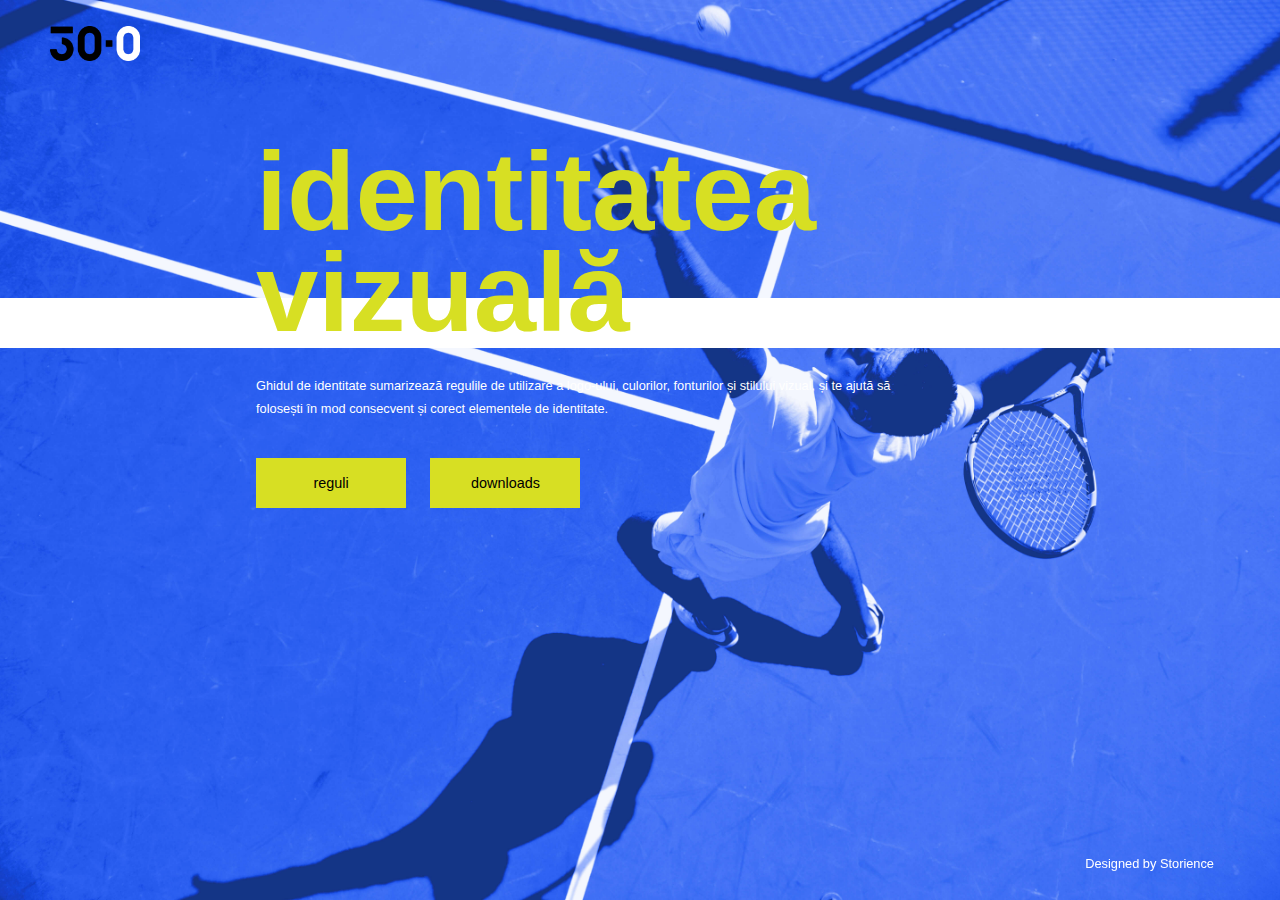
<file: index.html>
<!DOCTYPE html>
<html>
  <head>
    <title>Ghid de identitate vizuală pentru 30-0</title>
    <meta name="description" content="Ghidul de identitate conține regulile de utilizare a logo-ului, culorilor, fonturilor și stilului vizual, și te ajută să le folosești corect și consecvent.">
    <meta charset="utf-8" name="viewport" content="width=width; initial-scale=1.0; maximum-scale=1.0; user-scalable=0;" >
    <link rel="stylesheet" href="normalize.css">  
    <link rel="stylesheet" href="main2.css"> 
 
 
  </head>
  <body class="image-background">
 
        
         <div class="logo-index">
            <a href="http://30-0.ro" class="logo"><img src="img/Logo_30-0_on_blue.png" alt="redirect to 30-0 website" height="35" ></a>
         </div>
        
       
         <div id="wrapper-index">
              
           
                <section>
                    <div>
                      <h1>identitatea <br><br><br><br><br><br><br><br><br>vizuală</h1>
                     
                      
                      <p1>Ghidul de identitate sumarizează regulile de utilizare a logo-ului, culorilor, fonturilor și stilului vizual, și te ajută să folosești în mod consecvent și corect elementele de identitate.</p1>
                      
                      
                      <div class="nav">
                        <nav>
                          <ul>
                            <li><a href="ghid-reguli.html">reguli</a></li>
                            <li><a href="ghid-downloads.html">downloads</a></li>
                          </ul>
                        </nav>
                      </div>   
                    </div>
                </section>    
               
        </div>
    
    <footer-index><a href="http://www.storience.com/"><p>Designed by Storience</p></a></footer-index>
    

    
  </body>
</html>
</file>
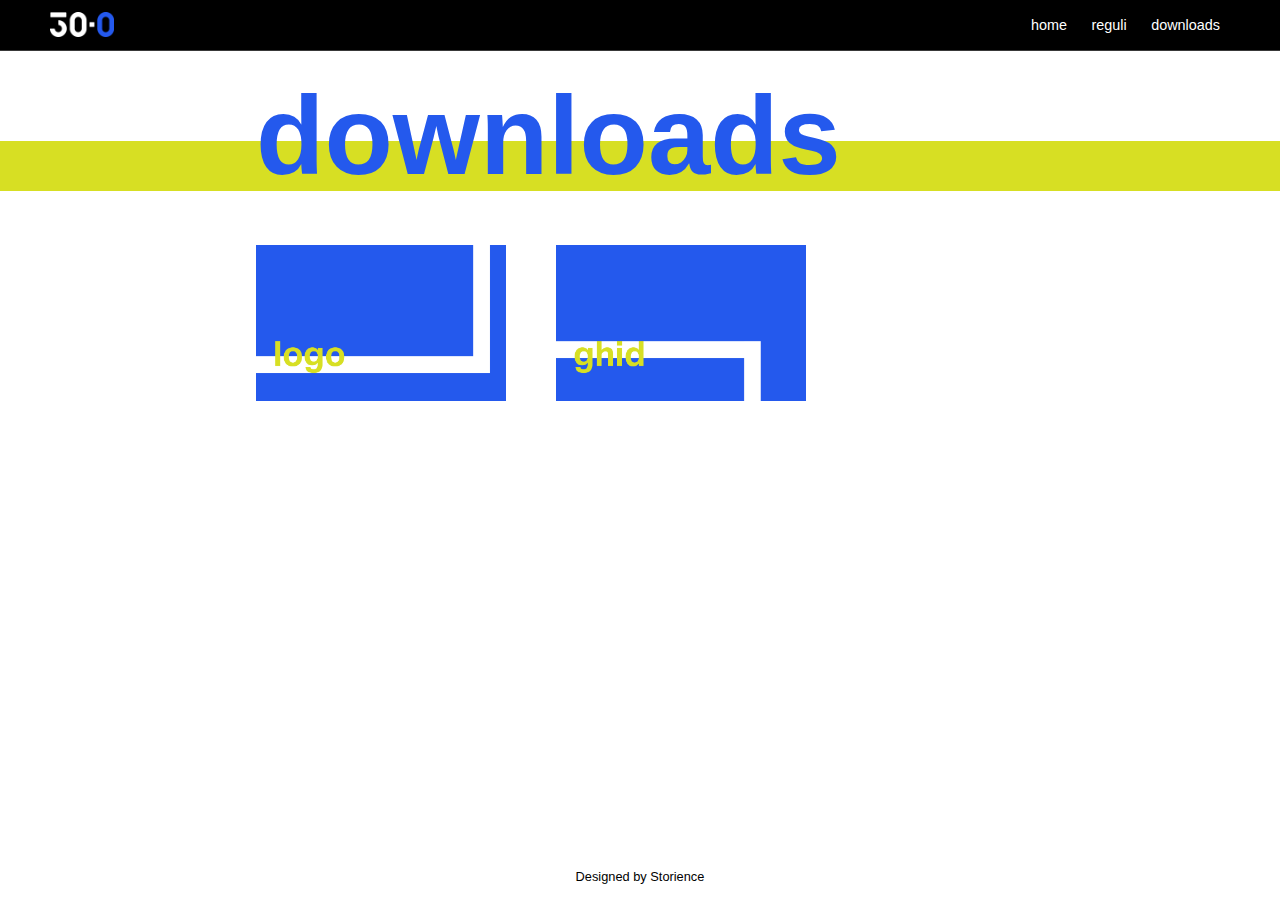
<file: ghid-downloads.html>
<!DOCTYPE html>
<html>
  <head>
    <title>Ghid de identitate vizuală pentru 30-0 | Downloads</title>
    <meta name="description" content="Ghidul de identitate conține regulile de utilizare a logo-ului, culorilor, fonturilor și stilului vizual, și te ajută să le folosești corect și consecvent.">    
    <meta charset="utf-8" name="viewport" content="width=width; initial-scale=1.0; maximum-scale=1.0; user-scalable=0;">
    <link rel="stylesheet" href="normalize.css">  
    <link rel="stylesheet" href="main2.css"> 
    

 
  </head>
  <body class="image-background2">
    
    
        <div class="all">
    
          
          
     <header>
        
         <div class="logo">
            <a href="http://30-0.ro" class="logo"><img src="img/Logo_30-0_on_black.png" alt="redirect to 30-0.ro website" height="25" ></a>
         </div>
        
                            
        <div id="header-nav">
          
            <ul>
              <li><a href="index.html">home</a></li>
              <li><a href="ghid-reguli.html">reguli</a></li>
              <li><a href="ghid-downloads.html">downloads</a></li>
            </ul>
    
        </div>   

       
    </header>
        
    
    <div id="wrapper-main2">
        

            

                <h1-main2>downloads</h1-main2>
     
      
            
                          
             <ul id="slide-thumb"> 

               
               <li class="thumb">
                   <a style="cursor: pointer;">
                     <img src="img/thumb_logo.png" onclick="window.open('img/30-0_pachet_logo.zip')" alt="Thumbnail logo"></a>

                </li>
         
         <li class="thumb">
                     <a style="cursor: pointer;">
                     <img src="img/thumb_ghid.png" onclick="window.open('img/30-0_ghid_de_identitate_vizuala.pdf')" alt="Ghid de identitate vizuală"></a>

                </li>         

               
              </ul>
                    <div class="force-overflow"></div>
       
        
                
                
            </div>

          <footer-downloads><a href="http://www.storience.com/"><p>Designed by Storience</p></a></footer-downloads>
          
          </div>

  </body>
</html>
</file>
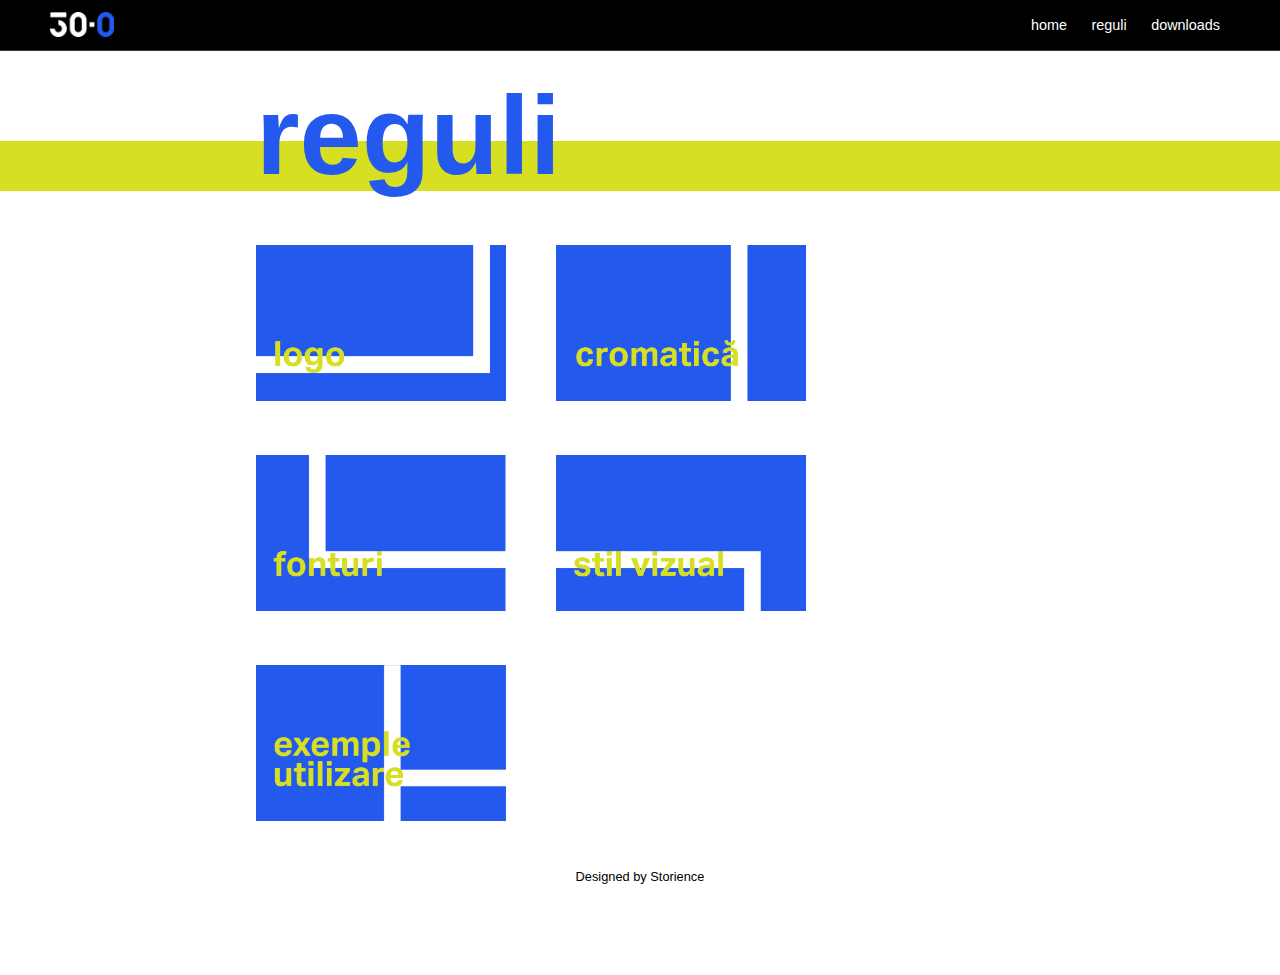
<file: ghid-reguli.html>
<!DOCTYPE html>
<html>
  <head>
    <title>Ghid de identitate vizuală pentru 30-0 | Reguli</title>
    <meta name="description" content="Ghidul de identitate conține regulile de utilizare a logo-ului, culorilor, fonturilor și stilului vizual, și te ajută să le folosești corect și consecvent.">    
    <meta charset="utf-8" name="viewport" content="width=width; initial-scale=1.0; maximum-scale=1.0; user-scalable=0;">
    <title> 30-0 Brand Book </title> 
    <link rel="stylesheet" href="normalize.css">  
    <link rel="stylesheet" href="main2.css"> 
    
      

 
  </head>
  <body class="image-background2">
     
    <div class="all">
    
    
    
    
    
    
    
    <header>
        
         <div class="logo">
            <a href="http://30-0.ro" class="logo"><img src="img/Logo_30-0_on_black.png" alt="redirect to 30-0.ro website" height="25" ></a>
         </div>
        
                       
        <div id="header-nav">
         
            <ul>
              <li><a href="index.html">home</a></li>
              <li><a href="ghid-reguli.html">reguli</a></li>
              <li><a href="ghid-downloads.html">downloads</a></li>
            </ul>
    
        </div>   



       
       
       
       
       
    </header>
        
    
    <div id="wrapper-main">
        

            

                <h1-main>reguli</h1-main>
     
      
   
                          
             <ul id="slide-thumb"> 

               
               <li class="thumb">
                   <a href="ghid.html#LOGO">
                     <img src="img/thumb_logo.png" alt="Thumbnail logo"></a>

                </li>
               <li class="thumb">
                   <a href="ghid.html#CROMATICA">
                     <img src="img/thumb_cromatica.png" alt="Thumbnail cromatică"></a>

                </li>               
               <li class="thumb">
                   <a href="ghid.html#FONTURI">
                     <img src="img/thumb_fonturi.png" alt="Thumbnail fonturi"></a>

                </li>                     
                <li class="thumb">
                   <a href="ghid.html#STIL-VIZUAL">
                     <img src="img/thumb_stil vizual.png" alt="Thumbnail stil vizual"></a>

                </li>                      
                <li class="thumb">
                   <a href="ghid.html#EXEMPLE">
                     <img src="img/thumb_exemple utilizare.png" alt="Thumbnail exemple de utilizare"></a>

                </li>                    
               
              </ul>
                    <div class="force-overflow"></div>
       
        
                
                
                
                
            </div>

        <footer-reguli><a href="http://www.storience.com/"><p>Designed by Storience</p></a></footer-reguli>

          </div>

  </body>
</html>
</file>
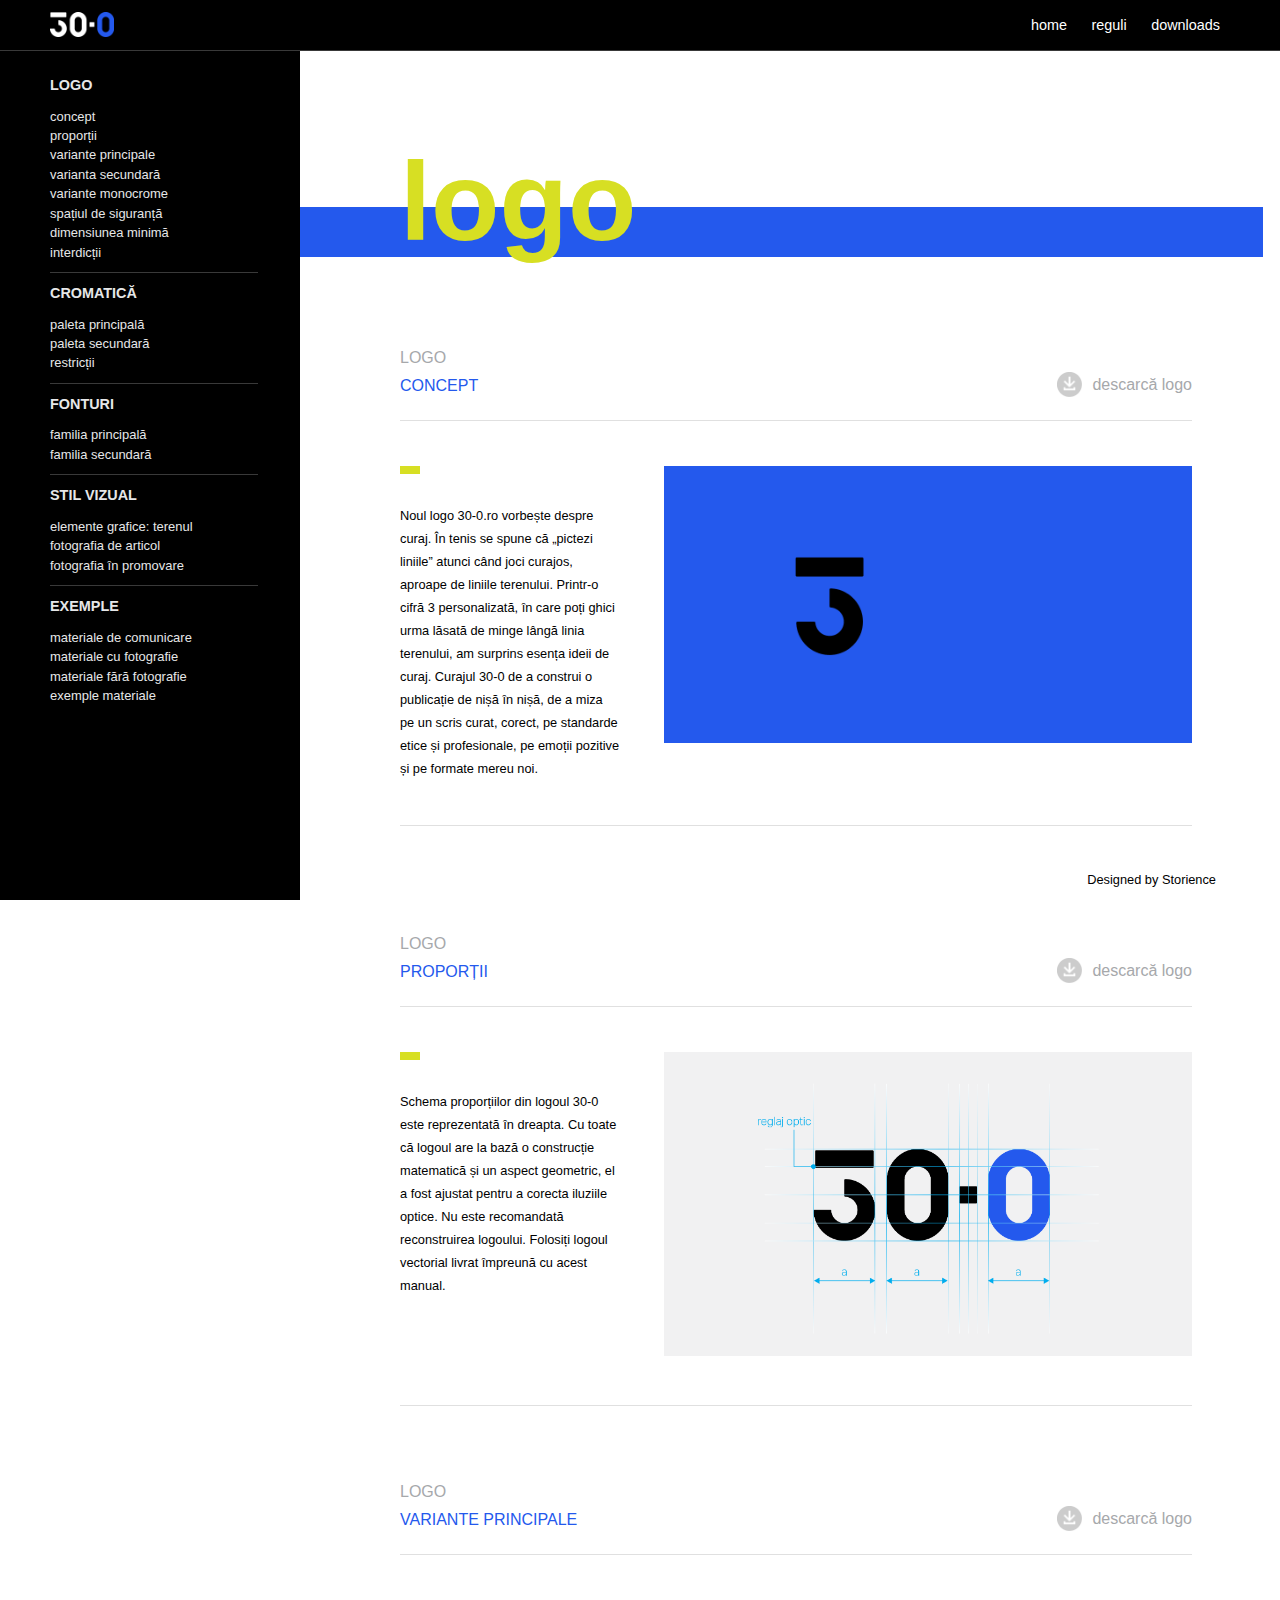
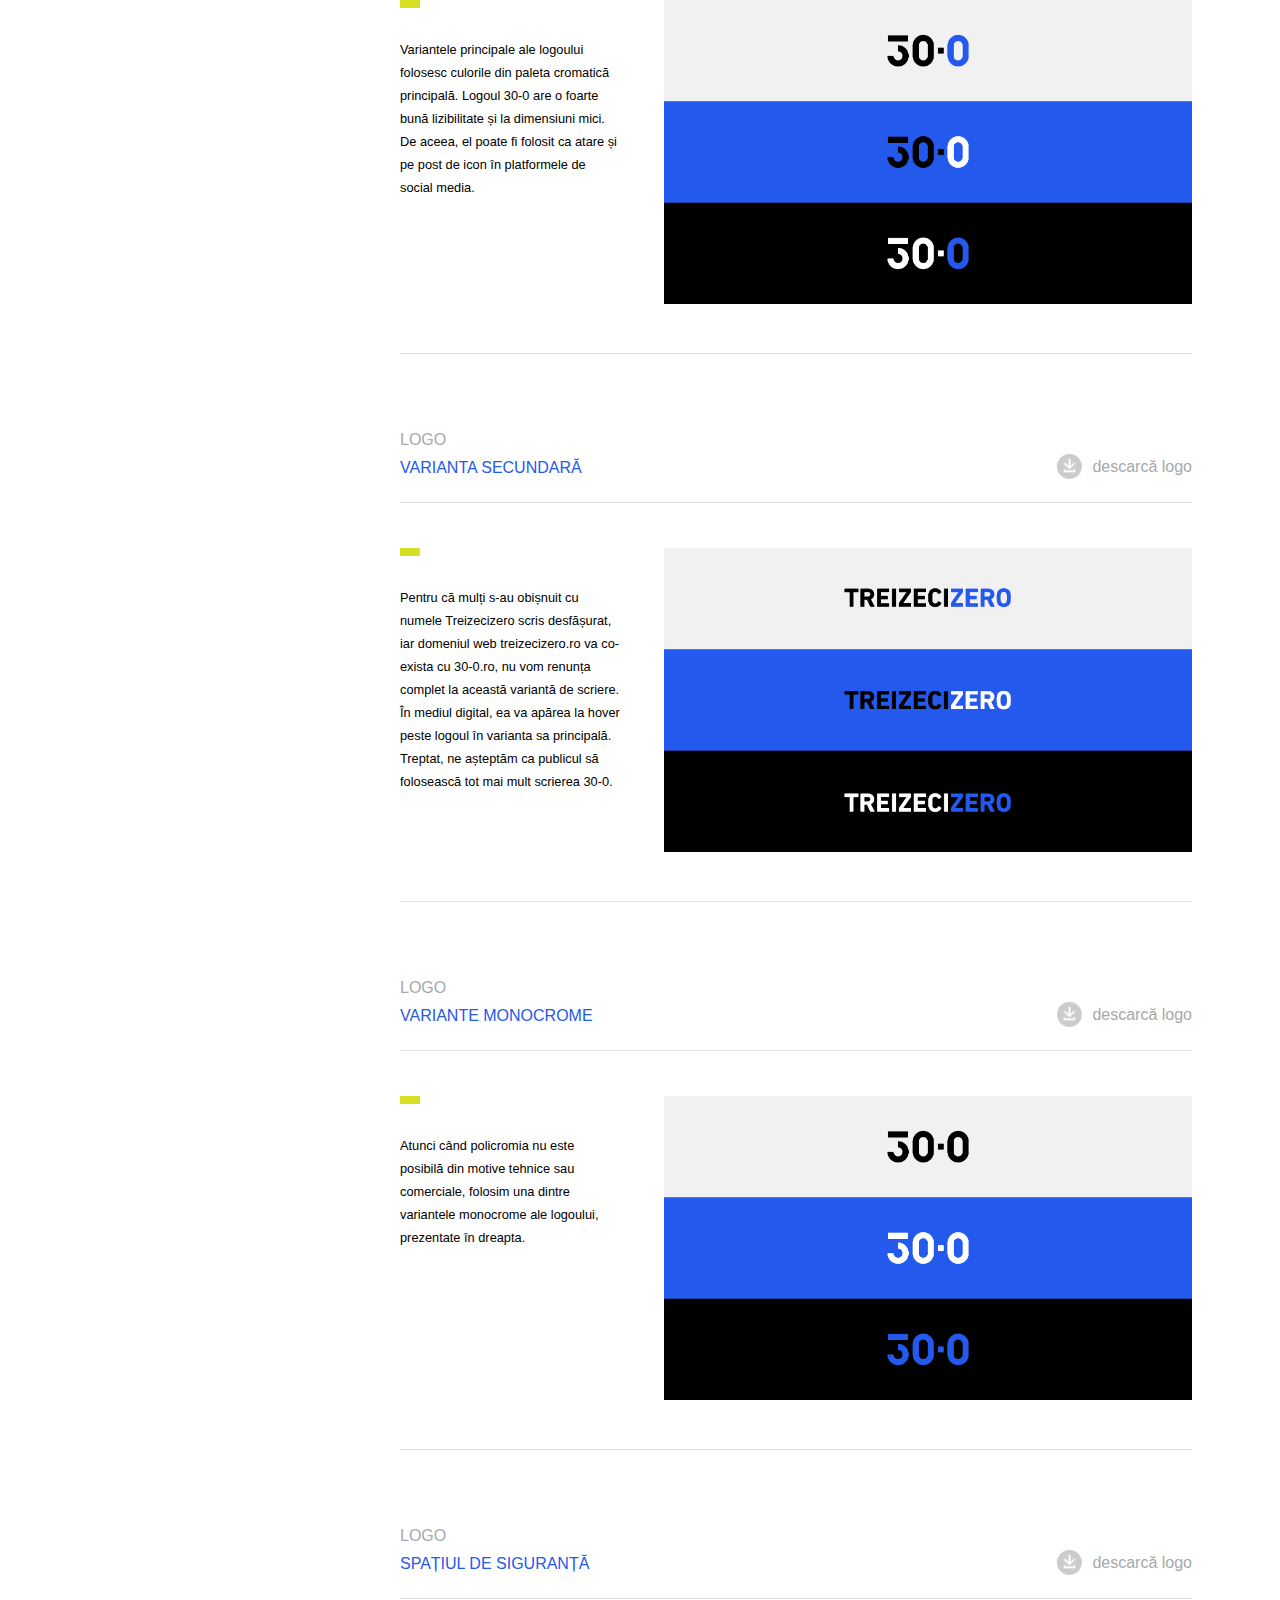
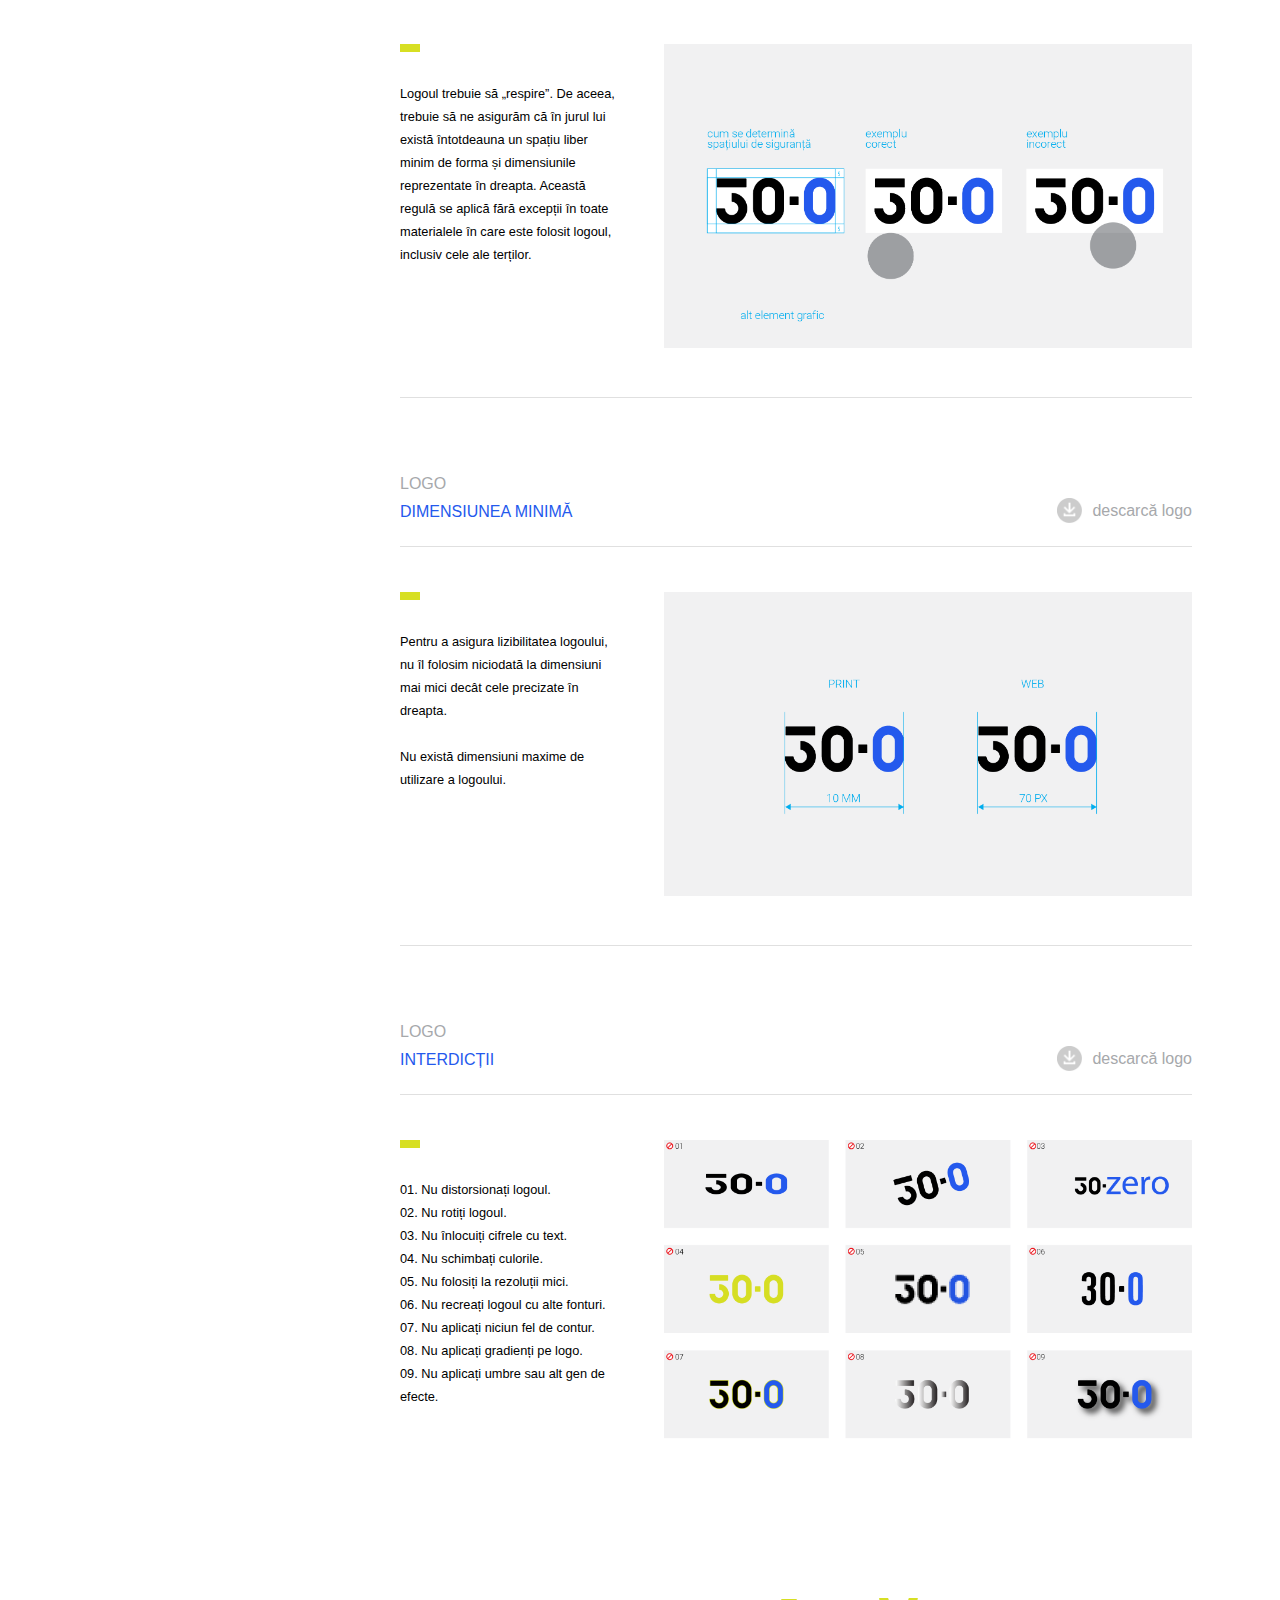
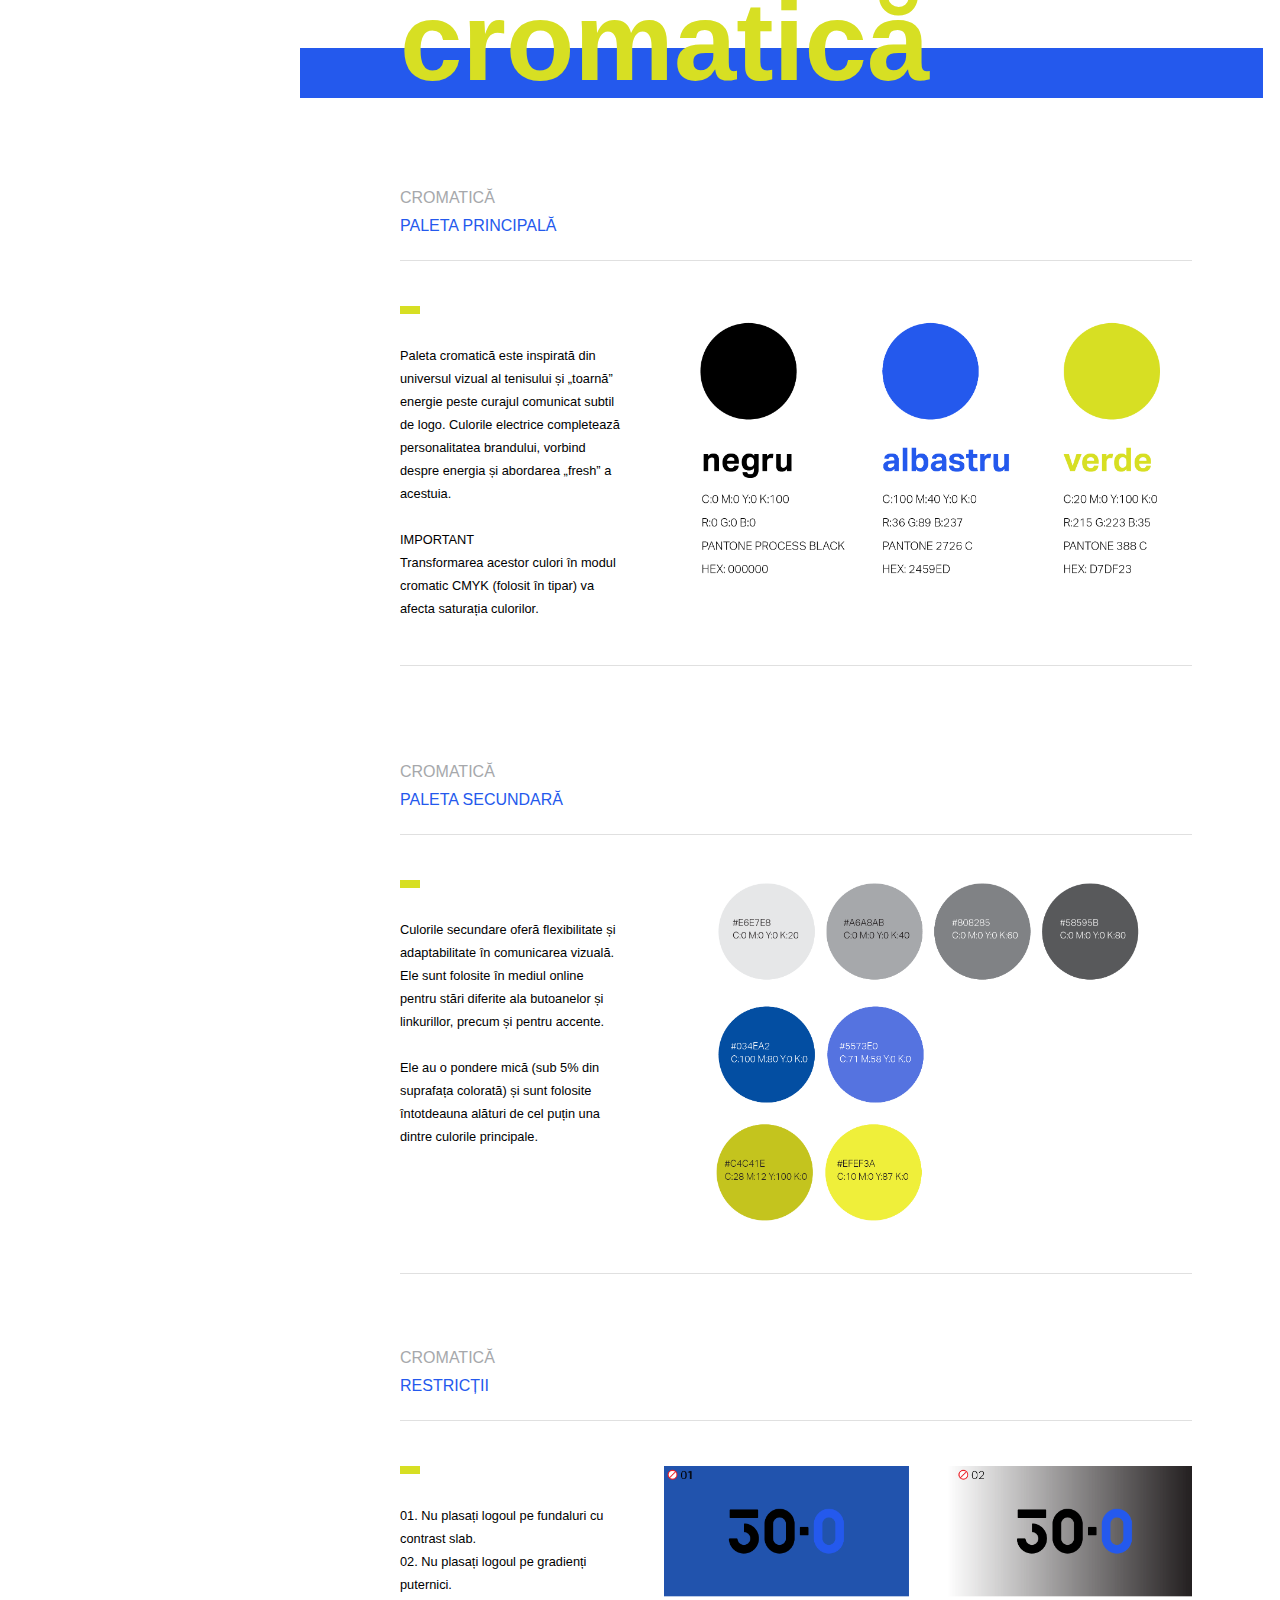
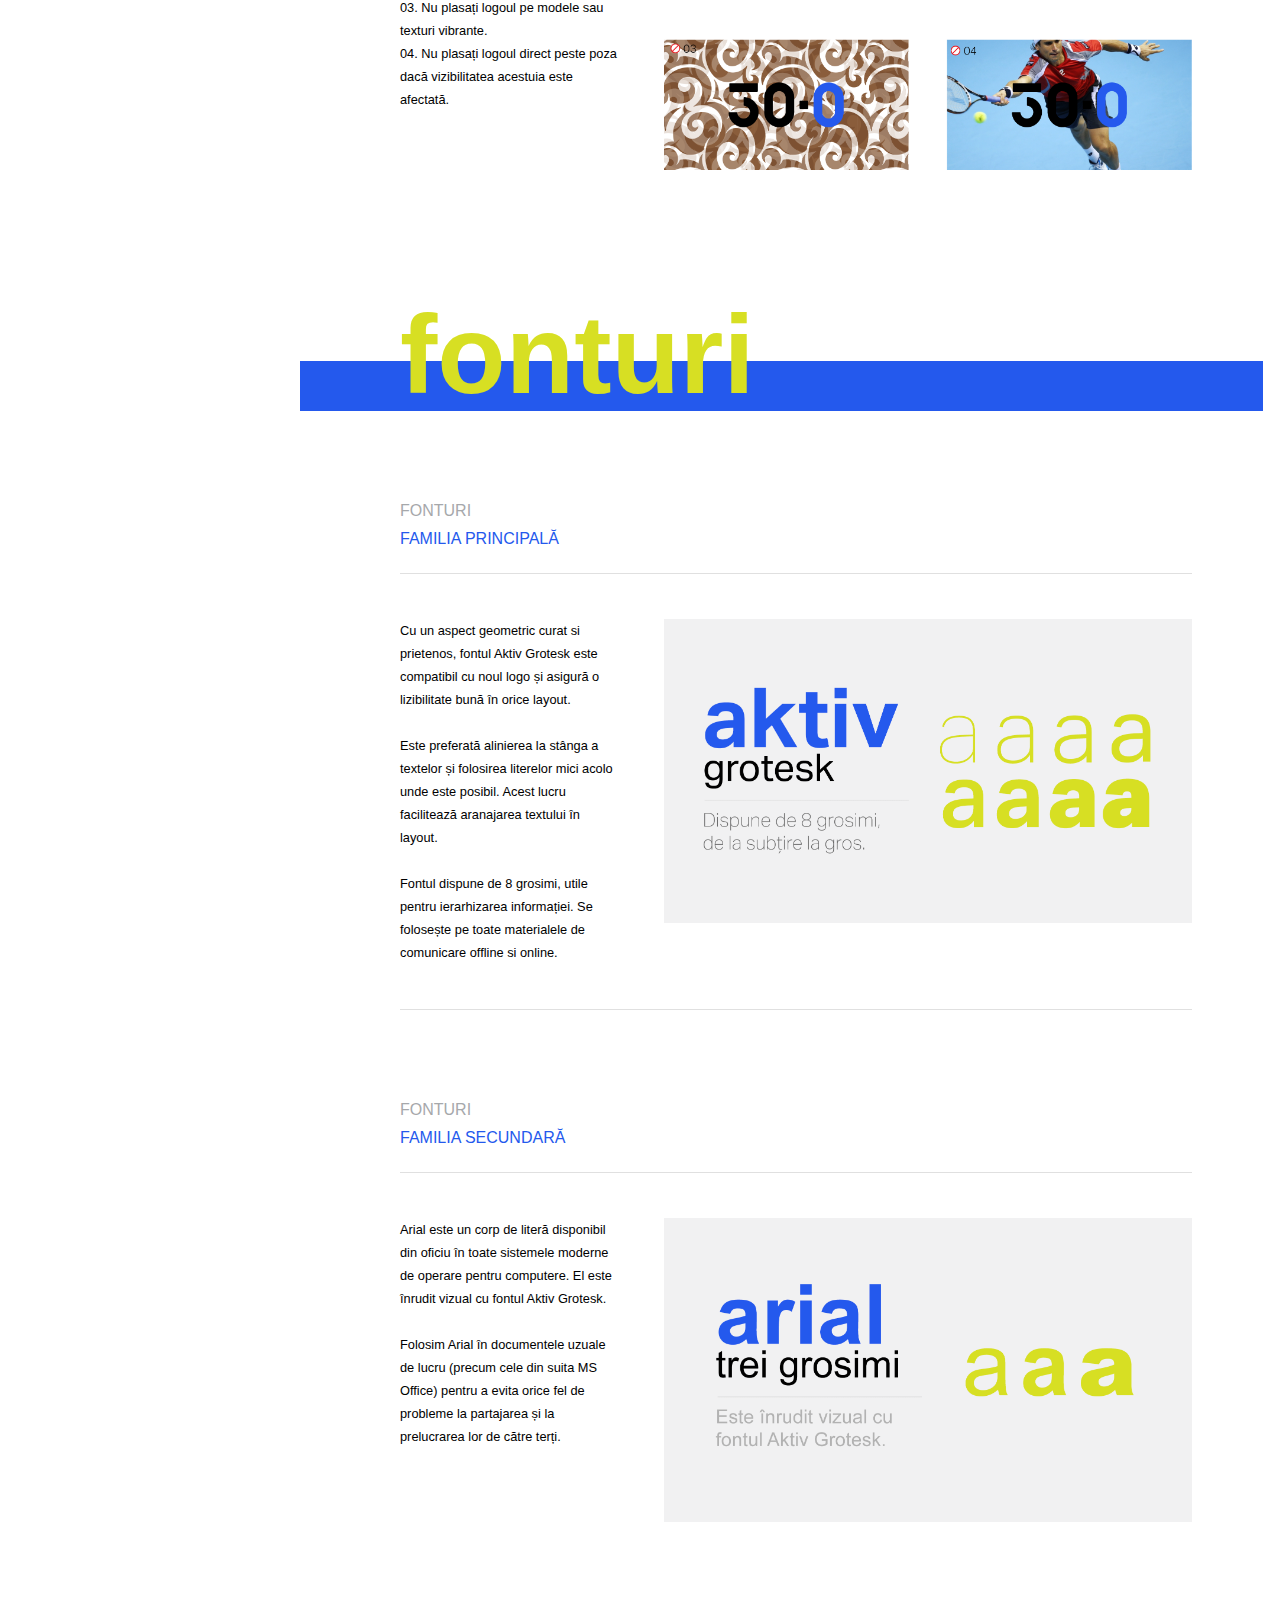
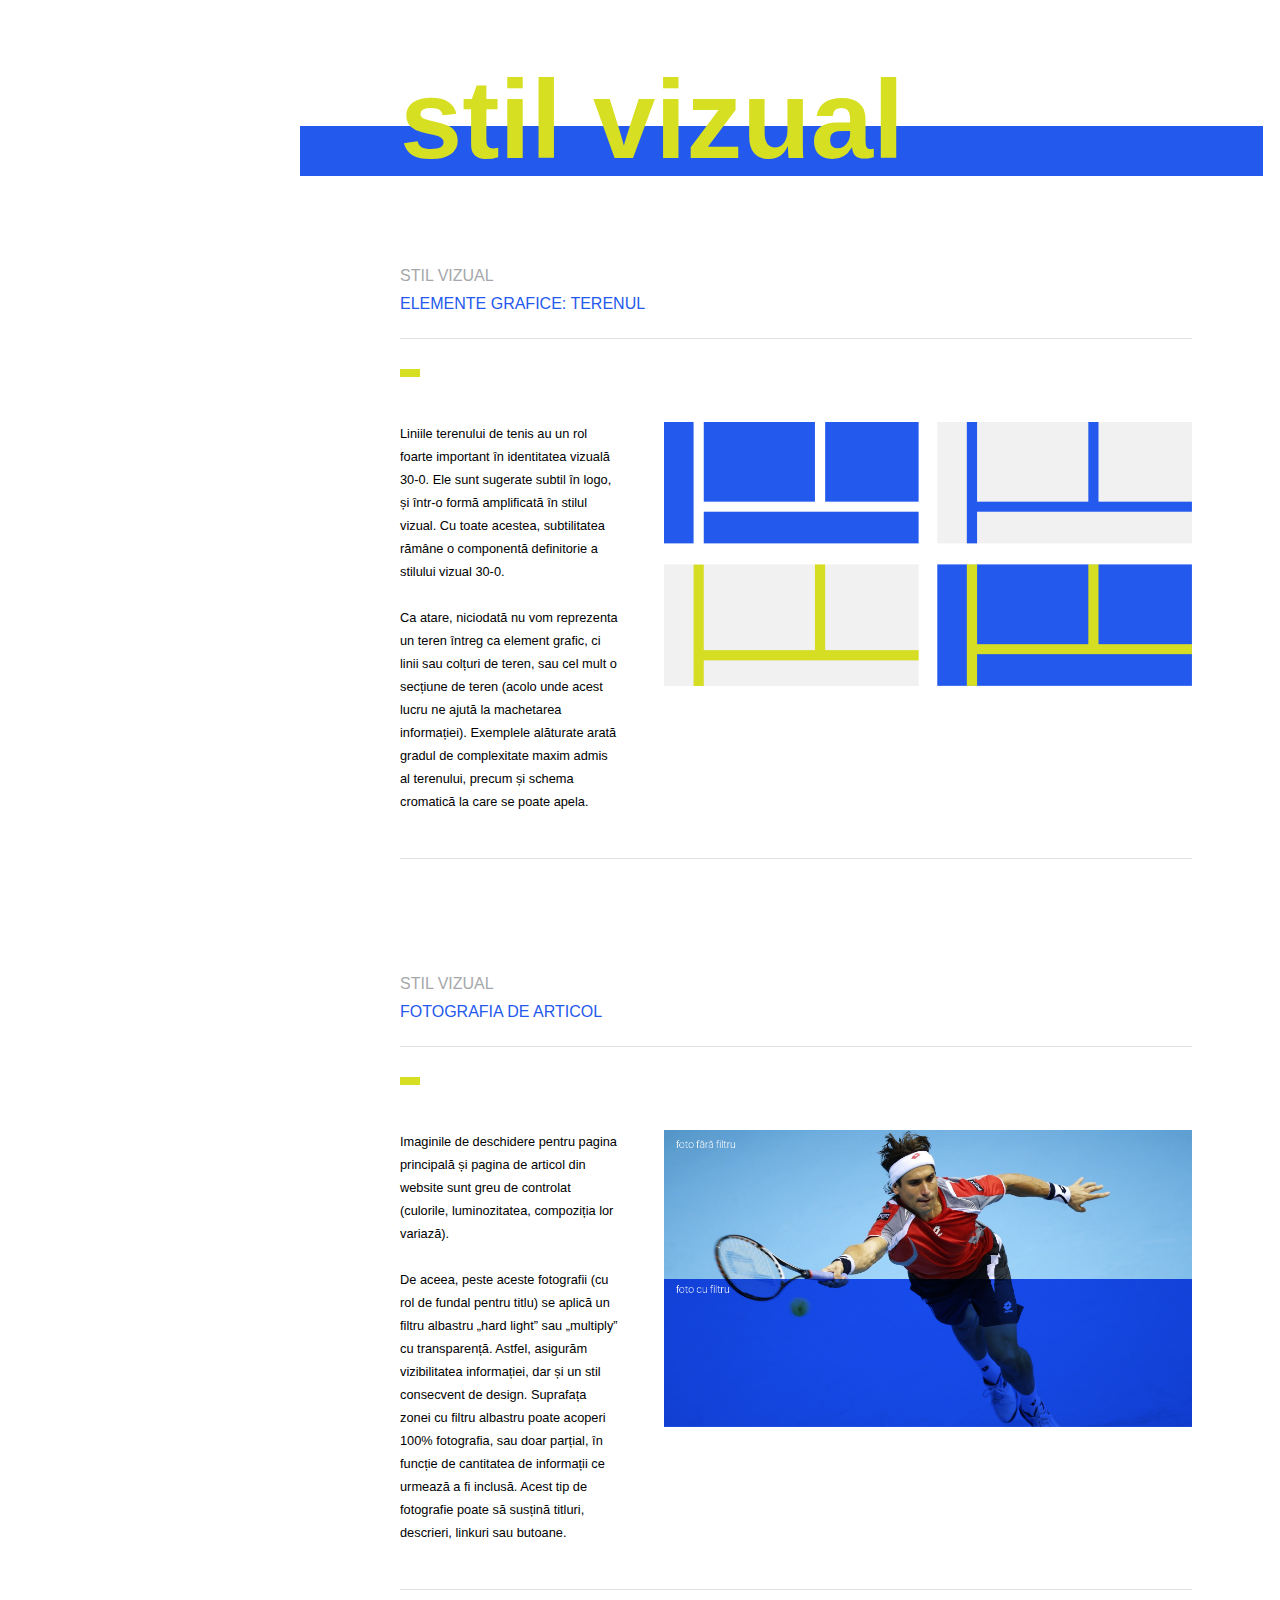
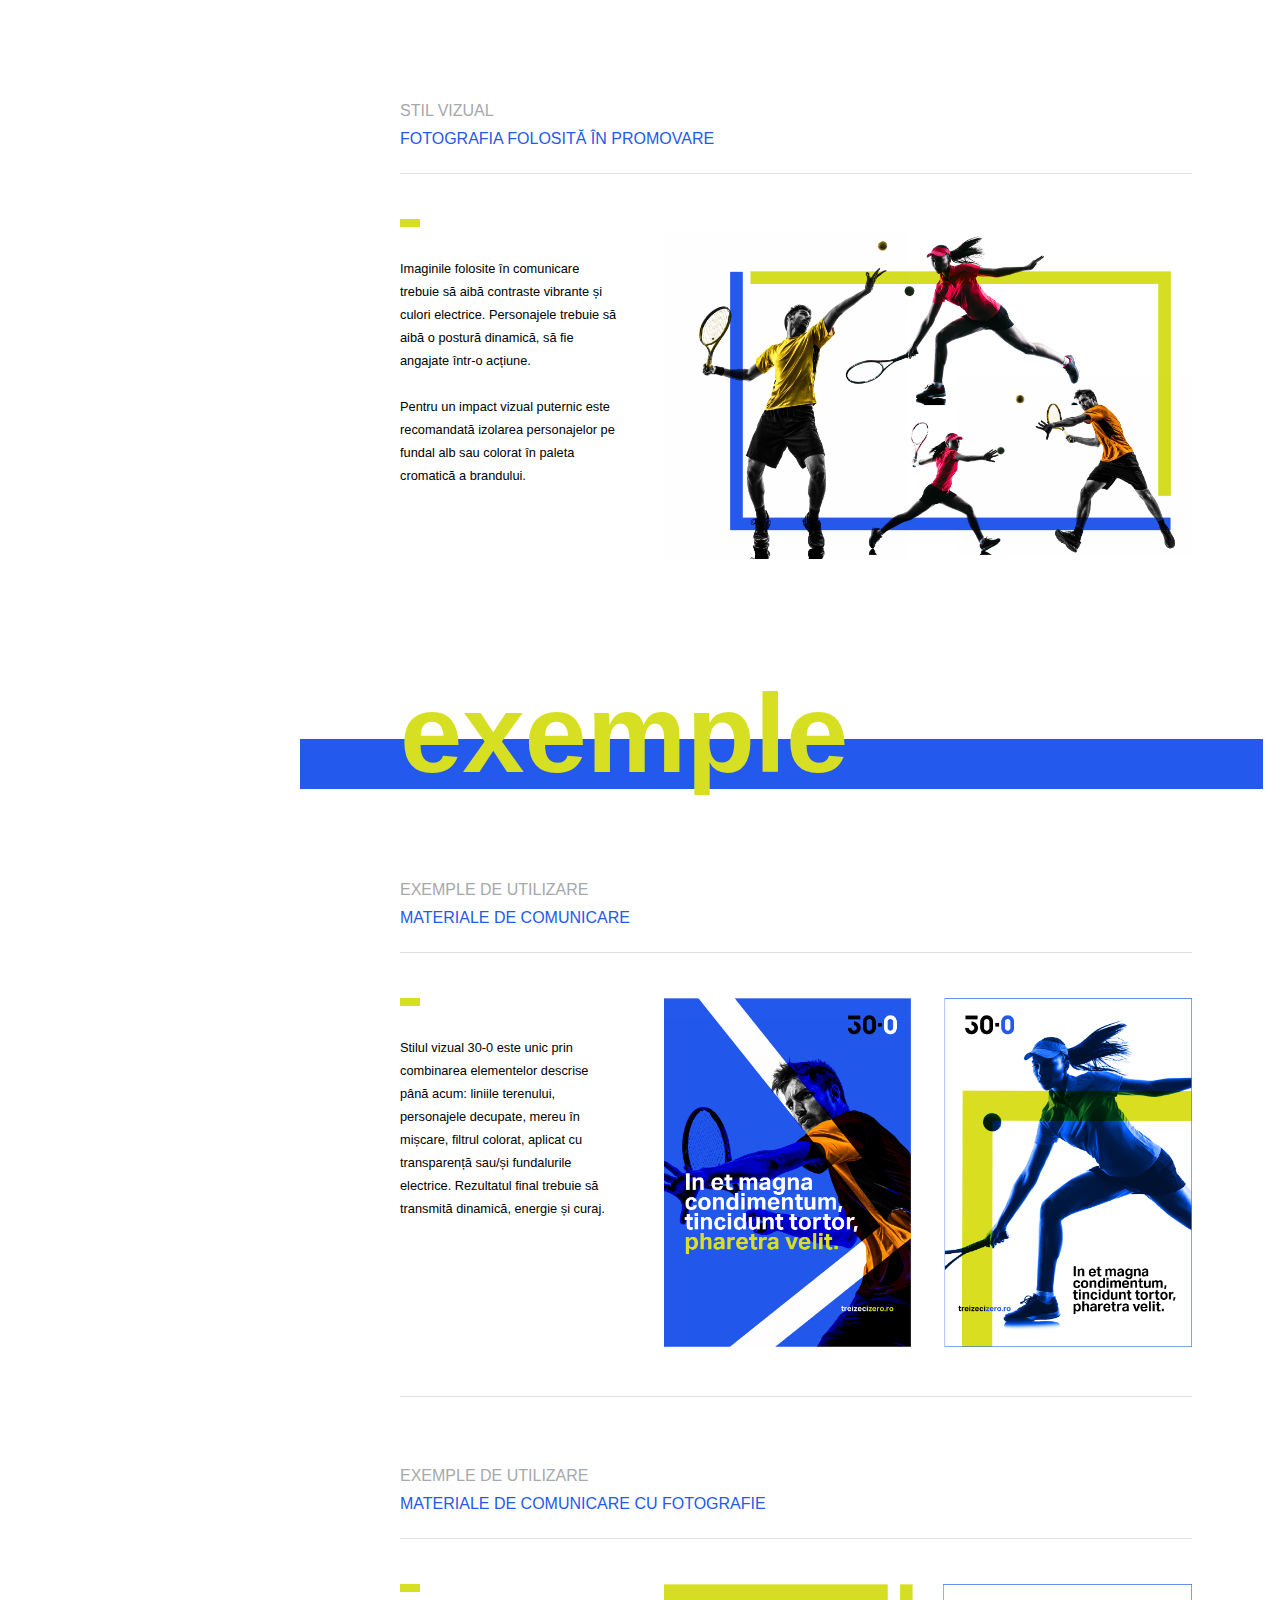
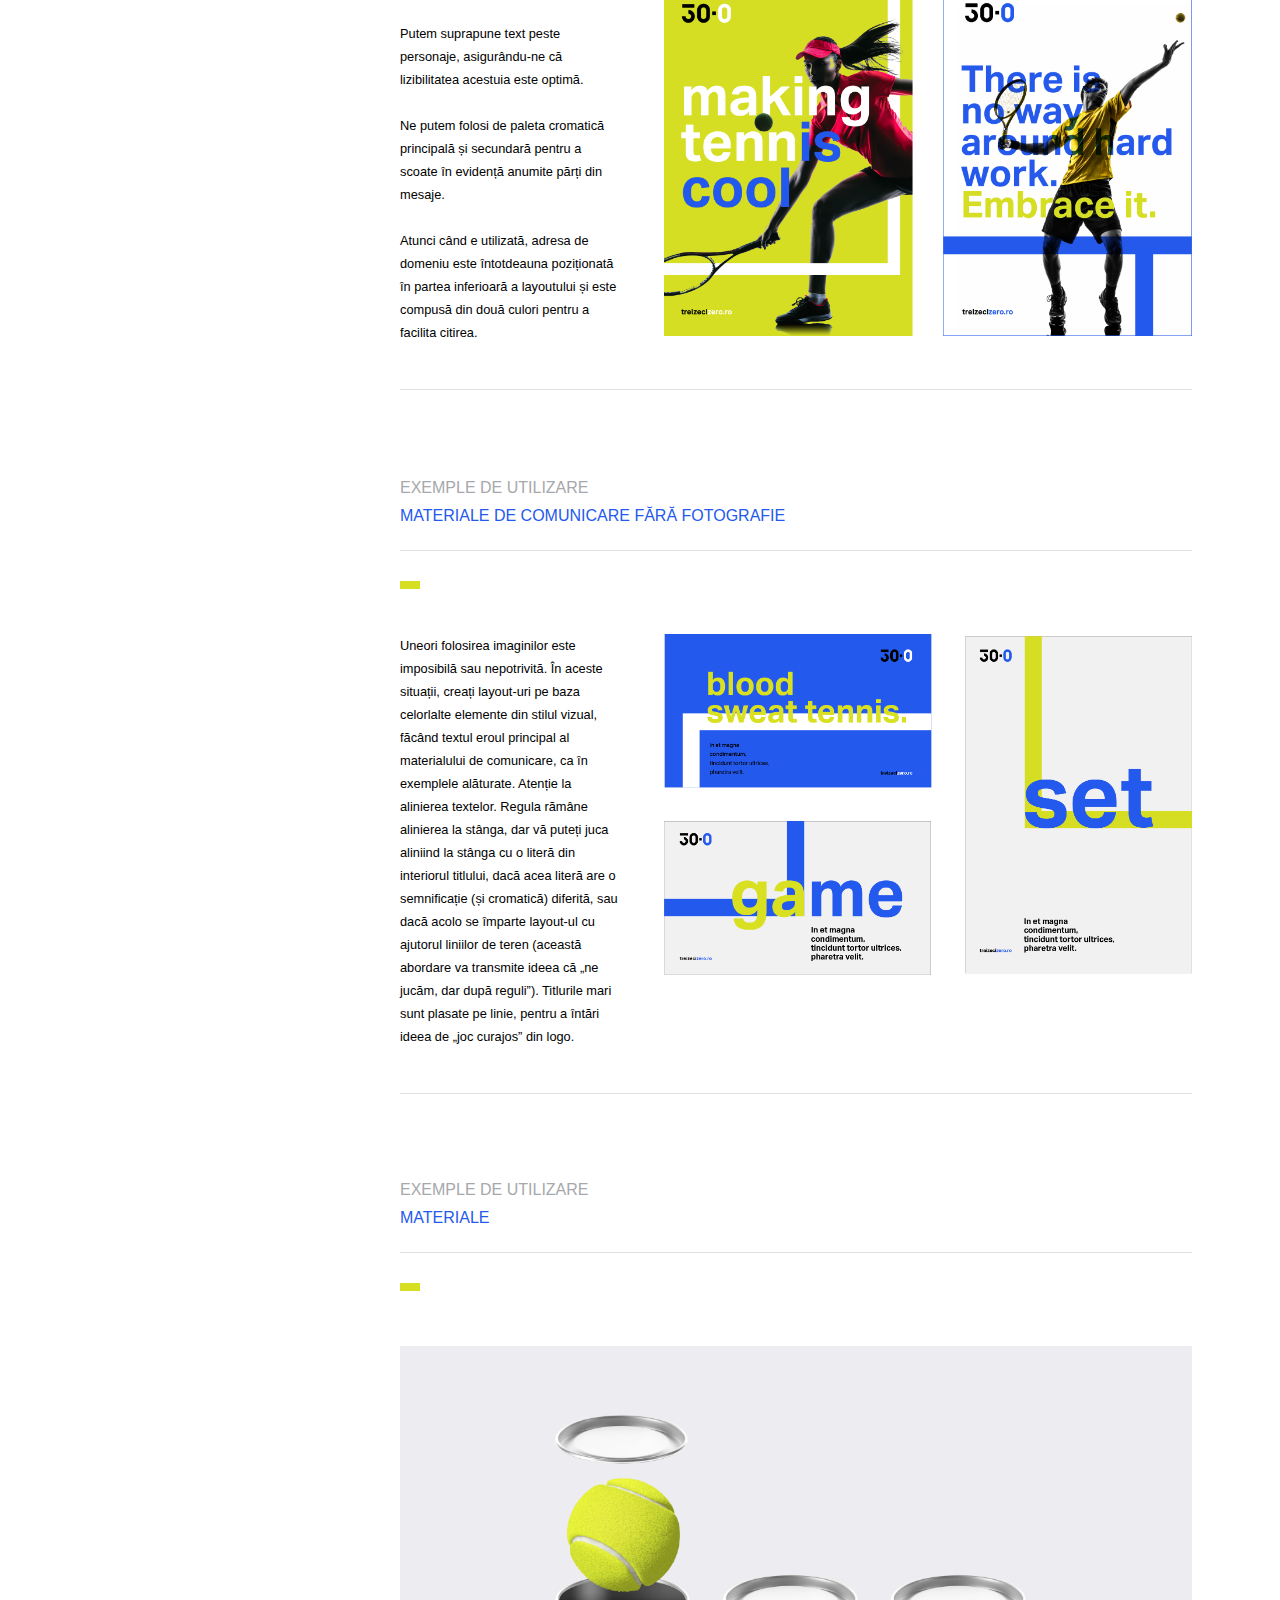
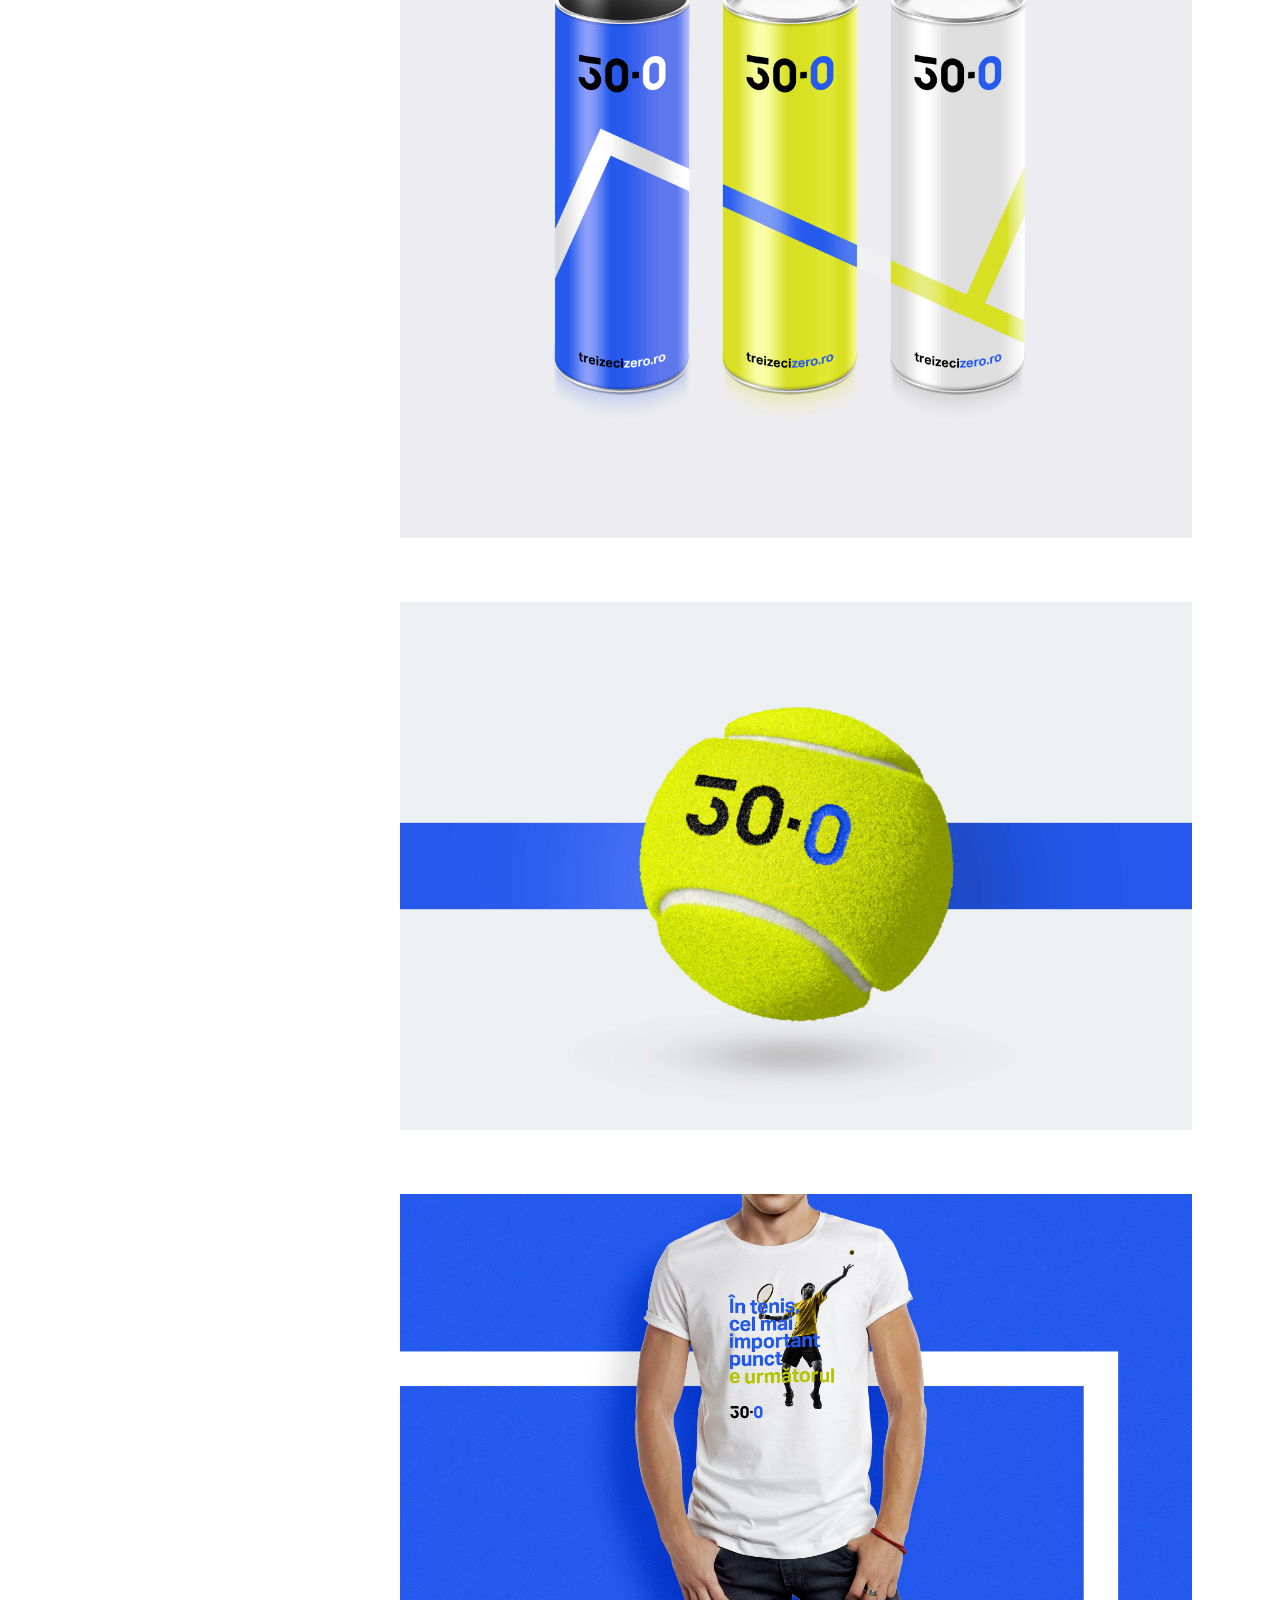
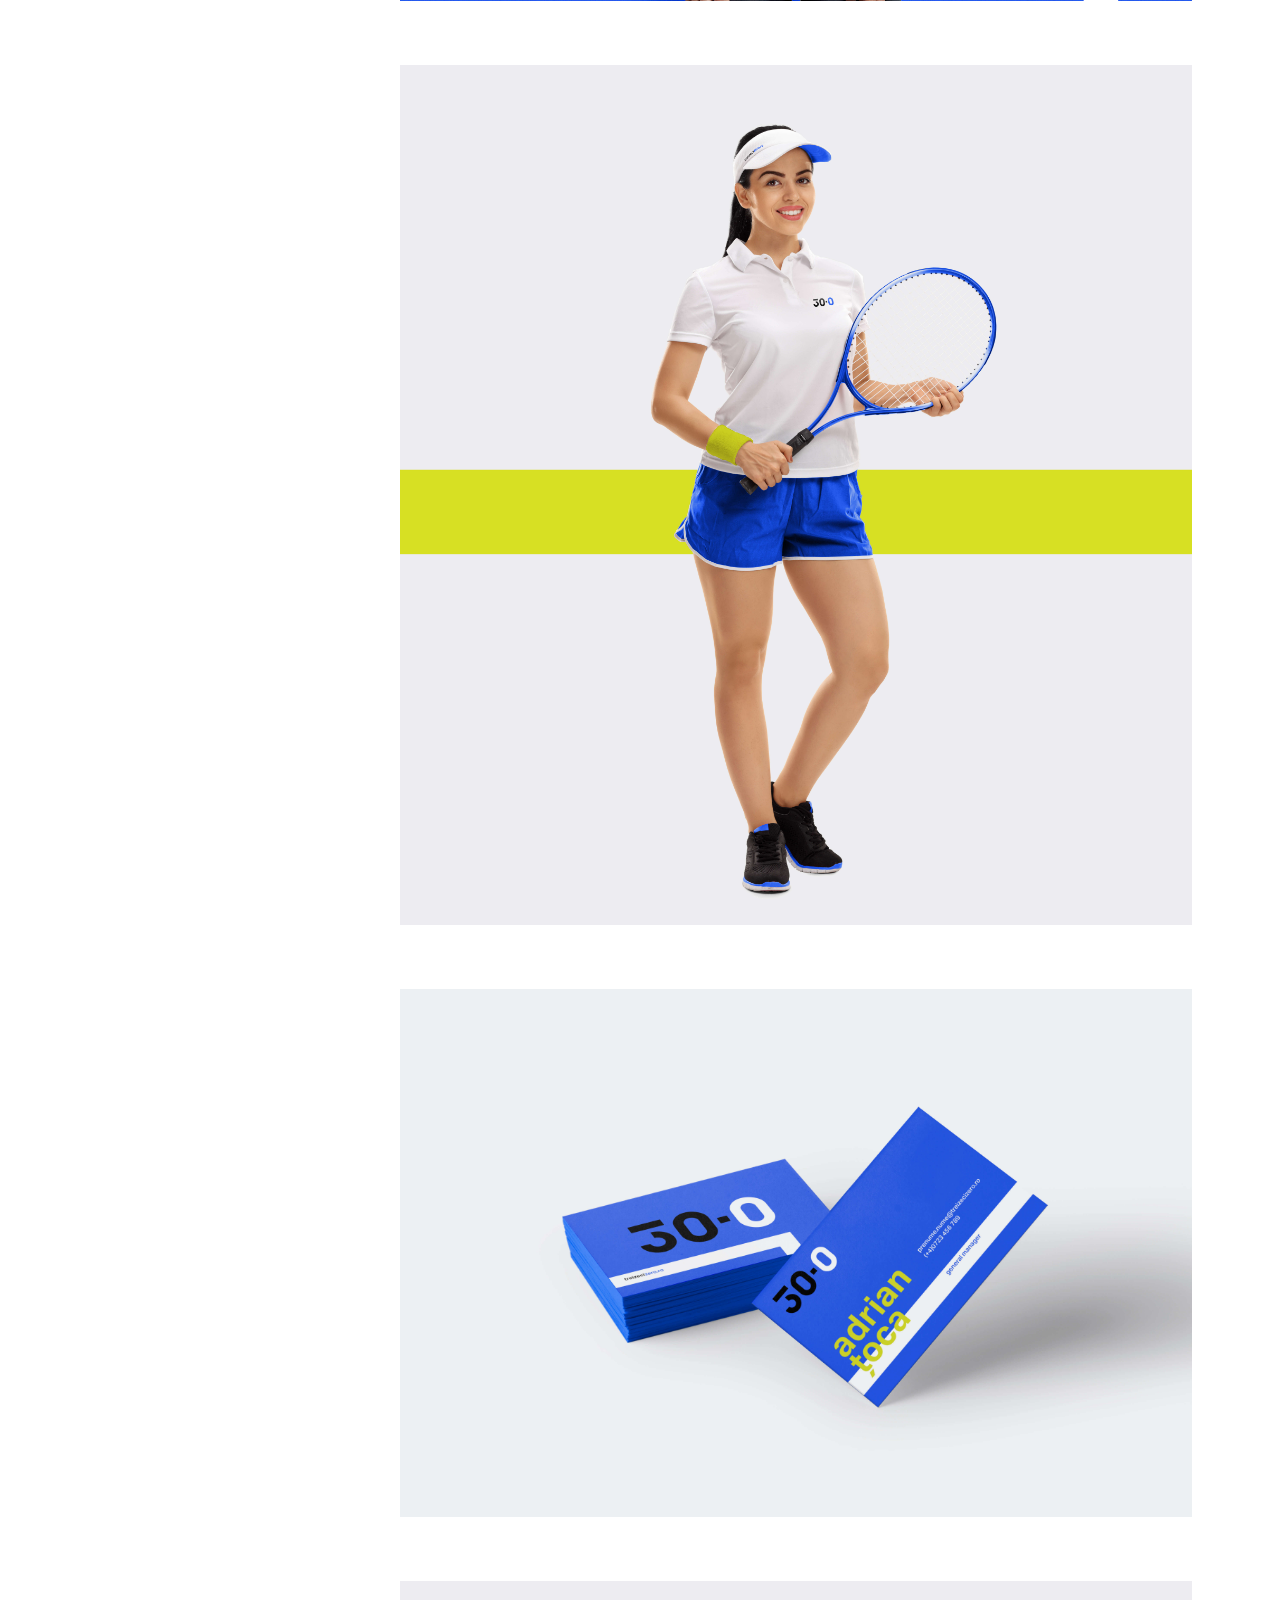
<file: ghid.html>
<!DOCTYPE html>
<html>
  <head>
    <title>Ghid de identitate vizuală pentru 30-0</title>
    <meta name="description" content="Ghidul de identitate conține regulile de utilizare a logo-ului, culorilor, fonturilor și stilului vizual, și te ajută să le folosești corect și consecvent.">
    <meta charset="utf-8" name="viewport" content="width=width, initial-scale=1.0; maximum-scale=1.0; user-scalable=0;">
    <link rel="stylesheet" href="normalize.css">  
    <link rel="stylesheet" href="main2.css"> 
  </head>
  
  <body class="image-white">
    <header>
      <div class="logo-sidebar">
      <a href="http://30-0.ro" class="logo"><img src="img/Logo_30-0_on_black.png" alt="redirect to 30-0.ro website" height="25" ></a>
      </div>    
  
      <div id="header-nav">
        <ul>
          <li><a href="index.html">home</a></li>
          <li><a href="ghid-reguli.html">reguli</a></li>
          <li><a href="ghid-downloads.html">downloads</a></li>
        </ul>
      </div>   
    </header> 
           
    <div id="wrapper">
       <div id="wrapper-sidebar">  
          <div id="navigation" class="scrollbar">
          
          <ul>

             <li class="list" href="#LOGO"><a href="#LOGO">LOGO</a></li>
           
                <li class="sublist" href="#concept"><a href="#concept">concept</a></li>
                <li class="sublist" href="#proportii"><a href="#proportii" >proporții</a></li>
                <li class="sublist" href="#variante-principale"><a href="#variante-principale">variante principale</a></li>
                <li class="sublist" href="#varianta-secundara"><a href="#varianta-secundara">varianta secundară</a></li>
                <li class="sublist" href="#variante-monocrome"><a href="#variante-monocrome">variante monocrome</a></li>
                <li class="sublist" href="#spatiul-de-siguranta"><a href="#spatiul-de-siguranta">spațiul de siguranță</a></li>
                <li class="sublist" href="#dimensiunea-minima"><a href="#dimensiunea-minima">dimensiunea minimă</a></li>
                <li class="sublist" href="#interdictii"><a href="#interdictii">interdicții</a></li>
            
            
            
               <div class="menu-line"></div>
            
            <li class="list" href="#CROMATICA"><a href="#CROMATICA">CROMATICĂ</a></li>
              
                <li class="sublist" href="#paleta-principala"><a href="#paleta-principala">paleta principală</a></li>
                <li class="sublist" href="#paleta-secundara"><a href="#paleta-secundara">paleta secundară</a></li>
                <li class="sublist" href="#restrictii"><a href="#restrictii">restricții</a></li>
             
            
                       
               <div class="menu-line"></div>
            
            
            
            <li class="list" href="#FONTURI"><a href="#FONTURI">FONTURI</a></li>
              
                <li class="sublist" href="#familia-principala"><a href="#familia-principala">familia principală</a></li>
                <li class="sublist" href="#familia-secundara"><a href="#familia-secundara">familia secundară </a></li>
                        
                       
               <div class="menu-line"></div>
            
            
            <li class="list" href="#STIL-VIZUAL"><a href="#STIL-VIZUAL">STIL VIZUAL</a></li>
          
                <li class="sublist" href="#elemente-grafice-terenul"><a href="#elemente-grafice-terenul">elemente grafice: terenul</a></li>
                <li class="sublist" href="#fotografia-de-articol"><a href="#fotografia-de-articol">fotografia de articol</a></li>

                <li class="sublist" href="#fotografia-folosita-in-promovare"><a href="#fotografia-folosita-in-promovare">fotografia în promovare</a></li>
            
            
               <div class="menu-line"></div>
            
            
            <li class="list" href="#EXEMPLE"><a href="#EXEMPLE">EXEMPLE</a></li>
              
                <li class="sublist" href="#materiale-de-comunicare"><a href="#materiale-de-comunicare">materiale de comunicare</a></li>
         
                <li class="sublist" href="#materiale-cu-fotografie"><a href="#materiale-cu-fotografie">materiale cu fotografie</a></li>
            
                <li class="sublist" href="#materiale-fara-fotografie"><a href="#materiale-fara-fotografie">materiale fără fotografie</a></li>  
            
               <li class="sublist" href="#exemple-materiale"><a href="#exemple-materiale">exemple materiale</a></li>   
            
            </ul> 
         </div> 
      </div>        
    </div>    

                
            

    <div id="sections">                   
      <div id="LOGO" class="section"  class="separator">               
        <div id="s-logo">
              <h1-logo>logo</h1-logo>                
           </div>
       </div>     

      
       <div id="concept" class="section">
              <div id="move">                
                 <div class="TOP">                 
 <div class="TOP-left">
              <p class="slide-title">LOGO</p>                
              <p class="slide-subtitle">CONCEPT</p>
                 </div>
                
                
                
                 <div class="TOP-right">
        <a href="img/30-0_pachet_logo.zip"><img src="img/buton download.png" alt="Descarcă pachet de logo-uri 30-0"> <p class="TOP-right">descarcă logo</p></a>           
                 </div>      
                   
          </div>       
                
               
            <div class="black-line"></div>                                       
             <ul id="slide"> 
              <li class="left">
                            
                
                <div class="yellow-line"></div>
                <p> Noul logo 30-0.ro vorbește despre curaj.
În tenis se spune că „pictezi liniile” atunci când joci curajos, aproape de liniile terenului. Printr-o cifră 3 personalizată, în care poți ghici urma lăsată de minge lângă linia terenului, am surprins esența ideii de curaj. Curajul 30-0 de a construi o publicație de nișă în nișă, de a miza pe un scris curat, corect, pe standarde etice și profesionale, pe emoții pozitive și pe formate mereu noi.</p>
              </li>
        
               <li class="right">
                 <a href="img/animatie.gif"><img src="img/animatie.gif" alt="Logo animat 30-0"></a>
              </li>            

              </ul>
           
    
            <div class="end-line"></div> 
         </div>      
        </div>   
     
  
      <div id="proportii" class="section">
        <div id="move">
          <div class="TOP"> 
            <div class="TOP-left">  
 
              <p class="slide-title">LOGO</p>
              <p class="slide-subtitle">PROPORȚII</p>
            </div>
                
            <div class="TOP-right">
              <a href="img/30-0_pachet_logo.zip"><img src="img/buton download.png" alt="Descarcă pachet de logo-uri 30-0"> <p class="TOP-right">descarcă logo</p></a>               
            </div>       
          </div>    
        
            <div class="black-line"></div>
            <ul id="slide"> 
            <li class="left">
                  
              <div class="yellow-line"></div>
              <p> Schema proporțiilor din logoul 30-0 este reprezentată în dreapta. Cu toate că logoul are la bază o construcție matematică și un aspect geometric, el a fost ajustat pentru a corecta iluziile optice. Nu este recomandată reconstruirea logoului. Folosiți logoul vectorial livrat împreună cu acest manual.</p>
              </li>
        
               <li class="right">
                 <a href="img/logo_proportii3.png"><img src="img/logo_proportii3.png" alt="Proporțiile logo-ului 30-0"></a>
              </li>
            </ul>
                 
           <div class="end-line"></div>
         </div>
       </div>
         
        
       <div id="variante-principale" class="section">
         <div id="move">     
                 
           <div class="TOP"> 
             <div class="TOP-left">  
         
              <p class="slide-title">LOGO</p>
              <p class="slide-subtitle">VARIANTE PRINCIPALE</p>        
           
           </div>
                
                
                
             <div class="TOP-right">
          <a href="img/30-0_pachet_logo.zip"><img src="img/buton download.png" alt="Descarcă pachet de logo-uri 30-0"> <p class="TOP-right">descarcă logo</p></a>               
                   
             </div>       
          </div>    
        
           
           
          <div class="black-line"></div>
            
           <ul id="slide"> 
            <li class="left">
                
              <div class="yellow-line"></div>
              <p> Variantele principale ale logoului folosesc culorile din paleta cromatică principală. Logoul 30-0 are o foarte bună lizibilitate și la dimensiuni mici. De aceea, el poate fi folosit ca atare și pe post de icon în platformele de social media.</p>
              </li>
        
               <li class="right">
                 <a href="img/logo_variante-principale.png"><img src="img/logo_variante-principale.png" alt="Variantele principale ale logo-ului 30-0"></a>
              </li>
              </ul>
       
           <div class="end-line"></div>
         </div>      
       </div>      
      
      
       <div id="varianta-secundara" class="section">
         <div id="move">         
           <div class="TOP"> 
              <div class="TOP-left">           
                <p class="slide-title">LOGO</p>
                <p class="slide-subtitle">VARIANTA SECUNDARĂ</p>
     
           </div>
                
           <div class="TOP-right">
             <a href="img/30-0_pachet_logo.zip"><img src="img/buton download.png" alt="Descarcă pachet de logo-uri 30-0"> <p class="TOP-right">descarcă logo</p></a>               
           </div>       
         </div>    
        
           
         <div class="black-line"></div>        
                          
             <ul id="slide"> 
              <li class="left">
                <div class="yellow-line"></div>
                <p> Pentru că mulți s-au obișnuit cu numele Treizecizero scris desfășurat, iar domeniul web treizecizero.ro va co-exista cu 30-0.ro, nu vom renunța complet la această variantă de scriere. În mediul digital, ea va apărea la hover peste logoul în varianta sa principală. Treptat, ne așteptăm ca publicul să folosească tot mai mult scrierea 30-0.</p>
              </li>
        
               <li class="right">
                 <a href="img/logo_varianta-secundara.png"><img src="img/logo_varianta-secundara.png" alt="Varianta secundară a logo-ului 30-0"></a>
              </li>
              </ul>
       
           <div class="end-line"></div>
         </div>            
       </div>  

      
       <div id="variante-monocrome" class="section">
         <div id="move">
           <div class="TOP"> 
             <div class="TOP-left">  
               <p class="slide-title">LOGO</p>
               <p class="slide-subtitle">VARIANTE MONOCROME</p>
             </div>
                
             <div class="TOP-right">
              <a href="img/30-0_pachet_logo.zip"><img src="img/buton download.png" alt="Descarcă pachet de logo-uri 30-0"> <p class="TOP-right">descarcă logo</p></a>                          </div>    
           </div>    
        
           
           <div class="black-line"></div>
           
             <ul id="slide"> 
              <li class="left">
                
                <div class="yellow-line"></div>
                <p> Atunci când policromia nu este posibilă din motive tehnice sau comerciale, folosim una dintre variantele monocrome ale logoului, prezentate în dreapta.</p>
              </li>
        
              <li class="right">
                 <a href="img/logo_variante-monocrome.png"><img src="img/logo_variante-monocrome.png" alt="Variantele monocrome ale logo-ului 30-0"></a>
              </li>
              </ul>
       
            <div class="end-line"></div>
          </div>          
        </div>   
               
      
      <div id="spatiul-de-siguranta" class="section">
        <div id="move">
          <div class="TOP"> 
            <div class="TOP-left">  
              <p class="slide-title">LOGO</p>
              <p class="slide-subtitle">SPAȚIUL DE SIGURANȚĂ</p>
            </div>
                
            <div class="TOP-right">
              <a href="img/30-0_pachet_logo.zip"><img src="img/buton download.png" alt="Descarcă pachet de logo-uri 30-0"> <p class="TOP-right">descarcă logo</p></a>               
            </div>       
          </div>    
                
           <div class="black-line"></div>              
             <ul id="slide"> 
              <li class="left">
                
                <div class="yellow-line"></div>
                <p> Logoul trebuie să „respire”. De aceea, trebuie să ne asigurăm că în jurul lui există întotdeauna un spațiu liber minim de forma și dimensiunile reprezentate în dreapta. Această regulă se aplică fără excepții în toate materialele în care este folosit logoul, inclusiv cele ale terților.</p>
              </li>
        
              <li class="right">
                 <a href="img/logo_spatiul-de-siguranta.png"><img src="img/logo_spatiul-de-siguranta.png" alt="Spațiul de siguranță în jurul logo-ului 30-0"></a>
              </li>
              </ul>
       
           <div class="end-line"></div>
         </div>            
       </div>            
      
        
       <div id="dimensiunea-minima" class="section">
         <div id="move"> 
           <div class="TOP"> 
             <div class="TOP-left">  
               
              <p class="slide-title">LOGO</p>
              <p class="slide-subtitle">DIMENSIUNEA MINIMĂ</p>
   
             </div>
                
             <div class="TOP-right">
               <a href="img/30-0_pachet_logo.zip"><img src="img/buton download.png" alt="Descarcă pachet de logo-uri 30-0"> <p class="TOP-right">descarcă logo</p></a>               
             </div>                  
          
          </div>           
                
          <div class="black-line"></div>            
                       
             <ul id="slide"> 
              <li class="left">              
                                
                <div class="yellow-line"></div>
                <p>Pentru a asigura lizibilitatea logoului, nu îl folosim niciodată la dimensiuni mai mici decât cele precizate în dreapta.<br><br>
              
              Nu există dimensiuni maxime de utilizare a logoului.</p>
              </li>
        
              <li class="right">
                <a href="img/logo_dimensiunea-minima2.png"><img src="img/logo_dimensiunea-minima2.png" alt="Dimensiunea minimă a logo-ului 30-0"></a>
              </li>
              </ul>
                    
             <div class="end-line"></div>
          </div>
        </div>
      
        <div id="interdictii" class="section">
          <div id="move">
 
            <div class="TOP"> 
              <div class="TOP-left">         
         
                <p class="slide-title">LOGO</p>
                <p class="slide-subtitle">INTERDICȚII</p>
              </div>
                    
              <div class="TOP-right">
                <a href="img/30-0_pachet_logo.zip"><img src="img/buton download.png" alt="Descarcă pachet de logo-uri 30-0"> <p class="TOP-right">descarcă logo</p></a>               
              </div>       
            </div>           
                
          <div class="black-line"></div>
            
            <ul id="slide"> 
              <li class="left">
              
                
                
              <div class="yellow-line"></div>
               
               <p> 01. Nu distorsionați logoul. <br>
 02. Nu rotiți logoul. <br>
03. Nu înlocuiți cifrele cu text. <br>
  04. Nu schimbați culorile. <br>
 05. Nu folosiți la rezoluții mici. <br>
06. Nu recreați logoul cu alte fonturi. <br>
  07. Nu aplicați niciun fel de contur. <br>
 08. Nu aplicați gradienți pe logo.<br>
 09. Nu aplicați umbre sau alt gen de efecte.</p>
              
             
               <li class="right">
                 <a href="img/logo_interdictii3.png"><img src="img/logo_interdictii3.png" alt="Interdicții de utilizare a logo-ului 30-0"></a>
               </li>
            </ul>               
          </div>  
        </div>
      
      
      
        <div id="CROMATICA" class="section"  class="separator">
           
          <div id="s-cromatica">
              <h1-cromatica>cromatică</h1-cromatica>     
          </div>      
      
        </div>    
      
        <div id="paleta-principala" class="section">
  
          <div id="move">
 
            <p class="slide-title">CROMATICĂ</p>
            <p class="slide-subtitle">PALETA PRINCIPALĂ</p>
            
          <div class="black-line"></div>
            <ul id="slide"> 
              <li class="left">             
                
               <div class="yellow-line"></div>
               <p> Paleta cromatică este inspirată din universul vizual al tenisului și „toarnă” energie peste curajul comunicat subtil de logo. Culorile electrice completează personalitatea brandului, vorbind despre energia și abordarea „fresh” a acestuia.  <br> <br> IMPORTANT <br> Transformarea acestor culori în modul cromatic CMYK (folosit în tipar) va afecta saturația culorilor.</p>
              </li>
        
               <li class="right">
                 <a href="img/cromatica_paleta-principala3.png"><img src="img/cromatica_paleta-principala3.png" alt="Paleta principală de culori pentru logo-ul 30-0"></a>
              </li>
            </ul>
       
           <div class="end-line"></div>
      
         </div>   
       </div>      
      
       <div id="paleta-secundara" class="section">
         <div id="move">
 
           <p class="slide-title">CROMATICĂ</p>
           <p class="slide-subtitle">PALETA SECUNDARĂ</p>
          
           <div class="black-line"></div>
            
           <ul id="slide"> 
             <li class="left">
               <div class="yellow-line"></div>
               <p> Culorile secundare oferă flexibilitate și adaptabilitate în comunicarea vizuală. Ele sunt folosite în mediul online pentru stări diferite ala butoanelor și linkurillor, precum și pentru accente. <br><br>

Ele au o pondere mică (sub 5% din suprafața colorată) și sunt folosite întotdeauna alături de cel puțin una dintre culorile principale.</p>
            </li>
        
             <li class="right">
               <a href="img/cromatica_paleta-secundara-2.png"><img src="img/cromatica_paleta-secundara-2.png" alt="Paleta secundară de culori pentru logo-ul 30-0"></a>
             </li>
           </ul>
                   
           <div class="end-line"></div>
      
         </div>   
       </div>      
         
       <div id="restrictii" class="section">
         <div id="move">
 
            <p class="slide-title">CROMATICĂ</p>
            <p class="slide-subtitle">RESTRICȚII</p>
           
         <div class="black-line"></div>
            
          <ul id="slide"> 
            <li class="left">                         
                
              <div class="yellow-line"></div>
              <p> 01. Nu plasați logoul pe fundaluri cu contrast slab.<br>
02. Nu plasați logoul pe gradienți  puternici.<br>
03. Nu plasați logoul pe modele sau texturi vibrante.<br>
04. Nu plasați logoul direct peste poza dacă vizibilitatea acestuia este afectată.</p>
            </li>
        
            <li class="right">
              <a href="img/cromatica_restrictii4.png"><img src="img/cromatica_restrictii4.png" alt="Restricții de cromatică pentru utilizarea logo-ului 30-0"></a>
            </li>
          </ul>
                   
        </div>    
      </div>      
      
     
      
      <div id="FONTURI" class="section"  class="separator">               
        <div id="s-fonturi">
          <h1-fonturi>fonturi</h1-fonturi>
        </div>
      </div>    
      
      
      
      <div id="familia-principala" class="section">
        <div id="move">
          
         <p class="slide-title">FONTURI</p>
         <p class="slide-subtitle">FAMILIA PRINCIPALĂ</p>
          
        <div class="black-line"></div>
            
        <ul id="slide"> 
      
          <li class="left">
            <p>Cu un aspect geometric curat si prietenos, fontul Aktiv Grotesk este compatibil cu noul logo și asigură o lizibilitate bună în orice layout. <br><br>
Este preferată alinierea la stânga a textelor și folosirea literelor mici acolo unde este posibil. Acest lucru facilitează aranajarea textului în layout. <br><br>
Fontul dispune de 8 grosimi, utile pentru ierarhizarea informației. Se folosește pe toate materialele de comunicare offline si online. </p>
          </li>
          
           <li class="right">
             <a href="img/fonturi_aktiv.png"><img src="img/fonturi_aktiv.png" alt="Familia principală de fonturi, Aktiv Grotesk"></a>
           </li>           
         </ul>
    
          <div class="end-line"></div>     
        </div>      
      </div>  
     
      <div id="familia-secundara" class="section">
        <div id="move">
          <p class="slide-title">FONTURI</p>
          <p class="slide-subtitle">FAMILIA SECUNDARĂ </p>
          <div class="black-line"></div>
          
          <ul id="slide"> 
            <li class="left">
              <p>Arial este un corp de literă disponibil din oficiu în toate sistemele moderne de operare pentru computere. El este înrudit vizual cu fontul Aktiv Grotesk. <br><br>
Folosim Arial în documentele uzuale de lucru (precum cele din suita MS Office) pentru a evita orice fel de probleme la partajarea și la prelucrarea lor de către terți. </p>
            </li>
            <li class="right">
              <a href="img/fonturi_arial.png"><img src="img/fonturi_arial.png" alt="Familia secundară de fonturi, Arial"></a>
            </li>                    
          </ul>
        </div>     
      </div>      
      
      <div id="STIL-VIZUAL" class="section"  class="separator">
        
        <div id="s-stil">
          <h1-stil>stil vizual</h1-stil>
        </div>
        
      </div>   
      
      <div id="elemente-grafice-terenul" class="section">
        <div id="move">   
 
          <p class="slide-title">STIL VIZUAL</p>
          <p class="slide-subtitle">ELEMENTE GRAFICE: TERENUL</p>
          
          <div class="black-line"></div>
            
          <div class="yellow-line"></div>
                          
            <ul id="slide"> 
             <li class="left">
              
              <p>Liniile terenului de tenis au un rol foarte important în identitatea vizuală 30-0. Ele sunt sugerate subtil în logo, și într-o formă amplificată în stilul vizual. Cu toate acestea, subtilitatea rămâne o componentă definitorie a stilului vizual 30-0. <br><br>

Ca atare, niciodată nu vom reprezenta un teren întreg ca element grafic, ci linii sau colțuri de teren, sau cel mult o secțiune de teren (acolo unde acest lucru ne ajută la machetarea informației). Exemplele alăturate arată gradul de complexitate maxim admis al terenului, precum și schema cromatică la care se poate apela.</p>
             </li>
        
             <li class="right">
               <a href="img/stil_vizual_elemente-grafice-terenul.png"><img src="img/stil_vizual_elemente-grafice-terenul.png" alt="Stilul vizual 30-0: elemente grafice (terenul)"></a>
             </li>
           </ul>
              
           <div class="end-line"></div>    
       
         </div> 
       </div>      
  
       <div id="fotografia-de-articol" class="section">
        <div id="move">   
 
          <p class="slide-title">STIL VIZUAL</p>
          <p class="slide-subtitle">FOTOGRAFIA DE ARTICOL</p>
          <div class="black-line"></div>
            
          <div class="yellow-line"></div>           
           <ul id="slide"> 
             <li class="left">
               <p>Imaginile de deschidere pentru pagina principală și pagina de articol din website sunt greu de controlat (culorile, luminozitatea, compoziția lor variază). <br><br>
                  
De aceea, peste aceste fotografii (cu rol de fundal pentru titlu) se aplică un filtru albastru „hard light” sau „multiply” cu transparență. Astfel, asigurăm vizibilitatea informației, dar și un stil consecvent de design. Suprafața zonei cu filtru albastru poate acoperi 100% fotografia, sau doar parțial, în funcție de cantitatea de informații ce urmează a fi inclusă. Acest tip de fotografie poate să susțină titluri, descrieri, linkuri sau butoane.</p>
               </li>       
               <li class="right">
                 <a href="img/stil_vizual_fotografia-de-articol.png"><img src="img/stil_vizual_fotografia-de-articol.png" alt="Stilul vizual 30-0: fotografia de articol"></a>
              </li>
             </ul>
           <div class="end-line"></div>  
         </div>    
        </div>     
      
         
        <div id="fotografia-folosita-in-promovare" class="section">
          <div id="move">
 
            <p class="slide-title">STIL VIZUAL</p>
            <p class="slide-subtitle">FOTOGRAFIA FOLOSITĂ ÎN PROMOVARE</p>
           
            <div class="black-line"></div>
            
            <ul id="slide"> 
              <li class="left">
              
                <div class="yellow-line"></div>
                <p>Imaginile folosite în comunicare trebuie să aibă contraste vibrante și culori electrice. Personajele trebuie să aibă o postură dinamică, să fie angajate într-o acțiune. <br><br>

Pentru un impact vizual puternic este recomandată izolarea personajelor pe fundal alb sau colorat în paleta cromatică a brandului.</p>
              </li>
        
              <li class="right">
               <a href="img/stil_vizual_fotografia-in-promovare.png"><img src="img/stil_vizual_fotografia-in-promovare.png" alt="Stilul vizual 30-0: fotografia folosită în promovare"></a>
              </li>
            </ul>

         </div> 
       </div> 

      
       <div id="EXEMPLE" class="section"  class="separator">
        
         <div id="s-exemple">
           <h1-exemple>exemple</h1-exemple>
         </div>
      
       </div>    
      
       <div id="materiale-de-comunicare" class="section">
         <div id="move">

           <p class="slide-title">EXEMPLE DE UTILIZARE</p>
           <p class="slide-subtitle">MATERIALE DE COMUNICARE</p>
           
           <div class="black-line"></div>
           
           <ul id="slide"> 
             <li class="left">
               <div class="yellow-line"></div>
               <p>Stilul vizual 30-0 este unic prin combinarea elementelor descrise până acum: liniile terenului, personajele decupate, mereu în mișcare, filtrul colorat, aplicat cu transparență sau/și fundalurile electrice. Rezultatul final trebuie să transmită dinamică, energie și curaj.</p>
             </li>
             <li class="right">
               <a href="img/exemple_utilizare_materiale-cu-fotografie-1.png"><img src="img/exemple_utilizare_materiale-cu-fotografie-1.png" alt="Exemple de materiale de comunicare pentru 30-0"></a>
             </li>
           </ul>
             
          <div class="end-line"></div>
        </div>
       </div>       
       
      
       <div id="materiale-cu-fotografie" class="section">
         <div id="move">
           
           <p class="slide-title">EXEMPLE DE UTILIZARE</p>
           <p class="slide-subtitle">MATERIALE DE COMUNICARE CU FOTOGRAFIE</p>
         <div class="black-line"></div>
         
         <ul id="slide"> 
          <li class="left">              
                              
            <div class="yellow-line"></div>
            <p>Putem suprapune text peste personaje, asigurându-ne că lizibilitatea acestuia este optimă. <br><br>
  
  
  Ne putem folosi de paleta cromatică principală și secundară pentru a scoate în evidență anumite părți din mesaje.<br><br>
  
  Atunci când e utilizată, adresa de domeniu este întotdeauna poziționată în partea inferioară a layoutului și este compusă din două culori pentru a facilita citirea.  </p>
            
           </li>
           <li class="right">
             <a href="img/exemple_utilizare_materiale-cu-fotografie-2.png"><img src="img/exemple_utilizare_materiale-cu-fotografie-2.png" alt="Exemple de materiale pentru 30-0: materiale cu fotografie"></a>
           </li>
          </ul>
                
         <div class="end-line"></div>
       </div> 
      </div>
      
      
      <div id="materiale-fara-fotografie" class="section" class="last-slide">
        <div id="move">
          
          <p class="slide-title">EXEMPLE DE UTILIZARE</p>
          <p class="slide-subtitle">MATERIALE DE COMUNICARE FĂRĂ FOTOGRAFIE</p>
          
          <div class="black-line"></div>
          
          <div class="yellow-line"></div>
                          
          <ul id="slide"> 
            <li class="left">
              
            <p>Uneori folosirea imaginilor este imposibilă sau nepotrivită. În aceste situații, creați layout-uri pe baza celorlalte elemente din stilul vizual, făcând textul eroul principal al materialului de comunicare, ca în exemplele alăturate. Atenție la alinierea textelor. Regula rămâne alinierea la stânga, dar vă puteți juca aliniind la stânga cu o literă din interiorul titlului, dacă acea literă are o semnificație (și cromatică) diferită, sau dacă acolo se împarte layout-ul cu ajutorul liniilor de teren (această abordare va transmite ideea că „ne jucăm, dar după reguli”). Titlurile mari sunt plasate pe linie, pentru a întări ideea de „joc curajos” din logo. </p>
            </li>
        
            <li class="right">
             <a href="img/exemple_utilizare_materiale-fara-fotografie.png"><img src="img/exemple_utilizare_materiale-fara-fotografie.png" alt="Exemple de materiale pentru 30-0: materiale fără fotografie"></a>
            </li>
           </ul>
          
           <div class="end-line"></div>
         </div>
       </div>       
      

       <div id="exemple-materiale" class="section" class="last-slide">
         <div id="move">
           
           <p class="slide-title">EXEMPLE DE UTILIZARE</p>
           <p class="slide-subtitle">MATERIALE</p>
           
           <div class="black-line"></div>
           <div class="yellow-line"></div>
                          
           <ul id="slide"> 
            <li class="whole">
              <a href="img/cutii-mingii.jpg"><img src="img/cutii-mingii.jpg" alt="Cutii pentru mingii cu logo 30-0" style="margin-top:0;"></a>
            </li>
            <li class="whole">
              <a href="img/minge-tenis.jpg"><img src="img/minge-tenis.jpg" alt="Minge de tenis cu logo 30-0" style="margin-top:0;"></a>
            </li>
            <li class="whole">
              <a href="img/tricou1.jpg"><img src="img/tricou1.jpg" alt="Tricou brandat 30-0" style="margin-top:0;"></a>
            </li>
            <li class="whole">
              <a href="img/tricou2.jpg"><img src="img/tricou2.jpg" alt="Tricou brandat 30-0" style="margin-top:0;"></a>
            </li>
            <li class="whole">
              <a href="img/carti-de-vizita.jpg"><img src="img/carti-de-vizita.jpg" alt="Cărți de vizită 30-0" style="margin-top:0;"></a>
            </li>
            <li class="whole">
              <a href="img/ghid.jpg"><img src="img/ghid.jpg" alt="Manual de identitate pentru brandul 30-0" style="margin-top:0;"></a>
            </li>
            <li class="whole">
              <a href="img/papetarie.jpg"><img src="img/papetarie.jpg" alt="Papetărie 30-0" style="margin-top:0;"></a>
            </li>
            <li class="whole">
              <a href="img/spider.jpg"><img src="img/spider.jpg" alt="Spider cu logo 30-0" style="margin-top:0;"></a>
            </li>
            <li class="whole">
              <a href="img/poster.jpg"><img src="img/poster.jpg" alt="Poster 30-0" style="margin-top:0;"></a>
            </li>
            <li class="whole">
              <a href="img/reclama.jpg"><img src="img/reclama.jpg" alt="Reclamă 30-0" style="margin-top:0;"></a>
            </li>
          </ul>
        </div>
      </div> 
      
     <ul id="slide"> 
       <li>
         <p class="hidden"> Paleta cromatică este inspirată din universul vizual al tenisului și „toarnă” energie peste curajul comunicat subtil de logo. Culorile electrice completează personalitatea brandului, vorbind despre energia și abordarea „fresh” a acestuia.</p>
       </li>
     </ul>
    
    </div>
      
    
    <div class="all-ghid">
      <footer-ghid><a href="http://www.storience.com/"><p>Designed by Storience</p></a></footer-ghid>
    
    </div>
    <script src="https://code.jquery.com/jquery-1.11.0.min.js" type="text/javascript" charset="utf-8"></script>
    
	  <script src="js/script.js" type="text/javascript" charset="utf-8"></script>
  </body>
</html>
</file>
<file: main2.css>
/*********************************************
GENERAL
*********************************************/


body {
  z-index: 0;
}

body.white-background {
  background-color: white; 
}


a {
  text-decoration: none;
}

img {
  max-width: 100%; 
}


body.image-background {
  background-color: #4773f8;
  background-image: url("img/bg_1_2.jpg");
  background-repeat:no-repeat;
  height: 100vh;
  background-size: cover;
  background-position:center;
  overflow-x:hidden; 
}

body.image-background2 {
  background-color: #ffffff;
  background-repeat:no-repeat;
  height: 100vh;
  background-size: 100%;
  overflow-x:hidden; 
}



/*********************************************
HEADING
*********************************************/

header {
  position: fixed;
  width: 100%; 
  background-color: #000000;
  z-index:110;  
  border-bottom:1px solid #393939;
}
  
header-transparent {
  width: 100%; 
  position: fixed;
  background-color: #ffffff;
  z-index:10;
}

#header-nav {
  display: inline-block;
  float: right;  
}

#header-nav ul{
  display: inline-block;
  float: right;
  padding-right:40px;
}

#header-nav li{
  display: inline-block;
  padding-right:20px;
  font-weight: 400;
  font-size: 0.9em;
}

#header-nav a{
  display:block;
}

#wrapper {
  max-width: 940px;
  margin: 0 auto; 
  padding: 0 5%;
  }

#navigation {
  margin-top: 40px;   
}

#navigation ul {
  padding-top: 75px; 
  margin-top:35px;
}

/************
logo 
************/

.logo {
  display: inline-block;
  float:left;
  margin-top: 0;
  padding: 6px 0  4px 25px; 
}

.logo-index {
  display: inline-block;
  float:left;
  margin-top: 0;
  padding: 20px 0  4px 25px; 
}


.logo-sidebar {
  display: inline-block;
  float:left;
  padding: 6px 0  4px 25px;   
}




/*********************************************
INDEX - title, text & paragraph
*********************************************/


h1 {
  font-size: 7em;
  font-weight: 600;
  text-align: left;
  color: #D7DF23;
  border-bottom: 50px solid white;
  line-height: 10%;
  overflow: visible;
  display: inline-block;
  padding-top: 3%;
  padding-left: 30%;
  padding-left: 20%;
  width: 100vw;
  margin-bottom: 2%;
}

 p1 {  
  font-size: 0.9em;
  text-align: left;
  color: #ffffff;
  display: inline-block;
  padding-left: 20%;
  padding-right: 30%;
  width: 650px;
  line-height: 23px;
  font-size: 0.8em;
}

#wrapper-main{
  position:relative;
  padding-top: 80px; 
}

#wrapper-main2{
  position:relative;
  padding-top: 80px; 
}

p1-main {
  text-align: left;
  color: #000000;
  display: inline-block;
  padding-left: 20%;
  padding-right: 20%;
  padding-top: 150px;
  width: 650px;
  line-height: 23px;
  font-size: 0.8em;
}

 p1-main2 {
  font-size: 0.9em;
  text-align: left;
  color: #000000;
  display: inline-block;
  padding-left: 20%;
  padding-right: 20%;
  padding-top: 150px;
  width: 650px;
  line-height: 23px;
  font-size: 0.8em;
}

 p1-main3 {  
  font-size: 0.9em;
  text-align: left;
  color: #ffffff;
  display: inline-block;
  padding-left: 20%;
  padding-right: 20%;
  padding-top: 150px;
  width: 650px;
  line-height: 23px;
  font-size: 0.8em;
}

.contact-info li {
  text-align: left;
  color: #ffffff;
  display: inline-block;
  padding-left: 20%;
  padding-right: 40%;
  padding-top: 150px;
  width: 550px;
}

#main3 a{  
  font-size: 0.9em;
  text-align: left;
  color: #ffffff;
  display: inline-block;
  padding-left: 20%;
  padding-right: 40%;
  padding-top: 150px;
  width: 500px;
}


/************************ 
INDEX - navigation
************************/

.nav {
  display: inline-block;
  padding-left: 20%;
  margin-top: 3%;
}

nav {
  text-align: left;
}

nav ul { 
  list-style: none;
  margin: 0; 
  padding: 0;
}

nav li {
  display: inline-block;
  width: 150px;
  height: 50px;
  text-align: center;
  vertical-align: middle;
  line-height: 50px;
  margin-right: 20px;
  padding: 0;
}

nav a {
  font-size: 0.9em;
  font-weight: 400; 
  display:block;
}

footer-index {
  
  position: fixed;
  right: 50px;
  bottom: 0;
  left: 0;
  padding: 1rem;
  text-align: right;
}

footer-index p{
  font-size:0.8em;
  color: #ffffff;
}

footer-reguli {

  position: fixed;
  right: 0;
  bottom: 0;
  bottom: 0;
  left: 0;
  padding-top: 0.25rem;
  padding-bottom: 0.2rem;
  background-color: #ffffff;
  text-align: center;
}

footer-reguli p{
  font-size:0.8em;
  color: #000000;
}

footer-downloads {

  position: fixed;
  right: 0;
  bottom: 0;
  bottom: 0;
  left: 0;
  padding-top: 0.25rem;
  padding-bottom: 0.2rem;
  background-color: #ffffff;
  text-align: center;
}

footer-downloads p{
  font-size:0.8em;
  color: #000000;
}


footer-ghid {
  clear:both;
  position: fixed;
  right: 0;
  bottom: 0px;
  left: 0;
  background-color: #ffffff;
  text-align: right;
  padding-right: 5%;
}

footer-ghid p{
  font-size:0.8em;
  color: #000000;
}



.all-ghid {
  position:relative;
  height:100%;
}

.all-index {
  position:relative;
  height:100%;
}

footer-contact {
  position: absolute;
  right: 0;
  bottom: -100px;
  left: 0;
  padding: 1rem;
  text-align: center;
}

footer-contact p{
  font-size:0.8em;
  color: #ffffff;
}




/************************ 
SIDEBAR
************************/

#wrapper-sidebar {
  width: 300px;
  background-color: #000000;
  position: fixed;
  height: 100vh;
  left: 0; 
  font-size: 0.9em;
  z-index: 10;
}

#navigation ul {
  list-style: none;
  padding: 0;
  color: #E6E7E8;
  line-height: 1.5;
  padding-left: 8px;
  }

.list a {
  color: #E6E7E8;
  margin-left: 42px; 
  font-weight: 600;
}

.sublist a {
  font-size: 0.9em;
  font-weight: 200;
  margin-left: 42px;
  color: #E6E7E8;
}

.list-only a{
  font-weight: 600;
  color: #E6E7E8;
  margin-left: 20px;
}

li.list-only {
  margin-top: 10px;
  margin-bottom: 10px;
}

li.list {
  margin-top: 10px;
  margin-bottom: 10px;
}






/************************ 
SECTIONS
************************/


#sections {
  position: absolute;
  top: 66px;
  left:0;
}

#concept, #proportii, #variante-principale, #varianta-secundara, #variante-monocrome, #spatiul-de-siguranta,  #dimensiunea-minima, #interdictii, #paleta-principala, #paleta-secundara, #restrictii, #familia-principala, #familia-secundara, #elemente-grafice-terenul, #fotografia-de-articol, #fotografia-de-articol-exemple, #fotografia-folosita-in-promovare, #materiale-de-comunicare, #materiale-cu-fotografie, #materiale-fara-fotografie {
  padding-bottom: 40%;
  position: relative;
  padding-top: 100px;
}

#concept {
  margin-bottom: 100px;
}

#proportii, #variante-principale, #varianta-secundara, #variante-monocrome, #spatiul-de-siguranta,  #dimensiunea-minima, #interdictii, #paleta-principala, #paleta-secundara, #restrictii, #familia-principala, #familia-secundara, #elemente-grafice-terenul, #fotografia-de-articol, #fotografia-de-articol-exemple, #fotografia-folosita-in-promovare, #materiale-de-comunicare, #materiale-cu-fotografie, #materiale-fara-fotografie, #exemple-materiale, #papetarie {
  clear: both;
  top: -100px;
  position: relative;
  padding-top: 100px;
}

#fotografia-de-articol{
  padding-bottom: 45%;
  clear:both;
}


#fotografia-folosita-in-promovare {
  clear:both;
  display:block;
  clear:both;
}

#elemente-grafice-terenul{
  padding-bottom: 45%;
  clear:both;
}

#familia-secundara{
  padding-bottom: 30%;
}

#materiale-fara-fotografie
{
  padding-bottom: 45%;
}

#LOGO, #CROMATICA, #FONTURI, #STIL-VIZUAL, #EXEMPLE {
  clear: both;
  padding-top: 65px;
}

#LOGO{
  padding-bottom:100px;
}

#CONTACT {
  height: 500px;
}

#LOGO
{
  clear: both;
}

ul#slide {
  padding-bottom: 45px;
}

ul#slide-whole {
  padding-bottom: 45px;
  clear:both;
  display:inline-block;
}


/************************ 
title, subtitle and lines
************************/

.TOP {
  width:90%;
  position:relative;
  height:67px;
}

.TOP-left {
  float:left; 
}

.TOP-right {
  float:right;
  display: inline-block;
  padding-top:  23px;
}

.TOP-right p {
  color: #A6A8AB;
  margin:0;
  padding-left:10px;
  padding-top:4px;
}

.TOP-right img {
  width: 25px;
}

p.slide-title {
  margin: 0;
  color: #A6A8AB;
}

p.slide-subtitle {
  color: #2459ED;   
  padding-top: 10px;
  padding-bottom: 25px;
  margin: 0; 
}

.black-line {
  clear:both;
  padding-top: 30px;    
  width: 90%;
  border-top:1px solid #E0E0E0;
}

.menu-line {
  padding-top: 0px;    
  margin-top:10px;
  margin-left: 42px;
  margin-right: 42px;
  border-top:1px solid #393939;
}




/************************ 
slide after title on slides
************************/
  
.yellow-line {
  padding-top: 30px;     
  width: 20px;
  border-top:8px solid #D7DF23;
}

#slide {
  margin: 0;
  padding: 0;
  padding-top: 15px;
  list-style: none;
  float: left;
  width:100%;
 }

#slide-huge{
  max-height: 10px; 
}

/************************ 
slide columns
************************/


ul.left-ul {
  float:left;
  width:100%;
  max-width: 100%;
  color: #ffffff; 
  padding-left: 0;
}

li.left {
  float:left;
  left: 300px;
  width:25%;
  max-width: 25%; 
  color: #ffffff; 
  padding-right: 5%;
}


li.left-li {
  display: block;
  color: #ffffff; 
  text-decoration: none;
}

img .right {
  max-width: 100%;
  width: 100%;
}

li.right {
  float: left;
  display: inline-block;
  width: 60%;
  max-width: 60%;
  color: #ffffff;
  right: 5%;
}

.whole a{
  margin-top: 10px;
  max-width: 90%;
  margin-bottom: 50px;  
}


.whole img{
  clear:both;
  display: inline-block;   
}

li.whole {  
  clear:both;
  display: inline-block; 
}

#slide li p {
  margin: 0;
  font-size: 0.80em; 
  color: #000000;
  line-height: 23px;
}


#slide-thumb {
  margin: 0;
  padding: 0;
  padding-bottom: 100px;
  padding-left: 20%;
  padding-top: 165px;
  list-style: none;
  float: left;
  display: inline-block;
  width:80vw;
  max-width:70vw; 
}

.end-line {
  clear: both;
  width: 90%;
  border-top:1px solid #E0E0E0;
}


#slide-thumb li {
  display: inline-block;
  float:left;
  padding-right: 50px;  
  padding-bottom: 50px;
}

.slide-h1 {
  color: #2459ED;   
  padding-top: 10px;
  font-size: 3em;
  font-weight: 800;
  padding-bottom: 25px;  
}

.thumb img {
  max-width: 300px;
  width: 250px;
}

.thumb a {
  max-height: 160px;
  height:160px;
}

.thumb p {
  color: #000000; 
  margin: 0;
  line-height: 23px;
  padding-top: 23px;
  font-size: 0.8em;
  max-width: 200px;
  width:200px;
  margin: 0;
}


#s-logo {
  display: inline-block;
  float: clear;  
  width: 95%; 
  list-style: none;
  z-index: 5;  
}

h1-logo {
  position:absolute;
  font-size: 7em;
  font-weight: 600;
  text-align: left;  
  color: #D7DF23;
  border-bottom: 50px solid #2459ED;
  line-height: 10%;
  overflow: visible;
  display: inline-block;
  right:0;
  left: 300px;
  margin:0;
  padding-left: 100px;
  margin-bottom: 7%;
  margin-top: 4%;
  width: calc(100vw - 417px);  
}

#s-cromatica {
  display: inline-block;
  float: clear;  
  height: 200px;
  width: 90%; 
  list-style: none;
  z-index: 5;  
}


h1-cromatica {
  position:absolute;
  font-size: 7em;
  font-weight: 600;
  text-align: left;  
  color: #D7DF23;
  border-bottom: 50px solid #2459ED;
  line-height: 10%;
  overflow: visible;
  display: inline-block;
  right:0;
  left: 300px;
  margin:0;
  padding-left: 100px;
  width: calc(100vw - 417px);
  margin-top: 4%;
}


#s-fonturi {
  display: inline-block;
  float: clear;  
  height: 200px;
  width: 90%; 
  list-style: none;
  z-index: 5;  
}


h1-fonturi {
  position:absolute;
  font-size: 7em;
  font-weight: 600;
  text-align: left;  
  color: #D7DF23;
  border-bottom: 50px solid #2459ED;
  line-height: 10%;
  overflow: visible;
  display: inline-block;
  right:0;
  left: 300px;
  margin:0;  
  padding-left: 100px;
  width: calc(100vw - 417px);
  margin-top: 4%;
}



#s-stil {
  display: inline-block;
  float: clear;  
  height: 200px;
  width: 100%; 
  list-style: none;
  z-index: 5;  
}


h1-stil {
  position:absolute;
  font-size: 7em;
  font-weight: 600;
  text-align: left;  
  color: #D7DF23;
  border-bottom: 50px solid #2459ED;
  line-height: 10%;
  overflow: visible;
  display: inline-block;
  right:0;
  left: 300px;
  margin:0;  
  padding-left: 100px;
  width: calc(100vw - 417px);
  margin-top: 4%;
}


#s-exemple {
  display: inline-block;
  float: clear;  
  height: 200px;
  width: 90%; 
  list-style: none;
  z-index: 5;  
}


h1-exemple {
  position:absolute;
  font-size: 7em;
  font-weight: 600;
  text-align: left;  
  color: #D7DF23;
  border-bottom: 50px solid #2459ED;
  line-height: 10%;
  overflow: visible;
  display: inline-block;
  right:0;
  margin:0;
  left: 300px;
  padding-left: 100px;
  padding-right: 0%;
  width: calc(100vw - 417px);
  margin-top: 4%;
}



h1-main {
  position:absolute;
  font-size: 7em;
  font-weight: 600;
  text-align: left;
  color: #2459ED;
  border-bottom: 50px solid #D7DF23;
  line-height: 10%;
  overflow: visible;
  display: inline-block;
  padding-top: 50px;
  max-width: 100%;
  width:100%;
  padding-left: 20%;
  left:0;
  right:0;
  margin-bottom: 2%;
  margin:auto;  
  z-index: 9;
}

h1-main2 {
  position:absolute;
  font-size: 7em;
  font-weight: 600;
  text-align: left;
  color: #2459ED;
  border-bottom: 50px solid #D7DF23;
  line-height: 10%;
  overflow: visible;
  display: inline-block;
  padding-top: 50px;
  max-width: 100%;
  width:100%;
  padding-left: 20%;
  left:0;
  right:0;
  margin-bottom: 2%;
  margin:auto;
  z-index: 9;
}



h1-main3 {
  position:absolute;
  font-size: 7em;
  font-weight: 600;
  text-align: left;
  color: #D7DF23;
  border-bottom: 50px solid white;
  line-height: 10%;
  overflow: visible;
  display: inline-block;
  padding-top: 50px;
  max-width: 100%;
  width:100%;
  padding-left: 20%;
  left:0;
  right:0;
  margin-bottom: 2%;
  margin:auto;
  z-index: 9;
}





/*********************************************
COLOURS
*********************************************/


body {
  background-color:  white;
  color: #000000;
  position: relative;
}

nav li {
  background: #D7DF23;
}

a {
  color: #ffffff;
  display:block;
}

nav a {       
  color: #000000;  
}

nav a.selected, nav a:hover {
  background: #ffffff;
}


footer-index a:hover{
  text-decoration: underline;
     
}

footer-reguli a:hover{
  text-decoration: underline;
  color: #000000;
}

footer-downloads a:hover{
  text-decoration: underline;
  color: #000000;
}

footer-ghid a:hover{
  text-decoration: underline;
  color: #000000;
}

#wrapper-sidebar li.main-list:hover, li.list:hover, li.sublist:hover, li.list-only:hover {        
  background-color: #515151;

}

.contact-info li a:hover {
  color: #D7DF23;
}

#slide-thumb img:hover {
  opacity: 0.7;
  transition: all 0.1s linear;
}



/****** for scrollbar ******/


.scrollbar
{
	
	float: left;
	height: 87vh;
	width: 300px;
	background: #000000;
	overflow-y: scroll;
  bottom:0;
	
}



#navigation::-webkit-scrollbar-track
{
	-webkit-box-shadow: inset 0 0 6px rgba(0,0,0,0.3);
	border-radius: 0px;
	background-color: #000000;
}

#navigation::-webkit-scrollbar
{
	width: 8px;
	background-color: #000000;
}

#navigation::-webkit-scrollbar-thumb
{
	border-radius: 0px;
	-webkit-box-shadow: inset 0 0 6px rgba(0,0,0,.3);
	background-color: #E0E0E0;
}




/******************************
SLIDES
*******************************/

#slides{
  position: absolute;
  top: 0;
}

.slide {
  height: 200px;
	margin: 10px;
	padding: 10px;
	border: 1px dashed black;
}


#move {
  position: absolute;
  left: 400px;  
  right:0;
}

#CROMATICA {
  clear:both;
  margin-bottom:0;
}






/*********************************************
media queries
*********************************************/


/*********---------
min-width: 0
max-width: 900px
---------*********/

/********** slides ************/

@media only screen and (min-width: 0px) 
    and (max-width: 900px) {
  
  #slide li {
    width: 90%;
    max-width: 100%;
    clear:both;
    padding-right: 1%;  
  }

  #slide li p{
    padding-bottom: 23px;
  }
      
  

  
  #concept, #proportii, #variante-principale, #varianta-secundara, #variante-monocrome, #spatiul-de-siguranta,  #dimensiunea-minima, #interdictii, #paleta-principala, #paleta-secundara, #restrictii, #familia-principala, #familia-secundara, #elemente-grafice-terenul, #fotografia-de-articol, #fotografia-de-articol-exemple, #fotografia-folosita-in-promovare, #materiale-de-comunicare, #materiale-cu-fotografie, #materiale-fara-fotografie {  
    padding-bottom: 70%;
    position: relative;
    padding-top: 100px;
  }
    
 #concept{
     padding-top: 55px;
   }
      
 #move{
    position: absolute;
    left: 400px;
  }
  
}


/*********---------
min-width: 901px
max-width: 930px
---------*********/

/********** slides ************/

@media only screen and (min-width: 901px) 
    and (max-width: 930px) {
  
  #slide li {
    width: 90%;
    max-width: 100%;
    clear:both;
    padding-right: 1%;  
  }
  
  #slide li p{
    padding-bottom: 23px;
  }
      
  

  
  #concept, #proportii, #variante-principale, #varianta-secundara, #variante-monocrome, #spatiul-de-siguranta,  #dimensiunea-minima, #interdictii, #paleta-principala, #paleta-secundara, #restrictii, #familia-principala, #familia-secundara, #elemente-grafice-terenul, #fotografia-de-articol, #fotografia-de-articol-exemple, #fotografia-folosita-in-promovare, #materiale-de-comunicare, #materiale-cu-fotografie, #materiale-fara-fotografie {  
    padding-bottom: 64%;
    position: relative;
    padding-top: 100px;
  }
    
 #LOGO {
    padding-bottom: 110px;
 }
  
 #variante-principale {
    padding-bottom: 61%;
 }   
 
 #variante-monocrome {
    padding-bottom: 60%;
 }   
  
 #paleta-principala {
    padding-bottom: 71%;
 }  
 
 #paleta-secundara {
    padding-bottom: 72%;
 }  
 #restrictii {
    padding-bottom: 58%;
 }    
  
 #familia-principala {
    padding-bottom: 68%;
 }
  
  
 #familia-secundara {
    padding-bottom: 57%;
 }
  
 #elemente-grafice-terenul {
    padding-bottom: 68%;
 }
  
 #fotografia-de-articol {
    padding-bottom: 72%;
 } 
  
 #fotografia-folosita-in-promovare {
    padding-bottom: 61%;
 } 
  

 #materiale-de-comunicare {
    padding-bottom: 67%;
 }    
 
 #materiale-cu-fotografie {
    padding-bottom: 60%;
 }   
  
 #move{
    position: absolute;
    left: 400px;
 }
  
}



/*********---------
min-width: 931px
max-width: 999px
---------*********/

/********** slides ************/

@media only screen and (min-width: 931px) 
    and (max-width: 999px) {
  
  #slide li {
    width: 90%;
    max-width: 100%;
    clear:both;
    padding-right: 1%;  
  }
  
  #slide li p{
    padding-bottom: 23px;
  }
      
  
  #concept, #proportii, #variante-principale, #varianta-secundara, #variante-monocrome, #spatiul-de-siguranta,  #dimensiunea-minima, #interdictii, #paleta-principala, #paleta-secundara, #restrictii, #familia-principala, #familia-secundara, #elemente-grafice-terenul, #fotografia-de-articol, #fotografia-de-articol-exemple, #fotografia-folosita-in-promovare, #materiale-de-comunicare, #materiale-cu-fotografie, #materiale-fara-fotografie {  
    padding-bottom: 64%;
    position: relative;
    padding-top: 100px;
  }
    
 #LOGO {
    padding-bottom: 110px;

 }
  
 #variante-principale {
    padding-bottom: 61%;
 }   
 
 #variante-monocrome {
    padding-bottom: 60%;
 }   
  
 #paleta-principala {
    padding-bottom: 71%;
 }  
 
 #paleta-secundara {
    padding-bottom: 72%;
 }  
 #restrictii {
    padding-bottom: 58%;
 }    
  
 #familia-principala {
    padding-bottom: 68%;
 }
  
 #familia-secundara {
    padding-bottom: 57%;
 }
  
 #elemente-grafice-terenul {
    padding-bottom: 68%;
 }
  
 #fotografia-de-articol {
    padding-bottom: 72%;
 } 
  
 #fotografia-folosita-in-promovare {
    padding-bottom: 61%;
 }   

 #materiale-de-comunicare {
    padding-bottom: 67%;
 }    
 
 #materiale-cu-fotografie {
    padding-bottom: 76%;
 }     
  
 #materiale-fara-fotografie {
    padding-bottom: 75%;
 } 
  
 #move{
    position: absolute;
    left: 400px;
  }
  
}








/*********---------
min-width: 901px
max-width: 1000px
---------*********/


/********** slides ************/

@media only screen and (min-width: 901px) 
    and (max-width: 1000px) {
  
   #concept{
     padding-top: 75px;
   }
}



/*********---------
min-width: 1000px
max-width: 1099px
---------*********/

/********** slides ************/

@media only screen and (min-width: 1000px) 
    and (max-width: 1099px) {
  
  #slide li.left {
    width: 90%;
    max-width: 100%;
  }
  
  #slide li p {
    padding-bottom: 23px;
  }

  .hidden p {
    display:none;
  }

  #slide {
    margin: 0;
    padding: 0;
    list-style: none;
    float: left;  
  }
    
  #slide li p {
    margin: 0;
    font-size: 0.80em; 
    color: #000000;
    line-height: 23px;
    width: 100%;
    max-width: 100%;
  }
  
  p.hidden{
    color: white;
  }
      
  #concept, #proportii, #variante-principale, #varianta-secundara, #variante-monocrome, #spatiul-de-siguranta,  #dimensiunea-minima, #interdictii, #paleta-principala, #paleta-secundara, #restrictii, #familia-principala, #familia-secundara, #elemente-grafice-terenul, #fotografia-de-articol, #fotografia-de-articol-exemple, #fotografia-folosita-in-promovare, #materiale-de-comunicare, #materiale-cu-fotografie, #materiale-fara-fotografie, #materiale-cu-fotografie  {
    
    padding-bottom: 60%;
    position: relative;
    padding-top: 100px;
  }    
  
  #concept {
    padding-bottom: 53%;
  } 
  
  #proportii {
    padding-bottom: 50%;
  } 
  
  #variante-principale {
    padding-bottom: 50%;
  }  
  
  #varianta-secundara {
    padding-bottom: 50%;
  }  
  
  #variante-monocrome {
    padding-bottom: 48%;
  }  
  
  #spatiul-de-siguranta {
    padding-bottom: 48%;
  }   
  
  #dimensiunea-minima {
    padding-bottom: 50%;
  }   

  #interdictii {
    padding-bottom: 55%;
  }
  
  #paleta-principala {
    padding-bottom: 55%;
  }
  
  #paleta-secundara {
    padding-bottom: 55%;
  }
  
  #restrictii {
    padding-bottom: 45%;
  }
  
  #familia-principala {
    padding-bottom: 55%;
  }

  #familia-secundara {
    padding-bottom: 43%;
  }

  #elemente-grafice-terenul  {
    padding-bottom: 55%;
  }
  
  #fotografia-folosita-in-promovare {
    padding-bottom: 50%;
  }   
  
  #fotografia-de-articol {
    padding-bottom: 58%;
  }   
  
  #materiale-de-comunicare {
    padding-bottom: 51%;
  }   
  
  #move{
    position: absolute;
    left: 400px;
  }
  
  
}




/*********---------
min-width: 1100px
max-width: 1150px
---------*********/

/********** slides ************/
  
@media only screen and (min-width: 1100px) 
    and (max-width: 1150px) {

  #concept, #proportii, #variante-principale, #varianta-secundara, #variante-monocrome, #spatiul-de-siguranta,  #dimensiunea-minima, #interdictii, #paleta-principala, #paleta-secundara, #restrictii, #familia-principala, #familia-secundara, #elemente-grafice-terenul, #fotografia-de-articol, #fotografia-de-articol-exemple, #fotografia-folosita-in-promovare, #materiale-de-comunicare, #materiale-cu-fotografie, #materiale-fara-fotografie {
    padding-bottom: 45%;
    position: relative;
    padding-top: 100px;
  }
  
  
  #concept {
    padding-bottom: 48%;
  }
  
  #proportii {
    padding-bottom: 40%;
  }
  
  #variante-principale {
    padding-bottom: 37%;
  }
  
  #varianta-secundara {
    padding-bottom: 42%;
  }   
  
  #variante-monocrome {
    padding-bottom: 37%;
  }   
  
  #spatiul-de-siguranta {
    padding-bottom: 37%;
  }   
  
  #dimensiunea-minima {
    padding-bottom: 37%;
  }
  
  #interdictii {
    padding-bottom: 37%;
  }  
  
  #paleta-principala {
    padding-bottom: 46%;
  } 

  #restrictii {
    padding-bottom: 36%;
  } 
  
  #familia-principala {
    padding-bottom: 50%;
  } 
    
  #familia-secundara {
    padding-bottom: 38%;
  } 
    
  #elemente-grafice-terenul {
    padding-bottom: 63%;
  }
  
  #fotografia-de-articol  {
    padding-bottom: 65%;
  }

  #fotografia-folosita-in-promovare  {
    padding-bottom: 38%;
  }
  
  #materiale-de-comunicare{
    padding-bottom: 41%;
  }
  
  #materiale-cu-fotografie{
    padding-bottom: 54%;    
  }
  
  #materiale-fara-fotografie {
    padding-bottom: 66%;
  }
  
  #move{
    position: absolute;
    left: 400px;
  }
    
 .hidden  {
    color: blue;
    font-size:0.1em;
    width:5%;
    visibility: hidden;
  }
}
  
  


/*********---------
min-width: 1151px
max-width: 1200px
---------*********/

/********** slides ************/
  
@media only screen and (min-width: 1151px) 
    and (max-width: 1200px) {

  #concept, #proportii, #variante-principale, #varianta-secundara, #variante-monocrome, #spatiul-de-siguranta,  #dimensiunea-minima, #interdictii, #paleta-principala, #paleta-secundara, #restrictii, #familia-principala, #familia-secundara, #elemente-grafice-terenul, #fotografia-de-articol, #fotografia-de-articol-exemple, #fotografia-folosita-in-promovare, #materiale-de-comunicare, #materiale-cu-fotografie, #materiale-fara-fotografie {
    padding-bottom: 38%;
    position: relative;
    padding-top: 100px;
  }
  
  #concept{
    padding-bottom: 44%;
  }
  
  #proportii{
    padding-bottom: 37%;
  }

  #variante-principale {
    padding-bottom: 36%;
  }
  
  #varianta-secundara {
    padding-bottom: 39%;
  }   
  
  #variante-monocrome {
    padding-bottom: 36%;
  }   
  
  #spatiul-de-siguranta {
    padding-bottom: 35%;
  }   
  
  #dimensiunea-minima {
    padding-bottom: 35%;
  }
  #interdictii {
    padding-bottom: 35%;
  }  
  
  #paleta-principala {
    padding-bottom: 43%;
  }
  
  #paleta-secundara {
    padding-bottom: 43%;
  } 
  
  #restrictii {
    padding-bottom: 33%;
  } 
  
  #familia-principala {
    padding-bottom: 46%;
  } 
  
  #familia-secundara {
    padding-bottom: 33%;
  }
  
  #elemente-grafice-terenul {
    padding-bottom: 58%;
  }
  
  #fotografia-de-articol  {
    padding-bottom: 59%;
  }
  
  #materiale-de-comunicare{
    padding-bottom: 39.5%;
  }
  
  #materiale-cu-fotografie{
    padding-bottom: 48.5%;
  }
  
  #materiale-fara-fotografie {
    padding-bottom: 60%;
  }
  
  #move{
    position: absolute;
    left: 400px;
  }
    
 .hidden  {
    color: blue;
    font-size:0.1em;
    width:5%;
    visibility: hidden;
  }
}


  
  
/*********---------
min-width: 1201px
max-width: 1250px
---------*********/

/********** slides ************/
  
@media only screen and (min-width: 1201px) 
    and (max-width: 1250px) {
  
  #concept, #proportii, #variante-principale, #varianta-secundara, #variante-monocrome, #spatiul-de-siguranta,  #dimensiunea-minima, #interdictii, #paleta-principala, #paleta-secundara, #restrictii, #familia-principala, #familia-secundara, #elemente-grafice-terenul, #fotografia-de-articol, #fotografia-de-articol-exemple, #fotografia-folosita-in-promovare, #materiale-de-comunicare, #materiale-cu-fotografie, #materiale-fara-fotografie {
    
    padding-bottom: 38%;
    position: relative;
    padding-top: 100px;
  }
  
  #concept{
    padding-bottom: 41%;
  }
  
  #proportii{
    padding-bottom: 37%;
  }

  #variante-principale {
    padding-bottom: 36%;
  }
  
  #varianta-secundara {
    padding-bottom: 37%;
  }   
  
  #variante-monocrome {
    padding-bottom: 36%;
  }   

  #spatiul-de-siguranta {
    padding-bottom: 37%;
  }    
  
  #dimensiunea-minima {
    padding-bottom: 37%;
  }
  
  #interdictii {
    padding-bottom: 31%;
  }  
  
  #paleta-principala {
    padding-bottom: 40%;
  }
  
  #paleta-secundara {
    padding-bottom: 40%;
  } 
  
  #restrictii {
    padding-bottom: 30%;
  } 
    
  #familia-principala {
    padding-bottom: 42%;
  } 
  
  #familia-secundara {
    padding-bottom: 31%;
  }
  
  #elemente-grafice-terenul {
    padding-bottom: 53%;
  }
  
  #fotografia-de-articol  {
    padding-bottom: 53%;
  }
  
  #fotografia-folosita-in-promovare{
    padding-bottom: 32%;
  }
  
  #materiale-de-comunicare{
    padding-bottom: 39.5%;
  }
  
  #materiale-cu-fotografie{
    padding-bottom: 43%;
  }
  
  #materiale-fara-fotografie {
    padding-bottom: 53.5%;
  }
  
  #move{
    position: absolute;
    left: 400px;
  }
    
 .hidden  {
    color: blue;
    font-size:0.1em;
    width:5%;
    visibility: hidden;
  }
}


  

/*********---------
min-width: 1251px
max-width: 1300px
---------*********/

/********** slides ************/
  
@media only screen and (min-width: 1251px) 
    and (max-width: 1300px) {

  #concept, #proportii, #variante-principale, #varianta-secundara, #variante-monocrome, #spatiul-de-siguranta,  #dimensiunea-minima, #interdictii, #paleta-principala, #paleta-secundara, #restrictii, #familia-principala, #familia-secundara, #elemente-grafice-terenul, #fotografia-de-articol, #fotografia-de-articol-exemple, #fotografia-folosita-in-promovare, #materiale-de-comunicare, #materiale-cu-fotografie, #materiale-fara-fotografie {
    
    padding-bottom: 38%;
    position: relative;
    padding-top: 100px;
  }
  
  #proportii{
    padding-bottom: 35%;
  }
     
   #variante-principale {
    padding-bottom: 35%;
  }
  
  #varianta-secundara {
    padding-bottom: 35%;
  }   
  
  #variante-monocrome {
    padding-bottom: 35%;
  }   
   
  #spatiul-de-siguranta {
    padding-bottom: 35%;
  }   
  
  #dimensiunea-minima {
    padding-bottom: 35%;
  }
    
  #interdictii {
    padding-bottom: 31%;
  }    
  
  #paleta-principala {
    padding-bottom: 37%;
  }
  
  #restrictii {
    padding-bottom: 30%;
  } 
  
  #familia-principala {
    padding-bottom: 39%;
  }
  
  #familia-secundara {
    padding-bottom: 31%;
  }

  #elemente-grafice-terenul {
    padding-bottom: 47.5%;
  }
  
  #fotografia-de-articol  {
    padding-bottom: 49%;
  }
  
  #fotografia-folosita-in-promovare{
    padding-bottom: 32%;
  }
  
  #materiale-de-comunicare{
    padding-bottom: 38%;
  }
      
  #materiale-cu-fotografie{
    padding-bottom: 40%;
  }

  #materiale-fara-fotografie {
    padding-bottom: 47%;
  }
    
  #move{
    position: absolute;
    left: 400px;
  }
    
 .hidden  {
    color: blue;
    font-size:0.1em;
    width:5%;
    visibility: hidden;
  }
}



/*********---------
min-width: 1301px
max-width: 1360px
---------*********/

/********** slides ************/
  
@media only screen and (min-width: 1301px) 
    and (max-width: 1360px) {

  #concept, #proportii, #variante-principale, #varianta-secundara, #variante-monocrome, #spatiul-de-siguranta,  #dimensiunea-minima, #interdictii, #paleta-principala, #paleta-secundara, #restrictii, #familia-principala, #familia-secundara, #elemente-grafice-terenul, #fotografia-de-articol, #fotografia-de-articol-exemple, #fotografia-folosita-in-promovare, #materiale-de-comunicare, #materiale-cu-fotografie, #materiale-fara-fotografie {
    padding-bottom: 40%;
    position: relative;
    padding-top: 100px;
  }
  
  #concept{
    padding-bottom: 35%;
  }
     
  #proportii{
    padding-bottom: 35%;
  }
       
  #variante-principale{
    padding-bottom: 35%;
  }
      
  #varianta-secundara{
    padding-bottom: 35%;
  }
  
  #variante-monocrome{
    padding-bottom: 35%;
  }      

  #spatiul-de-siguranta{
    padding-bottom: 35%;
  }  
  
  #dimensiunea-minima{
    padding-bottom: 35%;
  }  

  #paleta-principala{
    padding-bottom: 35%;
  }  

  #paleta-secundara{
    padding-bottom: 37%;
  }  

  #interdictii{
    padding-bottom: 30%;
  }
  
  #restrictii{
    padding-bottom: 32%;
  }
    
  #familia-principala{
    padding-bottom: 36%;
  }
  
  #familia-secundara{
    padding-bottom: 33%;
  }

  #elemente-grafice-terenul {
    padding-bottom: 44%;
  }
  
  #fotografia-de-articol  {
    padding-bottom: 45%;
  }
  
  #fotografia-folosita-in-promovare  {
    padding-bottom: 33%;
  }
  
  #materiale-de-comunicare{
    padding-bottom: 39%;
  }
  
  #materiale-cu-fotografie{
    padding-bottom: 39%;
  }
  
  #materiale-fara-fotografie {
    padding-bottom: 46%;
  }
  
  #move{
    position: absolute;
    left: 400px;
  }
    
 .hidden  {
    color: blue;
    font-size:0.1em;
    width:5%;
    visibility: hidden;
  }
}


  

/*********---------
max-width : 399px
---------*********/

/*** index page for mobile ***/
  
@media only screen and (max-width : 399px) { 
  
  body.image-background {
    background-color: #4773f8;
    background-image: url("img/bg_1_2.jpg");
    background-repeat:no-repeat;
    height: 100%;
    background-size: cover;
    background-position:center;
    overflow-x:hidden;      
  }

  h1 {
    font-size: 3em;
    font-weight: 600;
    text-align: left;
    color: #D7DF23;
    border-bottom: 40px solid white;
    line-height: 5.5px;
    overflow: visible;
    display: inline-block;
    padding-top: 30px;
    padding-left: 50px;
    width: 100vw;
    margin-bottom: 2%;
    max-width:100%;
 }

 p1 {
    padding-left: 50px;
    max-width: 80%;
    padding-top: 15px;
    padding-right:0;
 }

 .nav{
    padding-left: 15px;
    max-width: 90%;
    padding-top: 15px;
    display:block;
    margin-bottom: 10px;
  }

  nav li{
    display: block;
    margin: auto;
    margin-bottom: 20px;
  }
    
}



/*********---------
min-width : 400px
max-width : 479px
---------*********/

/*** index page for mobile ***/

@media only screen and (min-width : 400px)
   and (max-width : 479px) {
  
  
  body.image-background {
    background-color: #4773f8;
    background-image: url("img/bg_1_2.jpg");
    background-repeat:no-repeat;
    height: 100%;
    background-size: cover;
    background-position:center;
    overflow-x:hidden; 
  }
  
  h1 {
    font-size: 4em;
    font-weight: 600;
    text-align: left;
    color: #D7DF23;
    border-bottom: 40px solid white;
    line-height: 7px;
    overflow: visible;
    display: inline-block;
    padding-top: 30px;
    padding-left: 50px;
    width: 100vw;
    margin-bottom: 2%;
    max-width:100%;
  }

 p1 {
    padding-left: 50px;
    max-width: 80%;
    padding-top: 15px;
    padding-right:0;
  }
  
  .nav{
    padding-left: 15px;
    max-width: 90%;
    padding-top: 15px;
    margin-bottom: 10px;
  }

  nav li{
    margin: auto;
    margin-bottom: 10px;
    margin-right:20px;
  }

  
}




/*********---------
min-width : 480px
max-width : 610px
---------*********/

/*** index page for mobile ***/
  
@media only screen
    and (min-width : 480px)
and (max-width : 610px) {

  body.image-background {
    background-color: #4773f8;
    background-image: url("img/bg_1_2.jpg");
    background-repeat:no-repeat;
    height: 100%;
    background-size: cover;
    background-position:center;
    overflow-x:hidden;      
  }  
  
  h1 {
    font-size: 5em;
    font-weight: 600;
    text-align: left;
    color: #D7DF23;
    border-bottom: 40px solid white;
    line-height: 8px;
    overflow: visible;
    display: inline-block;
    padding-top: 30px;
    padding-left: 50px;
    width: 100vw;
    margin-bottom: 2%;
    max-width:100%;
  }

 p1 {
    padding-left: 50px;
    max-width: 80%;
    padding-top: 15px;
    padding-right:0;
  }
  
  .nav{
    padding-left: 15px;
    max-width: 90%;
    padding-top: 15px;
    margin-bottom: 10px;
  }

   nav li{
    margin: auto;
    margin-bottom: 10px;
    margin-right:20px;
    margin-left:0;
  }
   
}

  
    
  


/*********---------
min-width : 610px
max-width : 745px
---------*********/

/*** index page for mobile ***/

@media only screen and (min-width : 610px)
and (max-width : 745px) {
 
  
  body.image-background {
    background-color: #4773f8;
    background-image: url("img/bg_1_2.jpg");
    background-repeat:no-repeat;
    height: 100%;
    background-size: cover;
    background-position:center;
    overflow-x:hidden; 
  }
   
  h1 {
    font-size: 6em;
    font-weight: 600;
    text-align: left;
    color: #D7DF23;
    border-bottom: 40px solid white;
    line-height: 9px;
    overflow: visible;
    display: inline-block;
    padding-top: 30px;
    padding-left: 75px;
    width: 100vw;
    margin-bottom: 2%;
    max-width:100%;
  } 

  p1 {
    padding-left: 75px;
    max-width: 80%;
    padding-top: 15px;
    padding-right:0;   
  }
  
  .nav {
    padding-left: 15px;
    max-width: 90%;
    padding-top: 15px;
    display:block;
    margin-bottom: 10px;
  }
  
  nav li {
    margin: auto;
    margin-bottom: 10px;
    margin-right:20px;
  }
   
}



/*********---------
min-width : 380px
max-width : 500px
---------*********/

/*** reguli and downloads pages for mobile ***/

@media only screen and (min-width : 380px)
and (max-width : 500px) {
   
  .logo {
    padding: 6px 0  4px 10px; 
  }
  
  .logo-sidebar {
    padding: 6px 0  4px 10px; 
  }
  
  h1-main, h1-main2, h1-main3 {
    padding-left: 20px;
    font-size: 3em;
    font-weight: 600;
    line-height: 9px;
    top: 50px;
    width: 100vw;
    border-bottom: 40px solid #D7DF23;
  }
  
  h1-main3 {
    border-bottom: 40px solid white;
  }
    
  .contact-info li{
    clear:both;
    max-width: 80vw;
    padding-right: 20%;
  }
    
  p1-main, p1-main2, p1-main3  {
    padding-top: 80px;
    padding-left: 20px;
    width: 80vw;
  }
  
  #slide-thumb {
    padding-left: 20px;
  }
  
}



/*********---------
min-width : 480px
max-width : 650px
---------*********/

/*** reguli and downloads pages for mobile ***/


@media only screen and (min-width : 480px)
and (max-width : 650px) {
 
  .logo {
    padding: 6px 0 4px 10px; 
  }
  
  .logo-sidebar {
    padding: 6px 0 4px 10px;  
  }
  
  h1-main, h1-main2, h1-main3 {
    padding-left: 20px;
    font-size: 4em;
    font-weight: 600;
    line-height: 9px;
    top:  80px;
    width: 100vw;
    border-bottom: 40px solid #D7DF23;
  }
  
  p1-main, p1-main2, p1-main3  {
    padding-top: 110px;
    padding-left: 20px;
    width: 80vw;
  }
  
  h1-main3  {
    border-bottom: 40px solid white;}
  
  .contact-info li{
    clear:both;
    max-width: 80vw;
    padding-right: 20%;
  }
  
  #slide-thumb {
    padding-left: 20px;
    margin: 0 auto;
  }
    
  #slide-thumb li{
    padding-right: 30px;
  }
    
}




/*********---------
min-width : 651px
max-width : 860px
---------*********/

/*** reguli and downloads pages for mobile ***/

@media only screen and (min-width : 651px)
and (max-width : 860px) {
 
  .logo {
    padding: 6px 0  4px 25px; 
  }
  
  .logo-sidebar {
    padding: 6px 0  4px 25px; 
  }
  
  h1-main, h1-main2, h1-main3  {
    padding-left: 20px;
    font-size: 5em;
    font-weight: 600;
    line-height: 9px;
    top: 100px;
    width: 100vw;
    border-bottom: 40px solid #D7DF23;
  }
  
  p1-main, p1-main2, p1-main3  {
    padding-top: 130px;
    padding-left: 20px;
    width: 80vw;
  }
  
  h1-main3 {
    border-bottom: 40px solid white;
  }
    
  .contact-info li{
    clear:both;
    max-width: 80vw;
    padding-right: 20%;
  }
    
  #slide-thumb {
    padding-left: 20px;
    margin: 0 auto;
    padding-left: 50px;
    width: 95vw;
    max-width:95vw;
  }
  
  h1-main, h1-main2, h1-main3 {
    padding-left: 50px;
  }
    
  p1-main, p1-main2, p1-main3 {
    padding-left: 50px;
  }
    
  #slide-thumb li{
    padding-right: 30px;
  }
    
}





/*********---------
min-width: 0px
max-width : 400px
---------*********/

/*** reguli and downloads pages for mobile ***/
/*** header for mobile ***/

@media only screen and (min-width: 0px) 
and (max-width : 400px) {
  
  #header-nav {
    display: inline-block;
    float: right;
  }
  
  #header-nav ul{
    display: inline-block;
    float: right;
    padding-right:30px;
  }

  #header-nav li{
    display: inline-block;
    padding-right:10px;
    font-weight: 200;
    font-size: 0.8em;
  }

  #header-nav a{
    display: inline-block;
  }
    
  .thumb img{ 
    max-width: 300px;
    width: 250px;
  }
  
  #slide-thumb {
    width:95vw;
    max-width:95vw;
    padding-left: 20px;    
  }
 
  #slide-thumb li {
    padding-right: 30px;
  }

  h1-main, h1-main2, h1-main3 {
    padding-left: 20px;
  }
  
  p1-main, p1-main2, p1-main3  {
    padding-left: 20px;
  }
}
  
  




/*********---------
min-width: 400px
max-width : 500px
---------*********/

/*** reguli and downloads pages for mobile ***/
/*** header for mobile ***/


@media only screen and (min-width: 400px) 
and (max-width : 500px) {
  
  .logo {
    padding: 6px 0  4px 25px; 
  }
 
  .logo-sidebar {
    padding: 6px 0  4px 25px; 
  }

  #header-nav {
    display: inline-block;
    float: right;
  }
  
  #header-nav ul{
    display: inline-block;
    float: right;
    padding-right:30px;
  }
  
  #header-nav li{
    display: inline-block;
    padding-right:10px;
    font-weight: 200;
    font-size: 0.8em;
  }
  
  #header-nav a{
    display: inline-block;
  }
    
  .thumb img{ 
    max-width: 300px;
    width: 250px;
  }
    
  #slide-thumb {
    width:95vw;
    max-width:95vw;
    padding-left: 50px;
  }
  
  h1-main, h1-main2, h1-main3 {
    padding-left: 50px; 
  }
    
  p1-main, p1-main2, p1-main3 {
    padding-left: 50px;
  }
  
  #slide-thumb li {
    padding-right: 30px;
  }

}
  
  
    



/*********---------
min-width : 500px
max-width : 575px
---------*********/

/*** reguli and downloads pages for mobile ***/
/*** header for mobile ***/

@media only screen and (min-width : 500px) 
and (max-width : 575px) {

  .logo {
    padding: 6px 0  4px 25px; 
  }
  
  .logo-sidebar {
    padding: 6px 0  4px 25px;   
  }
  
  #header-nav {
    display: inline-block;
    float: right;  
  }
  
  #header-nav ul{
    display: inline-block;
    float: right;
    padding-right:30px;
  }
  
  #header-nav li{
    display: inline-block;
    padding-right:10px;
    font-weight: 200;
    font-size: 0.8em;
  }
  
  #header-nav a{
    display: inline-block;
  }
  
  #slide-thumb {
    width:95vw;
    max-width:95vw;
    padding-left: 50px;
  }
  
  h1-main, h1-main2, h1-main3 {
    padding-left: 50px;
  }
    
  p1-main, p1-main2, p1-main3  {
    padding-left: 50px;
  }

  #slide-thumb li {
    padding-right: 30px;
  }
}



/*********---------
min-width : 527px
max-width : 575px
---------*********/

/*** reguli and downloads pages for mobile ***/
/*** smaller thumbs ***/

@media only screen and (min-width : 527px) 
and (max-width : 575px) {
  
  .thumb img{
    max-width: 200px;
    width: 200px;
  }
    
  .thumb a{
    max-width: 200px;
    width: 200px;
    max-height: 125px;
  }
}
  
  





/*********---------
min-width : 479px
max-width : 526px
---------*********/

/*** download page h1 font size ***/

@media only screen and (min-width : 479px) 
and (max-width : 526px) {

  h1-main2{
    font-size:3.2em;
    font-weight: 600;
  }
}
  



/*********---------
min-width : 575px
max-width : 650px
---------*********/

/*** reguli and downloads pages for mobile ***/
/*** header for mobile ***/

@media only screen and (min-width : 575px) 
and (max-width : 650px) {
  
  .logo {
    padding: 6px 0  4px 25px; 
  }
  
  .logo-sidebar {
    padding: 6px 0  4px 25px;   
  }
  
  #header-nav {
    display: inline-block;
    float: right;  
  }
  
  #header-nav ul{
    display: inline-block;
    float: right;
    padding-right:30px;
  }
  
  #header-nav li{
    display: inline-block;
    padding-right:10px;
    font-weight: 200;
    font-size: 0.8em;
  }
  
  #header-nav a{
    display:block;
  }
  
  #slide-thumb {
    width:95vw;
    max-width:95vw;
    padding-left: 50px;
  }
  
  h1-main, h1-main2, h1-main3 {
    padding-left: 50px;
  }
  
  p1-main, p1-main2, p1-main3  {
    padding-left: 50px;
  }
  
  #slide-thumb li {
    padding-right: 30px;
  }
  
}





/*********---------
min-width : 650px
max-width : 860px
---------*********/

/*** reguli and downloads pages for mobile ***/
/*** header for mobile ***/

@media only screen and (min-width : 650px)
and (max-width : 860px) {
  
  .logo {
    padding: 6px 0  4px 25px; 
  }
  
  .logo-sidebar {
    padding: 6px 0  4px 25px; 
  }
  
  #header-nav {
    display: inline-block;
    float: right;
  }

  #header-nav ul {
    display: inline-block;
    float: right;
    padding-right:30px;
  }

  #header-nav li {
    display: inline-block;
    padding-right:10px;
    font-weight: 200;
    font-size: 0.8em;
  }

  #header-nav a {
    display:block;  
  }
  
  #slide-thumb {
    width:95vw;
    max-width:95vw;
    padding-left: 50px;
  }

  h1-main, h1-main2, h1-main3 {
    padding-left: 50px;    
  }
  
  p1-main, p1-main2, p1-main3 {
    padding-left: 50px;   
  }
  
  #slide-thumb li {
    padding-right: 20px;
  }  
  
}






/*********---------
min-width : 0px
max-width : 380px
---------*********/

/*** reguli and downloads pages for mobile ***/
/*** header for mobile ***/



@media only screen and (min-width : 0px)
and (max-width : 380px) {
  
  .logo {
    padding: 6px 0  4px 10px; 
  }

  .logo-sidebar {
    padding: 6px 0  4px 10px;   
  }
     
  #header-nav ul {
    padding-right: 10px;
  }

  h1-main, h1-main2, h1-main3 {
    padding-left: 20px;
    font-size: 3em;
    font-weight: 600;
    line-height: 9px;
    top:  50px;
    width: 100vw;
    border-bottom: 40px solid #D7DF23;
  }

  h1-main3 {
    border-bottom: 40px solid white;
  }
  
 .contact-info li {
    clear:both;
    max-width: 80vw;
    padding-right: 20%;
  }
  
  p1-main, p1-main2, p1-main3  {
    padding-top: 80px;
    padding-left: 20px;
    width: 80vw;
  }

  #slide-thumb {
    padding-left: 20px;
  }
 

}






/*********---------
min-width : 0px
max-width : 650px
---------*********/

/*** header for mobile ***/

@media only screen and (min-width : 0px)
and (max-width : 650px) {

  #header-nav ul {
    padding-right: 10px;
  }

}



/*********---------
min-width : 0px
max-width : 300px
---------*********/

/*** index page for mobile ***/


@media only screen and (min-width : 0px)
and (max-width : 300px) {

 footer-index {
    text-align: center;
    position: fixed;
    bottom: 0px;
    right:0;
    padding: 0;  
    margin-left: 5px;

  }
  
  footer-index p {
    color: #ffffff;
  }

  body.image-background {
    background-image: url(img/bg_1_phone2.jpg);    
  }
  
}


/*********---------
min-width : 301px
max-width : 400px
---------*********/

/*** index page for mobile ***/


@media only screen and (min-width : 301px)
and (max-width : 400px) {

  footer-index {
    text-align: center;
    position: fixed;
    bottom: 0px;
    right:0;
    padding: 0;  
  }
  
  footer-index p {
    color: #ffffff;
  }

  body.image-background {
    background-image: url(img/bg_1_phone2.jpg);    
  }
  
}

/*********---------
min-width : 401px
max-width : 425px
---------*********/

/*** index page for mobile ***/


@media only screen and (min-width : 401px)
and (max-width : 425px) {

  footer-index {
    text-align: center;
    position: fixed;
    bottom: 0px;
    right:0;
    padding: 0;
    padding-right: 3%;
  }
  
  footer-index p {
    color: #ffffff;
  }

  body.image-background {
    background-image: url(img/bg_1_phone2.jpg);    
  }
  
}




/*********---------
min-width : 425px
max-width : 745px
---------*********/

/*** index page for mobile ***/



@media only screen and (min-width : 425px)
and (max-width : 745px) {

  footer-index {
    text-align: center;
    position: fixed;
    bottom: 0px;
    right:0;
    padding: 0;
    padding-right: 3%;
  }
  
  footer-index p {
    color: #ffffff;
  }

  body.image-background {
    background-image: url(img/bg_1_phone3.jpg);
  }
  
}






/*********---------
min-width : 1700px
max-width : 2000px
---------*********/

/*** better fit - reguli and downloads page for big screens ***/

@media only screen and (min-width : 1700px)
and (max-width : 2000px) {
  
  #slide-thumb {
    width: 60vw;
  }
 
}





/*********---------
min-width : 0
max-width : 900px
---------*********/

/*** sections - do not display text - descarca logo ***/


@media only screen and (min-width : 0)
and (max-width : 900px) {
  
  p.TOP-right{
    display: none;
  }
 
}





/*********---------
min-width: 850px
max-width: 915px
---------*********/

/********** better fit h1 ************/

@media only screen and (min-width: 850px)
    and (max-width: 915px) {
  
  h1-logo, h1-cromatica, h1-fonturi, h1-stil, h1-exemple {
    font-size: 6em;
    font-weight: 600;
    border-bottom: 45px solid #2459ED;
    line-height: 12%;
  }
}





/*********---------
min-width: 915px
max-width: 1000px
---------*********/

/********** better fit h1 ************/

@media only screen and (min-width: 915px)
    and (max-width: 1000px) {
  
  h1-logo, h1-cromatica, h1-fonturi, h1-stil, h1-exemple {
    font-size: 6.5em;
    font-weight: 600;
    border-bottom: 45px solid #2459ED;
    line-height: 12%;
  }
}




/*********---------
min-width: 900px
max-width: 900px
---------*********/

/********** better fit h1 ************/

@media only screen and (min-width: 800px)
    and (max-width: 900px) {
  
  h1-logo, h1-cromatica, h1-fonturi, h1-stil, h1-exemple {
    font-size: 5.5em;
    font-weight: 600;
    border-bottom: 40px solid #2459ED;
    line-height: 12%;
  }
}




/*********---------
min-width: 760px
max-width: 850px
---------*********/

/********** better fit h1 ************/

@media only screen and (min-width: 760px)
    and (max-width: 850px) {
  
  h1-logo, h1-cromatica, h1-fonturi, h1-stil, h1-exemple {
    font-size: 4.5em;
    font-weight: 600;
    border-bottom: 40px solid #2459ED;
    line-height: 12%;
  }
} 




/*********---------
min-width: 680px
max-width: 760px
---------*********/

/********** better fit h1 ************/

@media only screen and (min-width: 680px)
    and (max-width: 760px) {
  
  h1-logo, h1-cromatica, h1-fonturi, h1-stil, h1-exemple {
    font-size: 3.5em;
    font-weight: 600;
    border-bottom: 40px solid #2459ED;
    line-height: 12%;
  }
} 




/*********---------
min-width: 650px
max-width: 680px
---------*********/


/********** better fit h1 ************/

@media only screen and (min-width: 650px)
    and (max-width: 680px) {
  
  h1-logo, h1-cromatica, h1-fonturi, h1-stil, h1-exemple {
    font-size: 3em;
    font-weight: 600;
    border-bottom: 40px solid #2459ED;
    line-height: 12%;
  }
} 





/*********---------
min-width: 450px
max-width: 650px
---------*********/

/********** better fit h1 ************/


@media only screen and (min-width: 450px)
    and (max-width: 650px) {
  
  h1-logo, h1-cromatica, h1-fonturi, h1-stil, h1-exemple {
    font-size: 2.5em;
    font-weight: 600;
    border-bottom: 40px solid #2459ED;
    line-height: 12%;
  }
} 










/*********---------
min-width: 0px
max-width: 650px
---------*********/

/********** spacing  ************/





@media only screen and (min-width: 0)
    and (max-width: 650px) {
  
  #LOGO{
    padding-top: 50px; 
  }
  #concept {
    padding-top: 0;
    padding-bottom: 120%;     
  }
  
  #proportii {
    padding-bottom: 100%; 
  }
  
  #variante-principale {
    padding-bottom: 95%; 
  }  
  
  #varianta-secundara {
    padding-bottom: 120%;
  }
  
  #variante-monocrome {
    padding-bottom: 90%;   
  }
  
  #spatiul-de-siguranta {
    padding-bottom: 98%;
  }
  
  
  #dimensiunea-minima {
    padding-bottom: 92%;
  }
  
  #interdictii {
    padding-bottom: 92%;
  }
  
  #paleta-principala, #paleta-secundara {
    padding-bottom: 115%;
  }
  
  #familia-principala {
    padding-bottom: 125%;
  }
     
  #familia-secundara {
    padding-bottom: 105%;
  }
   
  #elemente-grafice-terenul {
    padding-bottom: 150%;
  }
  
  #fotografia-de-articol {
    padding-bottom: 170%;
  }
    
  #fotografia-folosita-in-promovare{
    padding-bottom: 105%;
  }
          
  #materiale-de-comunicare {
    padding-bottom: 105%; 
  }
  #materiale-cu-fotografie {
    padding-bottom: 135%;
  }
   
  #materiale-fara-fotografie {
    padding-bottom: 170%;
  }

} 






/*********---------
min-width: 651px
max-width: 700px
---------*********/

/********** spacing ************/


@media only screen and (min-width: 651px)
    and (max-width: 700px) {
  
  #concept {
    padding-bottom: 95%;     
  }
  
  #proportii {
    padding-bottom: 79%; 
  }
  
  #variante-principale {
    padding-bottom: 75%; 
  }  
  
  #varianta-secundara {
    padding-bottom: 78%;
  }
    
  #spatiul-de-siguranta {
    padding-bottom: 75%;
  }
  
  #dimensiunea-minima {
    padding-bottom: 72%;
  }
  
  #paleta-principala, #paleta-secundara {
    padding-bottom: 90%;
  }
  
  #familia-principala {
    padding-bottom: 95%;
  }
   
  #materiale-de-comunicare {
    padding-bottom: 73%;
  }
  
  #elemente-grafice-terenul {
    padding-bottom: 115%;
  }
    
  #fotografia-de-articol {
    padding-bottom: 115%;
  }
          
  #materiale-de-comunicare {
    padding-bottom: 84%; 
  }
  
  #materiale-cu-fotografie {
    padding-bottom: 105%;
  }
   
  #materiale-fara-fotografie {
    padding-bottom: 120%;
  }

} 






/*********---------
min-width: 700px
max-width: 750px
---------*********/

/********** spacing ************/



@media only screen and (min-width: 700px)
    and (max-width: 750px) {
  
  #concept {
    padding-bottom: 84%;     
  }
  
  #proportii {
    padding-bottom: 79%; 
  }
  
  #variante-principale {
    padding-bottom: 75%; 
  }  
  
  #varianta-secundara {
    padding-bottom: 78%;
  }
    
  #spatiul-de-siguranta {
    padding-bottom: 75%;
  }
    
  #paleta-principala, #paleta-secundara {
    padding-bottom: 86%;
  }
  
  #familia-principala {
    padding-bottom: 95%;
  }
   
  #materiale-de-comunicare {
    padding-bottom: 73%;
  }
  
  #elemente-grafice-terenul {
    padding-bottom: 97%;
  }
      
  #fotografia-de-articol {
    padding-bottom: 100%;
  }
          
  #materiale-cu-fotografie {
    padding-bottom: 94%;
  }
   
  #materiale-fara-fotografie {
    padding-bottom: 100%;
  }

} 



/*********---------
min-width: 750px
max-width: 800px
---------*********/

/********** spacing ************/


@media only screen and (min-width: 750px)
    and (max-width: 800px) {
  
  #proportii {
    padding-top: 150px;
  }
  
  #varianta-secundara {
    padding-bottom: 73%;
  }
  #paleta-principala, #paleta-secundara {
    padding-bottom: 79%;
  }
  
  #familia-principala {
    padding-bottom: 80%;
  }
   
  #materiale-de-comunicare {
    padding-bottom: 73%;
  }
  
  #elemente-grafice-terenul {
    padding-bottom: 87%;
  }
  
  #fotografia-de-articol {
    padding-bottom: 90%;
  }        
  
  #materiale-cu-fotografie {
    padding-bottom: 94%;
  }
 
  #materiale-fara-fotografie {
    padding-bottom: 95%;
  }

} 







/*********---------
min-width: 800px
max-width: 850px
---------*********/

/********** spacing ************/


@media only screen and (min-width: 800px)
    and (max-width: 850px) {
  
  
  #paleta-principala, #paleta-secundara {
    padding-bottom: 78%;
  }
  
  #familia-principala {
    padding-bottom: 78%;
  }
   
  #elemente-grafice-terenul {
    padding-bottom: 80%;
  }
      
  #fotografia-de-articol {
    padding-bottom: 85%;
  }
          
  #materiale-cu-fotografie {
    padding-bottom: 79%;
  }
   
  #materiale-fara-fotografie {
    padding-bottom: 85%;
  }

} 




/*********---------
min-width: 850px
max-width: 930px
---------*********/

/********** spacing ************/


@media only screen and (min-width: 850px)
    and (max-width: 930px) {
  
  #paleta-principala, #paleta-secundara {
    padding-bottom: 72%;
  }
    
     
  #elemente-grafice-terenul {
    padding-bottom: 75%;
  }
      
  #fotografia-de-articol {
    padding-bottom: 78%;
  }
          
  #materiale-cu-fotografie {
    padding-bottom: 79%;
  }
   
  #materiale-fara-fotografie {
    padding-bottom: 79%;
  }

} 






/*********---------
min-width: 0px
max-width: 675px
---------*********/

/******* delete text on small resolution  - descarca logo *****/



@media only screen and (min-width: 0)
    and (max-width: 675px) {

 .TOP-right img{
    display:none;
  }
  
}




/*********---------
min-height: 0px
max-height: 550px
min-width : 0px
max-width : 745px
---------*********/

/******* adjust index page footer  *****/



@media only screen
  and (min-height: 0) and (max-height : 550px)
  and (min-width : 0px) and (max-width : 745px) 
  {
  
  footer-index {
    position:absolute;
    bottom: -50px;
    padding-top: 50px;
    padding-right: 0px;
    padding-left: 5px;
  }
}



/*********---------
min-height: 0px
max-height: 550px
min-width : 745px
---------*********/

/******* adjust index page footer *****/



@media only screen
  and (min-height: 0) and (max-height : 550px)
  and (min-width : 745px) 
  {
  
  footer-index {
    clear:both;
    position:absolute;
  }
  
  body.image-background {
    height: 120vh;
  }
}





/*********---------
min-height: 0px
max-height : 380px
min-width : 745px
---------*********/

/******* adjust index page footer *****/


@media only screen
  and (min-height: 0) and (max-height : 380px)
  and (min-width : 745px) 
  {
  
  footer-index {
    clear:both;
    position:absolute;
    top: 470px;
    margin: 0;
    max-height:20px;
  }
  
  footer-index p {
    margin-bottom: 20px;
  }
  
  body.image-background {
    height: 160vh;
  }
}




/*********---------
min-height: 380px
max-height : 413px
min-width : 745px
---------*********/

/******* adjust index page footer *****/

@media only screen
  and (min-height: 380px) and (max-height : 413px)
  and (min-width : 745px) 
  {
  
  footer-index {
    clear:both;
    position:absolute;
    top: 87%;
    margin: 0;
    max-height:20px;
  }
  
  body.image-background {
    height: 140vh;
  }
}



/*********---------
min-height: 413px
max-height :530px
min-width : 745px
---------*********/

/******* adjust index page footer *****/

@media only screen
  and (min-height: 413px) and (max-height : 530px)
  and (min-width : 745px) 
  {
  
  footer-index {
    clear:both;
    position:absolute;
    top: 87%;
    margin: 0;
    max-height:20px;
  }
  
  body.image-background {
    height: 140vh;
  }
}


/*********---------
min-width: 650px
max-width: 860px
---------*********/

/******* space under h1 - reguli and downloads page *****/



@media only screen and (min-width : 650px)
and (max-width : 860px) {

  ul#slide-thumb {
    padding-top: 150px;
  }
  
  #slide-thumb li {
    padding-right: 50px;
  } 
  
}



/*********---------
min-width: 479px
max-width: 650px
---------*********/

/******* space under h1 - reguli and downloads page *****/


@media only screen and (min-width : 479px)
and (max-width : 650px) {
  
  ul#slide-thumb {
    padding-top: 130px;
  }
 
  #slide-thumb li {
    padding-right: 50px;
  }
}





/*********---------
min-width: 0
max-width: 479px
---------*********/

/******* space under h1 - reguli and downloads page *****/

@media only screen and (min-width : 0)
and (max-width : 479px) {
  
  ul#slide-thumb {
    padding-top: 95px;
  }
  
  #slide-thumb li {
    padding-bottom: 45px;
  }
  
}






/*********---------
min-width: 820px
max-width: 860px
---------*********/

/******* padding left & right. h1 and thumbs on reguli & downloads page*****/




@media only screen and (min-width : 820px)
and (max-width : 860px) {

  ul#slide-thumb {
    padding-left: 17%;
  }
  
  h1-main {
    padding-left: 17%;
  }
  
  h1-main2 {
    padding-left: 17%;
  }
 
}




/*********---------
min-width: 800px
max-width: 820px
---------*********/

/******* padding left & right. h1 and thumbs on reguli & downloads page*****/

@media only screen and (min-width : 800px)
and (max-width : 820px) {

  ul#slide-thumb {
    padding-left: 16%;
  }
  
  h1-main {
    padding-left: 16%;
  }
  
  h1-main2 {
    padding-left: 16%;
  }
 
}




/*********---------
min-width: 770px
max-width: 800px
---------*********/

/******* padding left & right. h1 and thumbs on reguli & downloads page*****/


@media only screen and (min-width : 770px)
and (max-width : 800px) {

  ul#slide-thumb {
    padding-left: 15%;
  }
  
  h1-main {
    padding-left: 15%;
  }
  
  h1-main2 {
    padding-left: 15%;
  }
 
}




/*********---------
min-width: 740px
max-width: 770px
---------*********/

/******* padding left & right. h1 and thumbs on reguli & downloads page*****/


@media only screen and (min-width : 740px)
and (max-width : 770px) {

  ul#slide-thumb {
    padding-left: 13%;
  }
  
  h1-main {
    padding-left: 13%;
  }
  
  h1-main2 {
    padding-left: 13%;
  }
 
}





/*********---------
min-width: 700px
max-width: 740px
---------*********/

/******* padding left & right. h1 and thumbs on reguli & downloads page*****/


@media only screen and (min-width : 700px)
and (max-width : 740px) {

  ul#slide-thumb {
    padding-left: 11%;
  }
  
  h1-main {
    padding-left: 11%;
  }
  
  h1-main2 {
    padding-left: 11%;
  }
 
}




/*********---------
min-width: 670px
max-width: 700px
---------*********/

/******* padding left & right. h1 and thumbs on reguli & downloads page*****/




@media only screen and (min-width : 670px)
and (max-width : 700px) {

  ul#slide-thumb {
    padding-left: 9%;
  }
  
  h1-main {
    padding-left: 9%;
  }
  
  h1-main2 {
    padding-left: 9%;
  }
 
}




/*********---------
min-width: 576px
max-width: 631px
---------*********/

/******* padding left & right. h1 and thumbs on reguli & downloads page*****/


@media only screen and (min-width : 576px)
and (max-width : 631px) {

  ul#slide-thumb {
    padding-left: 27%;
  }
  
  h1-main {
    padding-left: 27%;
  }
  
  h1-main2 {
    padding-left: 27%;
  }
 
}



/*********---------
min-width: 480px
max-width: 526px
---------*********/

/******* padding left & right. h1 and thumbs on reguli & downloads page*****/


@media only screen and (min-width : 480px)
and (max-width : 526px) {

  ul#slide-thumb {
    padding-left: 24%;
  }
  
  h1-main {
    padding-left: 24%;
  }
  
  h1-main2 {
    padding-left: 24%;
  }
  
  .logo {
    padding: 6px 0 4px 10px;
  }
}






/*********---------
min-width: 440px
max-width: 480px
---------*********/

/******* padding left & right. h1 and thumbs on reguli & downloads page*****/



@media only screen and (min-width : 440px)
and (max-width : 480px) {

  ul#slide-thumb {
    padding-left: 22%;
  }
  
  h1-main {
    padding-left: 22%;
  }
  
  h1-main2 {
    padding-left: 22%;
  }
  
  .logo {
    padding: 6px 0 4px 10px;
  }
}






/*********---------
min-width: 400px
max-width: 440px
---------*********/

/******* padding left & right. h1 and thumbs on reguli & downloads page*****/


@media only screen and (min-width : 400px)
and (max-width : 440px) {

  ul#slide-thumb {
    padding-left: 20%;
  }
  
  h1-main {
    padding-left: 20%;
  }
  
  h1-main2 {
    padding-left: 20%;
  }
  
  .logo {
    padding: 6px 0 4px 10px;
  }
}








/*********---------
min-width: 370px
max-width: 400px
---------*********/

/******* padding left & right. h1 and thumbs on reguli & downloads page*****/


@media only screen and (min-width :  370px)
and (max-width : 400px) {

  ul#slide-thumb {
    padding-left: 17%;
  }
  
  h1-main {
    padding-left: 17%;
  }
  
  h1-main2 {
    padding-left: 17%;
  }
  
  .logo {
    padding: 6px 0 4px 10px;
  }
}





/*********---------
min-width: 340px
max-width: 370px
---------*********/

/******* padding left & right. h1 and thumbs on reguli & downloads page*****/

@media only screen and (min-width : 340px)
and (max-width : 370px) {

  ul#slide-thumb {
    padding-left: 15%;
  }
  
  h1-main {
    padding-left: 15%;
  }
  
  h1-main2 {
    padding-left: 15%;
  }
  
  .logo {
    padding: 6px 0 4px 10px;
  }
}






/*********---------
min-width: 325px
max-width: 340px
---------*********/

/******* padding left & right. h1 and thumbs on reguli & downloads page*****/


@media only screen and (min-width : 325px)
and (max-width : 340px) {

  ul#slide-thumb {
    padding-left: 11%;
  }
  
  h1-main {
    padding-left: 11%;
  }
  
  h1-main2 {
    padding-left: 11%;
  }
  
  .logo {
    padding: 6px 0 4px 10px;
  }
}




/*********---------
min-width: 315px
max-width: 325px
---------*********/

/******* padding left & right. h1 and thumbs on reguli & downloads page*****/


@media only screen and (min-width :  315px)
and (max-width : 325px) {

  ul#slide-thumb {
    padding-left: 10%;
  }
  
  h1-main {
    padding-left: 10%;
  }
  
  h1-main2 {
    padding-left: 10%;
  }
  
  .logo {
    padding: 6px 0 4px 10px;
  }
  
}




/*********---------
min-width: 0
max-width: 314px
---------*********/

/******* header nav for really small width *****/



@media only screen and (min-width : 0px)
and (max-width : 314px) {

 #header-nav ul{
    padding-right:5px;
  }
  
 #header-nav li{
    padding-right:5px;
  }
  

}





/*********---------
min-width: 0
max-width: 293px
---------*********/

/******* header nav, h1 reguli and downloads page for really small width *****/


@media only screen and (min-width : 0px)
and (max-width : 293px) {

  #wrapper-main {
    padding-top:130px;    
  }
  
  h1-main {
    padding-top:80px;
  }
  
  #wrapper-main2 {
    padding-top:130px;
  }
  
  h1-main2 {
    padding-top:80px;
  }
  
  #header-nav li{
    display:block;
    margin-bottom: 3px;
  }
  
  #header-nav ul{
    margin-top: 10px;
    margin-bottom: 10px;
  }
}





/*********---------
min-width: 0
max-width: 860px
---------*********/

/******* h1 for reguli and downloads page *****/

@media only screen and (min-width : 0px)
and (max-width : 860px) {


  h1-main {
    padding-top:30px;
  }

  h1-main2 {
    padding-top:30px;
  }

}








/*********---------
min-width: 825px
max-width: 900px
---------*********/

/******* padding left & right for index page *****/



@media only screen and (min-width :  825px)
and (max-width : 900px) {
  
 h1{
   padding-left:16%;
  }
  
 p1{
   padding-left:16%;
  }
 
 .nav{
   padding-left:16%;
  }
  
}






/*********---------
min-width: 0px
max-width: 825px
---------*********/

/******* padding left & right for index page *****/


@media only screen and (min-width : 0px)
and (max-width : 825px) {
  
 h1{
   padding-left:50px;
 }
  
 p1{
   padding-left:50px;
 }
 
 .nav{
   padding-left:50px;
 }
  
  
}





/*********---------
min-width: 0px
max-width: 526px
---------*********/

/******* padding left & right for index page *****/


@media only screen and (min-width : 0px) 
and (max-width : 526px) {

 h1{
   padding-left:35px;
 }
  
 p1{
   padding-left:35px;
 }
 
 .nav{
   padding-left:35px;
 }
  
}







/*********---------
min-width: 0px
max-width: 399px
---------*********/

/******* padding left & right for index page *****/


@media only screen and (min-width : 0px)
    and (max-width : 399px) {
  
  .nav{
    padding-left:0px;
    margin-right:0px;
    margin-left: 20px;
  }
}





/*********---------
min-width: 0px
max-width: 293px
---------*********/

/******* padding left & right for index page *****/

@media only screen and (min-width : 0px)
    and (max-width : 293px) {
  
  h1-main{
    padding-top: 74px;
  }
  
  h1-main2{
    padding-top: 74px;
  }
  
}




/*********---------
min-width: 294px
max-width: 480px
---------*********/

/******* padding for reguli and downloads page *****/


@media only screen and (min-width : 294px)
    and (max-width : 480px) {
  
  h1-main{
    padding-top: 50px;
  }
  
  h1-main2{
    padding-top: 50px;
  }
  
  ul#slide-thumb {
    padding-top: 110px;
  }
  
  #slide-thumb li {
    padding-bottom: 40px;
  }
 
}




/*********---------
min-width:0
max-width: 399px
---------*********/

/******* ghid page for mobile screens
delete wrapper, fix h1 *****/


@media only screen and (min-width:0)
    and (max-width:399px) {
  #wrapper-sidebar {
    visibility: hidden;
    display: none;
  }
  
  #move {
    left: 20px;    
  }
  
  footer-ghid {
    padding-right: 20px;
  }
    
  h1-logo, h1-cromatica, h1-fonturi, h1-stil, h1-exemple {
    left: 0;
    right: 0;
    width: 100%;
    padding-left: 20px;
  } 
   
  .whole img{
    max-width:100%;
  }
}




/*********---------
max-width: 400px
max-width:750px
---------*********/

/******* ghid page for mobile screens
delete wrapper, fix h1 *****/



@media only screen and (min-width:400px)
    and (max-width:750px) {
  
  #wrapper-sidebar {
    visibility: hidden;
    display: none;
  }
  
  #move {
    left: 35px;    
  }
  
  footer-ghid {
    padding-right: 20px;
  }
    
  h1-logo, h1-cromatica, h1-fonturi, h1-stil, h1-exemple {
    left: 0;
    right: 0;
    width: 100%;
    padding-left: 35px;
  } 
   
  .whole img{
    max-width:100%;
  }
}




/*********---------
min-width: 190px
max-width: 211p
---------*********/

/******* spacing *****/


@media only screen and (min-width: 190px) 
    and (max-width:211px) {

  h1-logo{
    padding-top: 20px;
  }
  
  #concept {
    padding-top: 20px;
  }
    
  #proportii {
    padding-top: 600px;
  }
  
  #variante-principale {
    padding-top: 580px;
  }
  
  #varianta-secundara {
    padding-top: 510px;
  }
  
  #variante-monocrome {
    padding-top: 520px;
  }

  #spatiul-de-siguranta {
    padding-top: 420px;
  }  
  
  #dimensiunea-minima {
    padding-top: 510px;
  }    
  
  #interdictii {
    padding-top: 460px;
  }    
  
  h1-cromatica {
    padding-top: 400px;
  }
  
  #paleta-principala {
    padding-top: 430px;
  }    
  
  #paleta-secundara {
    padding-top: 550px;
  }    
  
  #restrictii {
    padding-top: 550px;
  }    
  
  h1-fonturi {
    padding-top: 420px;
  }
  
  #familia-principala {
    padding-top: 450px;
  }    
  
  #familia-secundara {
    padding-top: 650px;
  }    
  
  h1-stil {
    padding-top: 350px;
  }
  
  #elemente-grafice-terenul {
    padding-top: 380px;
  }    
  
  #fotografia-de-articol {
    padding-top: 700px;
  } 
  
  #fotografia-folosita-in-promovare {
    padding-top: 710px;
  }    
  
  h1-exemple {
    padding-top: 410px;
  }
  
  #materiale-de-comunicare {
    padding-top: 470px;
  }    
  
  #materiale-cu-fotografie {
    padding-top: 560px;
  }  
  
  #materiale-fara-fotografie {
    padding-top: 670px;
  }  
  
  #exemple-materiale {
    padding-top: 780px;
  }  
}




/*********---------
min-width: 212px
max-width: 254px
---------*********/


/******* spacing *****/



@media only screen and (min-width: 212px) 
    and (max-width:254px) {
  
  #concept {
    padding-top: 20px;
  }
    
  #proportii {
    padding-top: 500px;
  }
  
  #variante-principale {
    padding-top: 470px;
  }
  
  #varianta-secundara {
    padding-top: 410px;
  }
  
  #variante-monocrome {
    padding-top: 450px;
  }

  #spatiul-de-siguranta {
    padding-top: 390px;
  }  
  
  #dimensiunea-minima {
    padding-top: 450px;
  }    
  
  #interdictii {
    padding-top: 400px;
  }    
  
  h1-cromatica {
    padding-top: 300px;
  }
  
  #paleta-principala {
    padding-top: 350px;
  }    
  
  #paleta-secundara {
    padding-top: 500px;
  }    
  
  #restrictii {
    padding-top: 500px;
  }    
  
  h1-fonturi {
    padding-top: 330px;
  }
  
  #familia-principala {
    padding-top: 400px;
  }    
  
  #familia-secundara {
    padding-top: 500px;
  }    
  
  h1-stil {
    padding-top: 230px;
  }
  
  #elemente-grafice-terenul {
    padding-top: 260px;
  }    
  
  #fotografia-de-articol {
    padding-top: 600px;
  } 
  
  #fotografia-folosita-in-promovare {
    padding-top: 580px;
  }    
  
  h1-exemple {
    padding-top: 270px;
  }
  
  #materiale-de-comunicare {
    padding-top: 330px;
  }    
  
  #materiale-cu-fotografie {
    padding-top: 460px;
  }  
  
  #materiale-fara-fotografie {
    padding-top: 550px;
  }  
  
  #exemple-materiale {
    padding-top: 650px;
  }  
}








/*********---------
min-width: 255px
max-width: 289px
---------*********/
/******* spacing *****/



@media only screen and (min-width: 255px) 
    and (max-width:289px) {
  
  #concept {
    padding-top: 20px;
  }
    
  #proportii {
    padding-top: 400px;
  }
  
  #variante-principale {
    padding-top: 380px;
  }
  
  #varianta-secundara {
    padding-top: 360px;
  }
  
  #variante-monocrome {
    padding-top: 350px;
  }

  #spatiul-de-siguranta {
    padding-top: 320px;
  }  
  
  #dimensiunea-minima {
    padding-top: 360px;
  }    
  
  #interdictii {
    padding-top: 360px;
  }    
  
  h1-cromatica {
    padding-top: 200px;
  }
  
  #paleta-principala {
    padding-top: 230px;
  }    
  
  #paleta-secundara {
    padding-top: 400px;
  }    
  
  #restrictii {
    padding-top: 370px;
  }    
  
  h1-fonturi {
    padding-top: 250px;
  }
  
  #familia-principala {
    padding-top: 270px;
  }    
  
  #familia-secundara {
    padding-top: 450px;
  }    
  
  h1-stil {
    padding-top: 140px;
  }
  
  #elemente-grafice-terenul {
    padding-top: 170px;
  }    
  
  #fotografia-de-articol {
    padding-top: 420px;
  } 
  
  #fotografia-folosita-in-promovare {
    padding-top: 390px;
  }    
  
  h1-exemple {
    padding-top: 210px;
  }
  
  #materiale-de-comunicare {
    padding-top: 240px;
  }    
  
  #materiale-cu-fotografie {
    padding-top: 380px;
  }  
  
  #materiale-fara-fotografie {
    padding-top: 450px;
  }  
  
  #exemple-materiale {
    padding-top: 470px;
  }  
}






/*********---------
min-width: 290px
max-width: 345px
---------*********/

/******* spacing *****/



@media only screen and (min-width: 290px) 
    and (max-width:345px) {
  
  #concept {
    padding-top: 20px;
  }
    
  #proportii {
    padding-top: 350px;
  }
  
  #variante-principale {
    padding-top: 370px;
  }
  
  #varianta-secundara {
    padding-top: 310px;
  }
  
  #variante-monocrome {
    padding-top: 310px;
  }

  #spatiul-de-siguranta {
    padding-top: 270px;
  }  
  
  #dimensiunea-minima {
    padding-top: 310px;
  }    
  
  #interdictii {
    padding-top: 300px;
  }    
  
  h1-cromatica {
    padding-top: 200px;
  }
  
  #paleta-principala {
    padding-top: 230px;
  }    
  
  #paleta-secundara {
    padding-top: 350px;
  }    
  
  #restrictii {
    padding-top: 350px;
  }    
  
  h1-fonturi {
    padding-top: 220px;
  }
  
  #familia-principala {
    padding-top: 240px;
  }    
  
  #familia-secundara {
    padding-top: 350px;
  }    
  
  h1-stil {
    padding-top: 130px;
  }
  
  #elemente-grafice-terenul {
    padding-top: 160px;
  }    
  
  #fotografia-de-articol {
    padding-top: 380px;
  } 
  
  #fotografia-folosita-in-promovare {
    padding-top: 340px;
  }    
  
  h1-exemple {
    padding-top: 180px;
  }
  
  #materiale-de-comunicare {
    padding-top: 210px;
  }    
  
  #materiale-cu-fotografie {
    padding-top: 310px;
  }  
  
  #materiale-fara-fotografie {
    padding-top: 370px;
  }  
  
  #exemple-materiale {
    padding-top: 360px;
  }  
}







/*********---------
min-width: 345px
max-width: 400px
---------*********/

/******* spacing *****/



@media only screen and (min-width: 345px) 
    and (max-width:400px) {
  
  #concept {
    padding-top: 20px;
  }
    
  #proportii {
    padding-top: 250px;
  }
  
  #variante-principale {
    padding-top: 260px;
  }
  
  #varianta-secundara {
    padding-top: 260px;
  }
  
  #variante-monocrome {
    padding-top: 200px;
  }

  #spatiul-de-siguranta {
    padding-top: 210px;
  }  
  
  #dimensiunea-minima {
    padding-top: 250px;
  }    
  
  #interdictii {
    padding-top: 250px;
  }    
  
  h1-cromatica {
    padding-top: 160px;
  }
  
  #paleta-principala {
    padding-top: 200px;
  }    
  
  #paleta-secundara {
    padding-top: 270px;
  }    
  
  #restrictii {
    padding-top: 260px;
  }    
  
  h1-fonturi {
    padding-top: 150px;
  }
  
  #familia-principala {
    padding-top: 190px;
  }    
  
  #familia-secundara {
    padding-top: 250px;
  }    
  
  h1-stil {
    padding-top: 80px;
  }
  
  #elemente-grafice-terenul {
    padding-top: 120px;
  }    
  
  #fotografia-de-articol {
    padding-top: 210px;
  } 
  
  #fotografia-folosita-in-promovare {
    padding-top: 150px;
  }    
  
  h1-exemple {
    padding-top: 120px;
  }
  
  #materiale-de-comunicare {
    padding-top: 140px;
  }    
  
  #materiale-cu-fotografie {
    padding-top: 250px;
  }  
  
  #materiale-fara-fotografie {
    padding-top: 300px;
  }  
  
  #exemple-materiale {
    padding-top: 200px;
  }  
}






/*********---------
min-width: 401px
max-width: 430px
---------*********/


/******* spacing *****/


@media only screen and (min-width: 401px) 
    and (max-width:430px) {
  
  #concept {
    padding-top: 10px;
  }
    
  #proportii {
    padding-top: 180px;
  }
  
  #variante-principale {
    padding-top: 230px;
  }
  
  #varianta-secundara {
    padding-top: 220px;
  }
  
  #variante-monocrome {
    padding-top: 150px;
  }

  #spatiul-de-siguranta {
    padding-top: 190px;
  }  
  
  #dimensiunea-minima {
    padding-top: 200px;
  }    
  
  #interdictii {
    padding-top: 220px;
  }    
  
  h1-cromatica {
    padding-top: 150px;
  }
  
  #paleta-principala {
    padding-top: 170px;
  }    
  
  #paleta-secundara {
    padding-top: 230px;
  }    
  
  #restrictii {
    padding-top: 230px;
  }    
  
  h1-fonturi {
    padding-top: 130px;
  }
  
  #familia-principala {
    padding-top: 170px;
  }    
  
  #familia-secundara {
    padding-top: 200px;
  }    
  
  h1-stil {
    padding-top: 10px;
  }
  
  #elemente-grafice-terenul {
    padding-top: 70px;
  }    
  
  #fotografia-de-articol {
    padding-top: 140px;
  } 
  
  #fotografia-folosita-in-promovare {
    padding-top: 70px;
  }    
  
  h1-exemple {
    padding-top: 100px;
  }
  
  #materiale-de-comunicare {
    padding-top: 120px;
  }    
  
  #materiale-cu-fotografie {
    padding-top: 220px;
  }  
  
  #materiale-fara-fotografie {
    padding-top: 200px;
  }  
  
  #exemple-materiale {
    padding-top: 120px;
  }  
}











/*********---------
min-width: 431px
max-width: 460px
---------*********/

/******* spacing *****/


@media only screen and (min-width: 431px) 
    and (max-width:460px) {
  
  #concept {
    padding-top: 10px;
  }
    
  #proportii {
    padding-top: 180px;
  }
  
  #variante-principale {
    padding-top: 230px;
  }
  
  #varianta-secundara {
    padding-top: 220px;
  }
  
  #variante-monocrome {
    padding-top: 150px;
  }

  #spatiul-de-siguranta {
    padding-top: 190px;
  }  
  
  #dimensiunea-minima {
    padding-top: 200px;
  }    
  
  #interdictii {
    padding-top: 220px;
  }    
  
  h1-cromatica {
    padding-top: 150px;
  }
  
  #paleta-principala {
    padding-top: 170px;
  }    
  
  #paleta-secundara {
    padding-top: 230px;
  }    
  
  #restrictii {
    padding-top: 230px;
  }    
  
  h1-fonturi {
    padding-top: 130px;
  }
  
  #familia-principala {
    padding-top: 170px;
  }    
  
  #familia-secundara {
    padding-top: 200px;
  }    
  
  h1-stil {
    padding-top: 10px;
  }
  
  #elemente-grafice-terenul {
    padding-top: 70px;
  }    
  
  #fotografia-de-articol {
    padding-top: 140px;
  } 
  
  #fotografia-folosita-in-promovare {
    padding-top: 70px;
  }    
  
  h1-exemple {
    padding-top: 100px;
  }
  
  #materiale-de-comunicare {
    padding-top: 120px;
  }    
  
  #materiale-cu-fotografie {
    padding-top: 220px;
  }  
  
  #materiale-fara-fotografie {
    padding-top: 200px;
  }  
  
  #exemple-materiale {
    padding-top: 120px;
  }  
}






/*********---------
min-width: 461px
max-width: 500px
---------*********/

/******* spacing *****/


@media only screen and (min-width: 461px) 
    and (max-width:500px) {
  
  #concept {
    padding-top: 20px;
  }
    
  #proportii {
    padding-top: 120px;
  }
  
  #variante-principale {
    padding-top: 180px;
  }
  
  #varianta-secundara {
    padding-top: 180px;
  }
  
  #variante-monocrome {
    padding-top: 100px;
  }

  #spatiul-de-siguranta {
    padding-top: 170px;
  }  
  
  #dimensiunea-minima {
    padding-top: 180px;
  }    
  
  #interdictii {
    padding-top: 190px;
  }    
  
  h1-cromatica {
    padding-top: 120px;
  }
  
  #paleta-principala {
    padding-top: 170px;
  }    
  
  #paleta-secundara {
    padding-top: 170px;
  }    
  
  #restrictii {
    padding-top: 180px;
  }    
  
  h1-fonturi {
    padding-top: 130px;
  }
  
  #familia-principala {
    padding-top: 170px;
  }    
  
  #familia-secundara {
    padding-top: 120px;
  }    
  
  h1-stil {
    padding-top: 0px;
  }
  
  #elemente-grafice-terenul {
    padding-top: 40px;
  }    
  
  #fotografia-de-articol {
    padding-top: 40px;
  } 
  
  #fotografia-folosita-in-promovare {
    padding-top: 0px;
  }    
  
  h1-exemple {
    padding-top: 40px;
  }
  
  #materiale-de-comunicare {
    padding-top: 70px;
  }    
  
  #materiale-cu-fotografie {
    padding-top: 180px;
  }  
  
  #materiale-fara-fotografie {
    padding-top: 160px;
  }  
  
  #exemple-materiale {
    padding-top: 20px;
  }  
}





/*********---------
min-width: 501px
max-width: 550px
---------*********/

/******* spacing *****/


@media only screen and (min-width: 501px) 
    and (max-width:550px) {
  
  #concept {
    padding-top: 20px;
  }
    
  #proportii {
    padding-top: 80px;
  }
  
  #variante-principale {
    padding-top: 150px;
  }
  
  #varianta-secundara {
    padding-top:160px;
  }
  
  #variante-monocrome {
    padding-top: 60px;
  }

  #spatiul-de-siguranta {
    padding-top: 120px;
  }  
  
  #dimensiunea-minima {
    padding-top: 140px;
  }    
  
  #interdictii {
    padding-top: 170px;
  }    
  
  h1-cromatica {
    padding-top: 100px;
  }
  
  #paleta-principala {
    padding-top: 150px;
  }    
  
  #paleta-secundara {
    padding-top: 150px;
  }    
  
  #restrictii {
    padding-top: 130px;
  }    
  
  h1-fonturi {
    padding-top: 130px;
  }
  
  #familia-principala {
    padding-top: 170px;
  }    
  
  #familia-secundara {
    padding-top: 60px;
  }    
  
  h1-stil {
    padding-top: 0px;
  }
  
  #elemente-grafice-terenul {
    padding-top: 40px;
  }    
  
  #fotografia-de-articol {
    padding-top: 0px;
    padding-bottom: 154%;
  } 
  
  #fotografia-folosita-in-promovare {
    padding-top: 0px;
  }    
  
  h1-exemple {
    padding-top: 0px;
  }
  
  #materiale-de-comunicare {
    padding-top: 90px;
  }    
  
  #materiale-cu-fotografie {
    padding-top: 150px;
  }  
  
  #materiale-fara-fotografie {
    padding-top:  120px;
    padding-bottom: 155%; 
  }  
  
  #exemple-materiale {
    padding-top: 0px;
  }  
}



/*********---------
min-width: 551px
max-width: 600px
---------*********/

/******* spacing *****/



@media only screen and (min-width: 551px) 
    and (max-width:600px) {
  
  #concept {
    padding-top: 30px;
  }
    
  #proportii {
    padding-top: 40px;
  }
  
  #variante-principale {
    padding-top: 130px;
  }
  
  #varianta-secundara {
    padding-top: 130px;
  }
  
  #variante-monocrome {
    padding-top: 30px;
  }

  #spatiul-de-siguranta {
    padding-top: 120px;
  }  
  
  #dimensiunea-minima {
    padding-top: 130px;
  }    
  
  #interdictii {
    padding-top: 160px;
  }    
  
  h1-cromatica {
    padding-top: 100px;
  }
  
  #paleta-principala {
    padding-top: 150px;
  }    
  
  #paleta-secundara {
    padding-top: 100px;
  }    
  
  #restrictii {
    padding-top: 110px;
  }    
  
  h1-fonturi {
    padding-top: 110px;
  }
  
  #familia-principala {
    padding-top: 150px;
  }    
  
  #familia-secundara {  
    padding-top: 30px;
    padding-bottom: 90%;
  }    
  
  h1-stil {
    padding-top: 0px;
  }
  
  #elemente-grafice-terenul {
    padding-top: 40px;
    padding-bottom: 139%;
  }    
  
  #fotografia-de-articol {
    padding-top: 0px;
    padding-bottom: 145%;
  } 
  
  #fotografia-folosita-in-promovare {
    padding-top: 0px;
  }    
  
  h1-exemple {
    padding-top: 0px;
  }
  
  #materiale-de-comunicare {
    padding-top: 40px;
  }    
  
  #materiale-cu-fotografie {
    padding-top: 130px;
  }  
  
  #materiale-fara-fotografie {
    padding-top:  70px;
    padding-bottom: 147%; 
  }  
  
  #exemple-materiale {
    padding-top: 0px;
  }  
}







/*********---------
min-width: 601px
max-width: 650px
---------*********/

/******* spacing *****/


@media only screen and (min-width: 601px) 
    and (max-width:650px) {
  
  #concept {
    padding-top: 30px;
    padding-bottom: 115%;
  }
    
  #proportii {
    padding-top: 0px;
  }
  
  #variante-principale {
    padding-top: 100px;
  }
  
  #varianta-secundara {
    padding-top: 100px;
    padding-bottom: 115%;
  }
  
  #variante-monocrome {
    padding-top: 0px;
  }

  #spatiul-de-siguranta {
    padding-top: 100px;
  }  
  
  #dimensiunea-minima {
    padding-top: 80px;
  }    
  
  #interdictii {
    padding-top: 160px;
  }    
  
  h1-cromatica {
    padding-top: 50px;
  }
  
  #paleta-principala {
    padding-top: 100px;
  }    
  
  #paleta-secundara {
    padding-top: 60px;
  }    
  
  #restrictii {
    padding-top: 70px;
  }    
  
  h1-fonturi {
    padding-top: 100px;
  }
  
  #familia-principala {
    padding-top: 150px;
  }    
  
  #familia-secundara {  
    padding-top: 0px;
    padding-bottom: 80%;
  }    
  
  h1-stil {
    padding-top: 10px;
  }
  
  #elemente-grafice-terenul {
    padding-top: 60px;
    padding-bottom: 120%;
  }    
  
  #fotografia-de-articol {
    padding-top: 10px;
    padding-bottom: 130%;
  } 
  
  #fotografia-folosita-in-promovare {
    padding-top: 0px;
    padding-bottom: 96%;
  }    
  
  h1-exemple {
    padding-top: 0px;
  }
  
  #materiale-de-comunicare {
    padding-top: 50px;
  }    
  
  #materiale-cu-fotografie {
    padding-top: 100px;
  }  
  
  #materiale-fara-fotografie {
    padding-top:  10px;
    padding-bottom: 134%; 
  }  
  
  #exemple-materiale {
    padding-top: 0px;
  }  
}







/*********---------
min-width: 651px
max-width: 700px
---------*********/

/******* spacing *****/


@media only screen and (min-width: 651px) 
    and (max-width:700px) {
  
  #concept {
    padding-top: 30px;
    padding-bottom: 110%;
  }
    
  #proportii {
    padding-top: 0px;
  }
  
  #variante-principale {
    padding-top: 190px;
  }
  
  #varianta-secundara {
    padding-top: 200px;
    padding-bottom: 110%;
  }
  
  #variante-monocrome {
    padding-top: 0px;
  }

  #spatiul-de-siguranta {
    padding-top: 210px;
  }  
  
  #dimensiunea-minima {
    padding-top: 200px;
  }    
  
  #interdictii {
    padding-top: 240px;
  }    
  
  h1-cromatica {
    padding-top: 170px;
  }
  
  #paleta-principala {
    padding-top: 220px;
  }    
  
  #paleta-secundara {
    padding-top: 170px;
  }    
  
  #restrictii {
    padding-top: 190px;
  }    
  
  h1-fonturi {
    padding-top: 100px;
  }
  
  #familia-principala {
    padding-top: 150px;
  }    
  
  #familia-secundara {  
    padding-top: 160px;
    padding-bottom: 80%;
  }    
  
  h1-stil {
    padding-top: 10px;
  }
  
  #elemente-grafice-terenul {
    padding-top: 70px;
    padding-bottom: 117%;
  }    
  
  #fotografia-de-articol {
    padding-top: 0px;
    padding-bottom: 125%;
  } 
  
  #fotografia-folosita-in-promovare {
    padding-top: 0px;
    padding-bottom: 95%;
  }    
  
  h1-exemple {
    padding-top: 0px;
  }
  
  #materiale-de-comunicare {
    padding-top: 50px;
  }    
  
  #materiale-cu-fotografie {
    padding-top: 200px;
  }  
  
  #materiale-fara-fotografie {
    padding-top: 150px;
    padding-bottom: 128%; 
  }  
  
  #exemple-materiale {
    padding-top: 0px;
  }  
}





/*********---------
min-width: 701px
max-width: 750px
---------*********/

/******* spacing *****/



@media only screen and (min-width: 701px) 
    and (max-width:750px) {
  
  #concept {
    padding-top: 30px;
    padding-bottom: 100%;
  }
    
  #proportii {
    padding-top: 0px;
  }
  
  #variante-principale {
    padding-top: 190px;
  }
  
  #varianta-secundara {
    padding-top: 200px;
    padding-bottom: 110%;
  }
  
  #variante-monocrome {
    padding-top: 0px;
  }

  #spatiul-de-siguranta {
    padding-top: 210px;
  }  
  
  #dimensiunea-minima {
    padding-top: 200px;
  }    
  
  #interdictii {
    padding-top: 260px;
  }    
  
  h1-cromatica {
    padding-top: 170px;
  }
  
  #paleta-principala {
    padding-top: 220px;
  }    
  
  #paleta-secundara {
    padding-top: 180px;
  }    
  
  #restrictii {
    padding-top: 210px;
  }    
  
  h1-fonturi {
    padding-top: 100px;
  }
  
  #familia-principala {
    padding-top: 150px;
  }    
  
  #familia-secundara {  
    padding-top: 150px;
    padding-bottom: 80%;
  }    
  
  h1-stil {
    padding-top: 10px;
  }
  
  #elemente-grafice-terenul {
    padding-top: 70px;
    padding-bottom: 112%;
  }    
  
  #fotografia-de-articol {
    padding-top: 0px;
    padding-bottom: 120%;
  } 
  
  #fotografia-folosita-in-promovare {
    padding-top: 0px;
    padding-bottom: 90%;
  }    
  
  h1-exemple {
    padding-top: 0px;
  }
  
  #materiale-de-comunicare {
    padding-top: 50px;
  }    
  
  #materiale-cu-fotografie {
    padding-top: 280px;
  }  
  
  #materiale-fara-fotografie {
    padding-top: 220px;
    padding-bottom: 125%; 
  }  
  
  #exemple-materiale {
    padding-top: 0px;
  }  
}





/*********---------
min-width: 0
max-width:211px
---------*********/

/******* h1 for different resolutions *****/


@media only screen and (min-width: 0px) 
    and (max-width:211px) {
  
  h1-logo, h1-cromatica, h1-fonturi, h1-stil, h1-exemple{
    font-size: 2em;
    border-bottom: 30px solid #2459ED;
  }
  
}





/*********---------
min-width: 212px
max-width: 265px
---------*********/

/******* h1 for different resolutions *****/


@media only screen and (min-width: 212px) 
    and (max-width:265px) {
    
  h1-logo, h1-cromatica, h1-fonturi, h1-stil, h1-exemple{
    font-size: 2.2em;
    border-bottom: 35px solid #2459ED;
  }
  
}




/*********---------
min-width: 265
max-width: 293px
---------*********/


/******* h1 for different resolutions *****/

@media only screen and (min-width: 265px) 
    and (max-width:293px) {
    
  h1-logo, h1-cromatica, h1-fonturi, h1-stil, h1-exemple{
    font-size: 3em;
    border-bottom: 35px solid #2459ED;
  }
  
}



/*********---------
min-width: 294px
max-width: 330px
---------*********/

/******* h1 for different resolutions *****/


@media only screen and (min-width: 294px) 
    and (max-width:330px) {
    
  h1-logo, h1-cromatica, h1-fonturi, h1-stil, h1-exemple{
    font-size: 3em;
    border-bottom: 35px solid #2459ED;
  }
  
}





/*********---------
min-width: 330px
max-width: 400px
---------*********/

/******* h1 for different resolutions *****/

@media only screen and (min-width: 330px) 
    and (max-width: 400px) {
    
  h1-logo, h1-cromatica, h1-fonturi, h1-stil, h1-exemple{
    font-size: 3.5em;
    border-bottom: 40px solid #2459ED;
  }
  
}




/*********---------
min-width: 401px
max-width: 450px
---------*********/

/******* h1 for different resolutions *****/


@media only screen and (min-width: 401px) 
    and (max-width: 450px) {
    
  h1-logo, h1-cromatica, h1-fonturi, h1-stil, h1-exemple{
    font-size: 4em;
    border-bottom: 40px solid #2459ED;
  }
  
}




/*********---------
min-width: 451px
max-width: 500px
---------*********/

/******* h1 for different resolutions *****/

@media only screen and (min-width: 451px) 
    and (max-width: 500px) {
    
  h1-logo, h1-cromatica, h1-fonturi, h1-stil, h1-exemple{
    font-size: 4.5em;
    border-bottom: 40px solid #2459ED;
  }

}




/*********---------
min-width: 501px
max-width: 600px
---------*********/


/******* h1 for different resolutions *****/

@media only screen and (min-width: 501px) 
    and (max-width: 600px) {
    
  h1-logo, h1-cromatica, h1-fonturi, h1-stil, h1-exemple{
    font-size: 5em;
    border-bottom: 40px solid #2459ED;
  }
  
}




/*********---------
min-width: 601px
max-width: 650px
---------*********/

/******* h1 for different resolutions *****/


@media only screen and (min-width: 601px) 
    and (max-width: 650px) {
    
  h1-logo, h1-cromatica, h1-fonturi, h1-stil, h1-exemple{
    font-size: 5.5em;
    border-bottom: 40px solid #2459ED;
  }
  
}


/*********---------
min-width:  501px
max-width: 526px
---------*********/

/******* h1 for different resolutions *****/

@media only screen and (min-width: 501px) 
    and (max-width: 526px) {
    
  h1-logo, h1-cromatica, h1-fonturi, h1-stil, h1-exemple{
    font-size: 4.5em;
    border-bottom: 40px solid #2459ED;
  
  }
  
}


/*********---------
min-width: 527px
max-width:750px
---------*********/

/******* h1 for different resolutions *****/


@media only screen and (min-width: 527px) 
    and (max-width: 750px) {
    
  h1-logo, h1-cromatica, h1-fonturi, h1-stil, h1-exemple{
    font-size: 6em;
    border-bottom: 40px solid #2459ED;
  }
 
}








/*********---------
min-width: 3401px
max-width:6000px
---------*********/

/******* optimised for bigger screens *****/

  
@media only screen and (min-width: 3401px) 
    and (max-width: 6000px) {
  
     
#concept, #proportii, #variante-principale, #varianta-secundara, #variante-monocrome, #spatiul-de-siguranta, #dimensiunea-minima, #interdictii, #paleta-principala, #paleta-secundara, #restrictii, #familia-principala, #familia-secundara, #elemente-grafice-terenul, #fotografia-de-articol, #fotografia-folosita-in-promovare, #materiale-de-comunicare, #materiale-cu-fotografie, #materiale-fara-fotografie, #exemple-materiale {
    width: 180%;
    padding-bottom: 66%;
 }
  
 #concept { 
    padding-bottom: 63%;
 }
  
 #paleta-secundara {
    padding-bottom: 73%;
 }
  
 #fotografia-de-articol  {
    padding-bottom: 72%;
 }
    
 #materiale-de-comunicare {
    padding-bottom: 77%;
 }
  
 #materiale-cu-fotografie {
    padding-bottom: 77%;
 }  
  
 #materiale-fara-fotografie {
    padding-bottom: 78%;
 }

  
}
  
  




/*********---------
min-width: 3001px
max-width: 3400px
---------*********/

/******* optimised for bigger screens *****/

  
@media only screen and (min-width: 3001px) 
    and (max-width: 3400px) {
  
     
#concept, #proportii, #variante-principale, #varianta-secundara, #variante-monocrome, #spatiul-de-siguranta,  #dimensiunea-minima, #interdictii, #paleta-principala, #paleta-secundara, #restrictii, #familia-principala, #familia-secundara, #elemente-grafice-terenul, #fotografia-de-articol, #fotografia-folosita-in-promovare, #materiale-de-comunicare, #materiale-cu-fotografie, #materiale-fara-fotografie, #exemple-materiale {
    width: 165%;
    padding-bottom: 60%;  
 }       
  
 #paleta-secundara {
    padding-bottom: 66%;
 }
  
 #fotografia-de-articol  {
    padding-bottom: 64%;
 }
    
 #materiale-de-comunicare {
    padding-bottom: 68%;
 }
  
 #materiale-cu-fotografie {
    padding-bottom: 69%;
 }  
  
 #materiale-fara-fotografie {
    padding-bottom: 70%;
 }
  
}  
  

  
/*********---------
min-width: 2701px
max-width:3000px
---------*********/

/******* optimised for bigger screens *****/

  
@media only screen and (min-width: 2701px) 
    and (max-width: 3000px) {
  
     
#concept, #proportii, #variante-principale, #varianta-secundara, #variante-monocrome, #spatiul-de-siguranta,  #dimensiunea-minima, #interdictii, #paleta-principala, #paleta-secundara, #restrictii, #familia-principala, #familia-secundara, #elemente-grafice-terenul, #fotografia-de-articol, #fotografia-folosita-in-promovare, #materiale-de-comunicare, #materiale-cu-fotografie, #materiale-fara-fotografie, #exemple-materiale {
    width: 165%;
    padding-bottom: 60%;  
 }       
  
 #paleta-secundara {
    padding-bottom: 66%;
 }
  
 #fotografia-de-articol  {
    padding-bottom: 64%;
 }
    
 #materiale-de-comunicare {
    padding-bottom: 68%;
 }
  
 #materiale-cu-fotografie {
    padding-bottom: 69%;
 }  
  
 #materiale-fara-fotografie {
    padding-bottom: 70%;
 }

}
  
  
  
/*********---------
min-width: 2301px
max-width: 2700px
---------*********/

/******* optimised for bigger screens *****/

  
@media only screen and (min-width: 2301px) 
    and (max-width: 2700px) {
  
     
#concept, #proportii, #variante-principale, #varianta-secundara, #variante-monocrome, #spatiul-de-siguranta,  #dimensiunea-minima, #interdictii, #paleta-principala, #paleta-secundara, #restrictii, #familia-principala, #familia-secundara, #elemente-grafice-terenul, #fotografia-de-articol, #fotografia-folosita-in-promovare, #materiale-de-comunicare, #materiale-cu-fotografie, #materiale-fara-fotografie, #exemple-materiale {
    width: 165%;
    padding-bottom: 60%;  
 }       
  
 #paleta-secundara {
    padding-bottom: 66%;
 }
  
 #fotografia-de-articol  {
    padding-bottom: 64%;
 }
    
 #materiale-de-comunicare {
    padding-bottom: 68%;
 }
  
 #materiale-cu-fotografie {
    padding-bottom: 69%;
 }  
  
 #materiale-fara-fotografie {
    padding-bottom: 70%;
 }

  
}
  
  
  
  
  
  
  
  
/*********---------
min-width: 2001px
max-width:2300px
---------*********/

/******* optimised for bigger screens *****/

  
@media only screen and (min-width: 2001px) 
    and (max-width: 2300px) {
  
     
  #concept, #proportii, #variante-principale, #varianta-secundara, #variante-monocrome, #spatiul-de-siguranta,  #dimensiunea-minima, #interdictii, #paleta-principala, #paleta-secundara, #restrictii, #familia-principala, #familia-secundara, #elemente-grafice-terenul, #fotografia-de-articol, #fotografia-folosita-in-promovare, #materiale-de-comunicare, #materiale-cu-fotografie, #materiale-fara-fotografie, #exemple-materiale{
      width: 150%;
      padding-bottom: 54%;    
   }         
    
   #paleta-secundara {
      padding-bottom: 60%;
   }
    
   #fotografia-de-articol  {
      padding-bottom: 56%;
   }
    
   #materiale-de-comunicare {
      padding-bottom: 64%;
   }
    
   #materiale-cu-fotografie {
      padding-bottom: 64%;
   }  
    
   #materiale-fara-fotografie {
      padding-bottom: 64%;
   }
    
}
  

  
  
/*********---------
min-width: 1750px
max-width: 2000px
---------*********/

/******* optimised for bigger screens *****/

  
@media only screen and (min-width: 1750px) 
    and (max-width: 2000px) {
  
     
  #concept, #proportii, #variante-principale, #varianta-secundara, #variante-monocrome, #spatiul-de-siguranta,  #dimensiunea-minima, #interdictii, #paleta-principala, #paleta-secundara, #restrictii, #familia-principala, #familia-secundara, #elemente-grafice-terenul, #fotografia-de-articol, #fotografia-de-articol-exemple, #fotografia-folosita-in-promovare, #materiale-de-comunicare, #materiale-cu-fotografie, #materiale-fara-fotografie, #exemple-materiale {
      width: 115%;
      padding-bottom: 44%;
   }
    
   #materiale-fara-fotografie {
      padding-bottom: 46%;
   }
    
    
}
  
    
    



  
/*********---------
min-width: 0px
max-width: 450px
---------*********/

/******* better fit subtitles at small resolutions *****/


  
@media only screen and (min-width: 0px) 
    and (max-width: 450px) {
  
  .TOP-left {
    width: 100%;
  }
  
  p.slide-subtitle {
    width: 90%;
  }
}




  
/*********---------
min-width: 0px
max-width: 750px
---------*********/

/******* better fit final images on small resolutions *****/


  
@media only screen and (min-width: 0px) 
    and (max-width: 750px) {
  
  .whole a {
    max-width: 100%;
  }
}



  
/*********---------
min-width: 0px
max-width: 750px
---------*********/

/******* image opens in link *****/

  
@media only screen and (min-width: 0px) 
    and (max-width: 750px) {

  #overlay {
    display:none;
    visibility:none;
  }
  
  #overlay img {
    display:none;
    visibility:none;
  }
  
  #overlay p {
    display:none;
    visibility:none;
  }
    
}

  
/*********---------
min-width: 751px
max-width: 900px
---------*********/

/******* image opens in lightbox *****/

    
  @media only screen and (min-width: 751px) 
      and (max-width: 900px) {
  
  #overlay {
    background:rgba(0,0,0,0.7);
    width:100%;
    height:100%;
    position:fixed;
    top:0;
    display:none;
    text-align:center;
    z-index: 2000;
  }
  
  #overlay img {
    height: 60vh;
    margin-top: 10vh;
    margin-left: 5%;
    margin-right: 5%;
  }
  
  #overlay p {
    color: white; 
    font-weight: bold;
    font-size: 0.8em;
  }
    
}





/*********---------
min-width: 901px
max-width: 6000px
---------*********/

/******* image opens in lightbox *****/

  
@media only screen and (min-width: 901px) 
    and (max-width: 6000px) {

  #overlay {
    background:rgba(0,0,0,0.7);
    width:100%;
    height:100%;
    position:fixed;
    top:0;
    display:none;
    text-align:center;
    z-index: 2000;
  
  }
  
  #overlay img {
    height: 75vh;
    margin-top: 10vh;
    margin-left: 5%;
    margin-right: 5%;
  }
  
  #overlay p {
    color: white; 
    font-weight: bold;
    font-size: 0.8em;
  }
    
}
</file>
